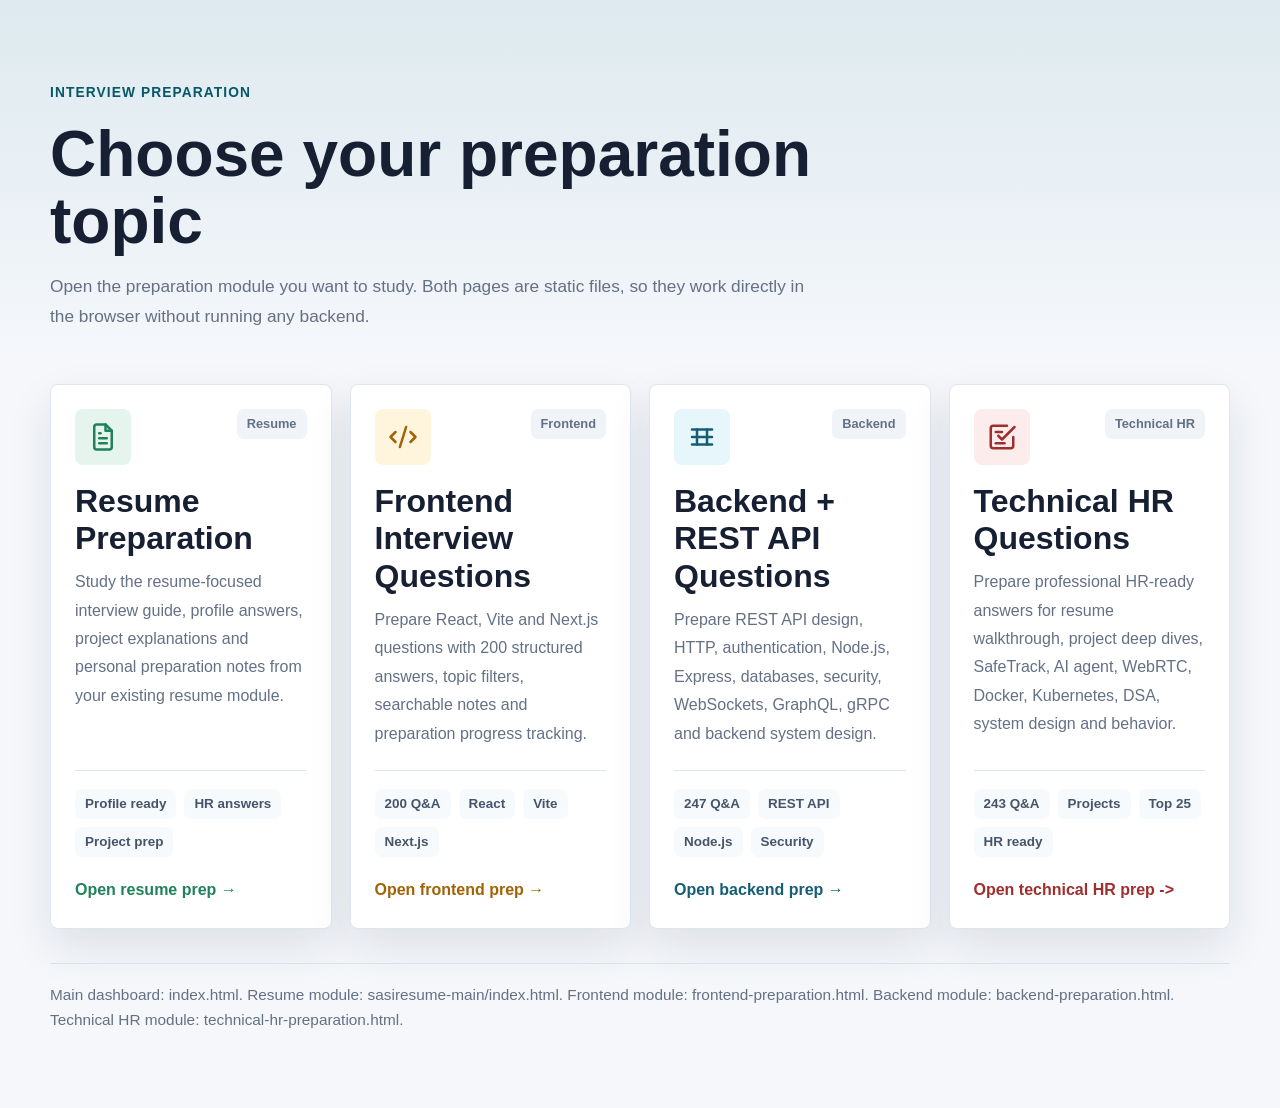
<file: index.html>
<!DOCTYPE html>
<html lang="en">
<head>
  <meta charset="UTF-8">
  <meta name="viewport" content="width=device-width, initial-scale=1.0">
  <title>Interview Preparation Hub</title>
  <style>
    :root {
      --bg: #f5f7fb;
      --panel: #ffffff;
      --ink: #172033;
      --muted: #647084;
      --line: #dfe5ef;
      --accent: #0b7285;
      --accent-dark: #075766;
      --green: #20825a;
      --gold: #a26205;
      --blue: #155e75;
      --rose: #9f2f2f;
      --shadow: 0 18px 44px rgba(23, 32, 51, 0.1);
    }

    * {
      box-sizing: border-box;
    }

    body {
      margin: 0;
      min-height: 100vh;
      background:
        linear-gradient(180deg, rgba(11, 114, 133, 0.1), transparent 360px),
        var(--bg);
      color: var(--ink);
      font-family: "Segoe UI", Roboto, "Helvetica Neue", Arial, ui-sans-serif, system-ui, sans-serif;
      font-size: 16px;
      line-height: 1.65;
      text-rendering: optimizeLegibility;
      -webkit-font-smoothing: antialiased;
    }

    ::selection {
      background: rgba(11, 114, 133, 0.18);
    }

    a {
      color: inherit;
    }

    .page {
      width: min(1180px, calc(100% - 32px));
      margin: 0 auto;
      padding: 46px 0 60px;
    }

    .hero {
      display: grid;
      gap: 16px;
      padding: 36px 0 28px;
    }

    .eyebrow {
      margin: 0;
      color: var(--accent-dark);
      font-size: 0.86rem;
      font-weight: 800;
      letter-spacing: 0.08em;
      text-transform: uppercase;
    }

    h1 {
      max-width: 860px;
      margin: 0;
      font-size: clamp(2.2rem, 5vw, 4.8rem);
      line-height: 1.05;
      letter-spacing: 0;
    }

    .hero p:not(.eyebrow) {
      max-width: 760px;
      margin: 0;
      color: var(--muted);
      font-size: 1.08rem;
      line-height: 1.75;
    }

    .grid {
      display: grid;
      grid-template-columns: repeat(auto-fit, minmax(260px, 1fr));
      gap: 18px;
      margin-top: 24px;
    }

    .topic-card {
      display: grid;
      grid-template-rows: auto 1fr auto;
      min-height: 320px;
      padding: 24px;
      border: 1px solid var(--line);
      border-radius: 8px;
      background: var(--panel);
      box-shadow: var(--shadow);
      text-decoration: none;
      transition: transform 0.18s ease, border-color 0.18s ease, box-shadow 0.18s ease;
    }

    .topic-card:hover,
    .topic-card:focus-visible {
      border-color: var(--accent);
      box-shadow: 0 22px 52px rgba(11, 114, 133, 0.16);
      transform: translateY(-3px);
      outline: none;
    }

    .topic-card__top {
      display: flex;
      justify-content: space-between;
      gap: 14px;
      align-items: flex-start;
      margin-bottom: 18px;
    }

    .icon {
      display: grid;
      place-items: center;
      width: 56px;
      height: 56px;
      border-radius: 8px;
      background: #e6f7fa;
      color: var(--accent-dark);
      flex: 0 0 auto;
    }

    .icon svg {
      width: 30px;
      height: 30px;
      fill: none;
      stroke: currentColor;
      stroke-width: 2;
      stroke-linecap: round;
      stroke-linejoin: round;
    }

    .badge {
      min-height: 30px;
      padding: 4px 10px;
      border-radius: 7px;
      background: #f0f4f9;
      color: var(--muted);
      font-size: 0.8rem;
      font-weight: 800;
      white-space: nowrap;
    }

    .topic-card h2 {
      margin: 0 0 10px;
      font-size: clamp(1.45rem, 3vw, 2rem);
      line-height: 1.18;
    }

    .topic-card p {
      margin: 0;
      max-width: 58ch;
      color: var(--muted);
      font-size: 1rem;
      line-height: 1.78;
    }

    .meta {
      display: flex;
      flex-wrap: wrap;
      gap: 8px;
      margin-top: 22px;
      padding-top: 18px;
      border-top: 1px solid var(--line);
    }

    .meta span {
      min-height: 30px;
      padding: 4px 10px;
      border-radius: 7px;
      background: #f7fafc;
      color: #46546a;
      font-size: 0.84rem;
      font-weight: 750;
    }

    .topic-card--resume .icon {
      background: #e6f4ee;
      color: var(--green);
    }

    .topic-card--resume:hover,
    .topic-card--resume:focus-visible {
      border-color: var(--green);
      box-shadow: 0 22px 52px rgba(32, 130, 90, 0.15);
    }

    .topic-card--frontend .icon {
      background: #fff5dc;
      color: var(--gold);
    }

    .topic-card--frontend:hover,
    .topic-card--frontend:focus-visible {
      border-color: var(--gold);
      box-shadow: 0 22px 52px rgba(162, 98, 5, 0.14);
    }

    .topic-card--backend .icon {
      background: #e6f6fb;
      color: var(--blue);
    }

    .topic-card--backend:hover,
    .topic-card--backend:focus-visible {
      border-color: var(--blue);
      box-shadow: 0 22px 52px rgba(21, 94, 117, 0.15);
    }

    .topic-card--technical-hr .icon {
      background: #fdecec;
      color: var(--rose);
    }

    .topic-card--technical-hr:hover,
    .topic-card--technical-hr:focus-visible {
      border-color: var(--rose);
      box-shadow: 0 22px 52px rgba(159, 47, 47, 0.14);
    }

    .arrow {
      display: inline-flex;
      align-items: center;
      gap: 8px;
      margin-top: 20px;
      color: var(--accent-dark);
      font-weight: 850;
    }

    .topic-card--resume .arrow {
      color: var(--green);
    }

    .topic-card--frontend .arrow {
      color: var(--gold);
    }

    .topic-card--backend .arrow {
      color: var(--blue);
    }

    .topic-card--technical-hr .arrow {
      color: var(--rose);
    }

    .footer {
      margin-top: 34px;
      padding-top: 18px;
      border-top: 1px solid var(--line);
      color: var(--muted);
      font-size: 0.96rem;
    }

    @media (max-width: 980px) {
      .grid {
        grid-template-columns: 1fr;
      }

      .topic-card {
        min-height: 250px;
      }
    }

    @media (max-width: 760px) {
      .page {
        width: min(100% - 24px, 620px);
        padding-top: 28px;
      }

      body {
        font-size: 16px;
        line-height: 1.72;
      }

      h1 {
        font-size: clamp(2rem, 11vw, 3rem);
        line-height: 1.1;
      }

      .hero {
        padding-top: 22px;
      }

      .topic-card {
        min-height: 0;
        padding: 20px;
      }

      .topic-card__top {
        margin-bottom: 14px;
      }

      .icon {
        width: 50px;
        height: 50px;
      }

      .meta span {
        min-height: 34px;
      }
    }
  </style>
</head>
<body>
  <main class="page">
    <section class="hero" aria-labelledby="page-title">
      <p class="eyebrow">Interview Preparation</p>
      <h1 id="page-title">Choose your preparation topic</h1>
      <p>
        Open the preparation module you want to study. Both pages are static files, so they work
        directly in the browser without running any backend.
      </p>
    </section>

    <section class="grid" aria-label="Preparation topics">
      <a class="topic-card topic-card--resume" href="sasiresume-main/index.html">
        <div class="topic-card__top">
          <div class="icon" aria-hidden="true">
            <svg viewBox="0 0 24 24">
              <path d="M14 2H7a2 2 0 0 0-2 2v16a2 2 0 0 0 2 2h10a2 2 0 0 0 2-2V7z"></path>
              <path d="M14 2v5h5"></path>
              <path d="M9 13h6"></path>
              <path d="M9 17h6"></path>
              <path d="M9 9h1"></path>
            </svg>
          </div>
          <span class="badge">Resume</span>
        </div>
        <div>
          <h2>Resume Preparation</h2>
          <p>
            Study the resume-focused interview guide, profile answers, project explanations and
            personal preparation notes from your existing resume module.
          </p>
        </div>
        <div>
          <div class="meta">
            <span>Profile ready</span>
            <span>HR answers</span>
            <span>Project prep</span>
          </div>
          <span class="arrow">Open resume prep →</span>
        </div>
      </a>

      <a class="topic-card topic-card--frontend" href="frontend-preparation.html">
        <div class="topic-card__top">
          <div class="icon" aria-hidden="true">
            <svg viewBox="0 0 24 24">
              <path d="m18 16 4-4-4-4"></path>
              <path d="m6 8-4 4 4 4"></path>
              <path d="m14.5 4-5 16"></path>
            </svg>
          </div>
          <span class="badge">Frontend</span>
        </div>
        <div>
          <h2>Frontend Interview Questions</h2>
          <p>
            Prepare React, Vite and Next.js questions with 200 structured answers, topic filters,
            searchable notes and preparation progress tracking.
          </p>
        </div>
        <div>
          <div class="meta">
            <span>200 Q&A</span>
            <span>React</span>
            <span>Vite</span>
            <span>Next.js</span>
          </div>
          <span class="arrow">Open frontend prep →</span>
        </div>
      </a>

      <a class="topic-card topic-card--backend" href="backend-preparation.html">
        <div class="topic-card__top">
          <div class="icon" aria-hidden="true">
            <svg viewBox="0 0 24 24">
              <path d="M4 6h16"></path>
              <path d="M4 12h16"></path>
              <path d="M4 18h16"></path>
              <path d="M8 6v12"></path>
              <path d="M16 6v12"></path>
            </svg>
          </div>
          <span class="badge">Backend</span>
        </div>
        <div>
          <h2>Backend + REST API Questions</h2>
          <p>
            Prepare REST API design, HTTP, authentication, Node.js, Express, databases,
            security, WebSockets, GraphQL, gRPC and backend system design.
          </p>
        </div>
        <div>
          <div class="meta">
            <span>247 Q&A</span>
            <span>REST API</span>
            <span>Node.js</span>
            <span>Security</span>
          </div>
          <span class="arrow">Open backend prep →</span>
        </div>
      </a>

      <a class="topic-card topic-card--technical-hr" href="technical-hr-preparation.html">
        <div class="topic-card__top">
          <div class="icon" aria-hidden="true">
            <svg viewBox="0 0 24 24">
              <path d="M9 11l3 3L22 4"></path>
              <path d="M21 12v7a2 2 0 0 1-2 2H5a2 2 0 0 1-2-2V5a2 2 0 0 1 2-2h11"></path>
              <path d="M7 8h5"></path>
              <path d="M7 17h7"></path>
            </svg>
          </div>
          <span class="badge">Technical HR</span>
        </div>
        <div>
          <h2>Technical HR Questions</h2>
          <p>
            Prepare professional HR-ready answers for resume walkthrough, project deep dives,
            SafeTrack, AI agent, WebRTC, Docker, Kubernetes, DSA, system design and behavior.
          </p>
        </div>
        <div>
          <div class="meta">
            <span>243 Q&A</span>
            <span>Projects</span>
            <span>Top 25</span>
            <span>HR ready</span>
          </div>
          <span class="arrow">Open technical HR prep -&gt;</span>
        </div>
      </a>
    </section>

    <p class="footer">
      Main dashboard: index.html. Resume module: sasiresume-main/index.html. Frontend module:
      frontend-preparation.html. Backend module: backend-preparation.html. Technical HR module:
      technical-hr-preparation.html.
    </p>
  </main>
</body>
</html>
</file>
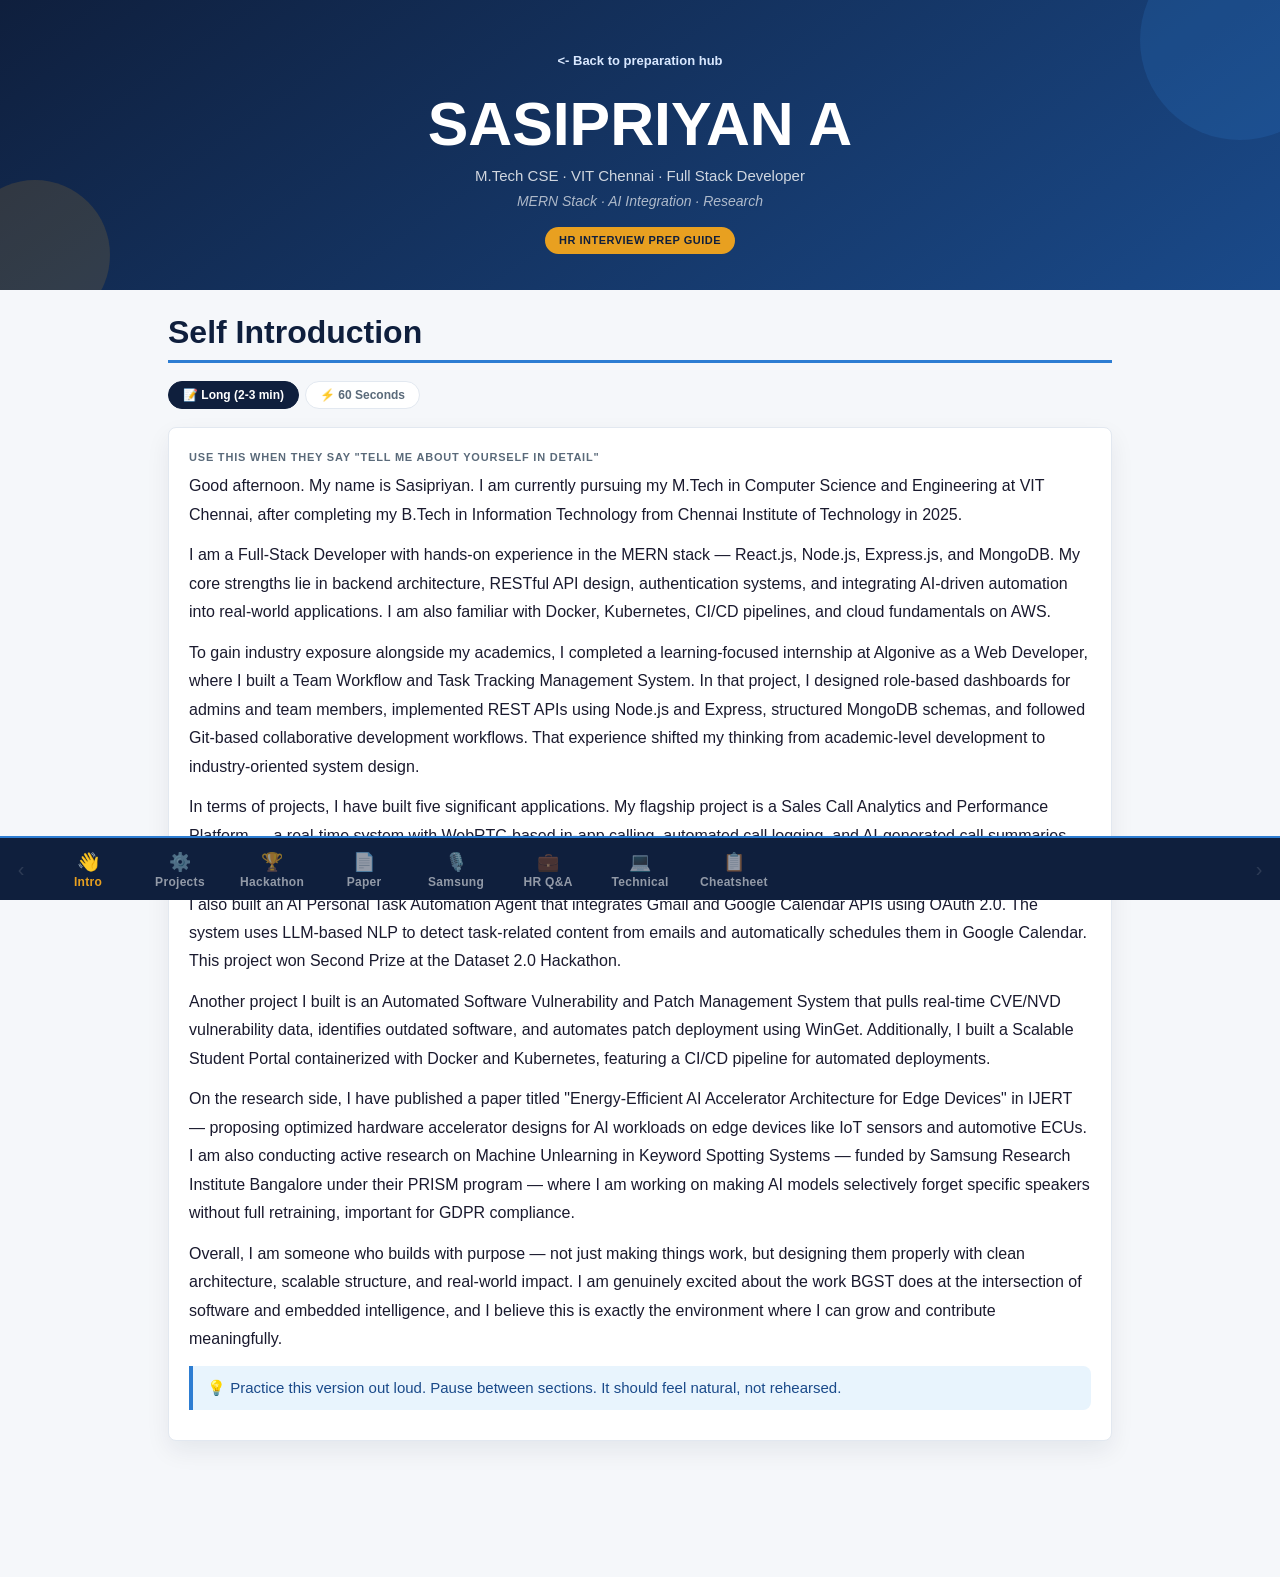
<file: sasiresume-main/index.html>
<!DOCTYPE html>
<html lang="en">
<head>
<meta charset="UTF-8">
<meta name="viewport" content="width=device-width, initial-scale=1.0">
<title>Sasipriyan — Interview Prep Guide</title>
<link href="https://fonts.googleapis.com/css2?family=Playfair+Display:wght@700;900&family=DM+Sans:wght@300;400;500;600&display=swap" rel="stylesheet">
<style>
  :root {
    --navy: #0f1f3d;
    --blue: #1a4a8a;
    --accent: #2d7dd2;
    --gold: #e8a020;
    --green: #1a7a4a;
    --green-light: #d4f0e0;
    --orange: #c45c00;
    --orange-light: #fef0e0;
    --red: #a0220a;
    --bg: #f5f7fa;
    --card: #ffffff;
    --text: #1a1a2e;
    --muted: #5a6a7a;
    --border: #e2e8f0;
    --tip-bg: #e8f4fd;
    --tip-border: #2d7dd2;
  }

  * { box-sizing: border-box; margin: 0; padding: 0; }

  body {
    font-family: 'DM Sans', sans-serif;
    background: var(--bg);
    color: var(--text);
    font-size: 15px;
    line-height: 1.7;
    padding-bottom: 100px;
  }

  /* ── HEADER ── */
  .hero {
    background: linear-gradient(145deg, var(--navy) 0%, var(--blue) 100%);
    color: white;
    padding: 40px 20px 32px;
    text-align: center;
    position: relative;
    overflow: hidden;
  }
  .hero::before {
    content: '';
    position: absolute;
    top: -60px; right: -60px;
    width: 200px; height: 200px;
    border-radius: 50%;
    background: rgba(45,125,210,0.2);
  }
  .hero::after {
    content: '';
    position: absolute;
    bottom: -40px; left: -40px;
    width: 150px; height: 150px;
    border-radius: 50%;
    background: rgba(232,160,32,0.15);
  }
  .hero h1 {
    font-family: 'Playfair Display', serif;
    font-size: 28px;
    font-weight: 900;
    letter-spacing: 1px;
    margin-bottom: 6px;
  }
  .hero .subtitle {
    font-size: 13px;
    opacity: 0.8;
    margin-bottom: 4px;
  }
  .hero .tagline {
    font-size: 12px;
    opacity: 0.65;
    font-style: italic;
  }
  .hero-badge {
    display: inline-block;
    background: var(--gold);
    color: var(--navy);
    font-weight: 600;
    font-size: 11px;
    padding: 4px 14px;
    border-radius: 20px;
    margin-top: 14px;
    letter-spacing: 0.5px;
  }

  .back-link {
    position: relative;
    z-index: 1;
    display: inline-flex;
    min-height: 34px;
    align-items: center;
    margin-bottom: 14px;
    color: #d9e8ff;
    font-size: 13px;
    font-weight: 700;
    text-decoration: none;
  }

  .back-link:hover {
    color: #ffffff;
  }

  /* ── BOTTOM NAV WRAPPER ── */
  .nav-scroll-wrap {
    position: fixed;
    bottom: 0; left: 0; right: 0;
    display: flex;
    align-items: stretch;
    background: var(--navy);
    border-top: 2px solid var(--accent);
    z-index: 100;
  }
  .nav-arrow-btn {
    flex: 0 0 auto;
    width: 30px;
    background: var(--navy);
    color: rgba(255,255,255,0.5);
    border: none;
    font-size: 20px;
    cursor: pointer;
    display: flex;
    align-items: center;
    justify-content: center;
    transition: all 0.2s;
    padding: 0;
    line-height: 1;
  }
  .nav-arrow-btn:hover { color: var(--gold); background: rgba(255,255,255,0.07); }

  /* ── BOTTOM NAV ── */
  .bottom-nav {
    flex: 1;
    background: var(--navy);
    display: flex;
    overflow-x: auto;
    -webkit-overflow-scrolling: touch;
    scrollbar-width: none;
    scroll-behavior: smooth;
  }
  .bottom-nav::-webkit-scrollbar { display: none; }
  .nav-btn {
    flex: 0 0 auto;
    padding: 10px 16px 8px;
    color: rgba(255,255,255,0.55);
    font-size: 10px;
    font-weight: 500;
    text-align: center;
    cursor: pointer;
    border: none;
    background: none;
    transition: all 0.2s;
    white-space: nowrap;
    letter-spacing: 0.3px;
  }
  .nav-btn .nav-icon { font-size: 16px; display: block; margin-bottom: 2px; }
  .nav-btn.active, .nav-btn:hover { color: var(--gold); }
  .nav-btn.active { border-top: 2px solid var(--gold); margin-top: -2px; }

  /* ── SECTIONS ── */
  .section {
    display: none;
    padding: 16px;
    animation: fadeIn 0.3s ease;
  }
  .section.active { display: block; }
  @keyframes fadeIn { from { opacity: 0; transform: translateY(8px); } to { opacity: 1; transform: translateY(0); } }

  /* ── SECTION TITLE ── */
  .section-title {
    font-family: 'Playfair Display', serif;
    font-size: 20px;
    font-weight: 700;
    color: var(--navy);
    padding-bottom: 8px;
    border-bottom: 3px solid var(--accent);
    margin-bottom: 18px;
  }

  /* ── CARD ── */
  .card {
    background: var(--card);
    border-radius: 12px;
    padding: 18px;
    margin-bottom: 14px;
    box-shadow: 0 2px 8px rgba(0,0,0,0.06);
    border: 1px solid var(--border);
  }
  .card-title {
    font-size: 14px;
    font-weight: 600;
    color: var(--navy);
    margin-bottom: 10px;
    display: flex;
    align-items: center;
    gap: 8px;
  }
  .card-title .badge {
    font-size: 10px;
    background: var(--accent);
    color: white;
    padding: 2px 8px;
    border-radius: 10px;
    font-weight: 500;
  }
  .card-title .badge-gold {
    background: var(--gold);
    color: var(--navy);
  }

  /* ── Q&A STYLE ── */
  .question {
    background: var(--orange-light);
    border-left: 4px solid var(--orange);
    border-radius: 0 8px 8px 0;
    padding: 10px 14px;
    margin: 14px 0 8px;
    font-size: 14px;
    font-weight: 600;
    color: var(--orange);
  }
  .answer {
    font-size: 14px;
    color: var(--text);
    line-height: 1.75;
    margin-bottom: 6px;
  }
  .answer p { margin-bottom: 10px; }

  /* ── TIP BOX ── */
  .tip {
    background: var(--tip-bg);
    border-left: 4px solid var(--tip-border);
    border-radius: 0 8px 8px 0;
    padding: 10px 14px;
    font-size: 13px;
    color: var(--blue);
    margin: 10px 0;
    font-weight: 500;
  }

  /* ── INTRO LABEL ── */
  .intro-label {
    font-size: 11px;
    font-weight: 600;
    color: var(--muted);
    text-transform: uppercase;
    letter-spacing: 0.8px;
    margin-bottom: 6px;
  }
  .intro-text {
    font-size: 14.5px;
    line-height: 1.8;
    color: var(--text);
  }
  .intro-text p { margin-bottom: 12px; }

  /* ── BULLET LIST ── */
  .bullet-list {
    list-style: none;
    padding: 0;
    margin: 8px 0;
  }
  .bullet-list li {
    padding: 6px 0 6px 20px;
    position: relative;
    font-size: 14px;
    color: var(--text);
    border-bottom: 1px solid var(--border);
  }
  .bullet-list li:last-child { border-bottom: none; }
  .bullet-list li::before {
    content: '▸';
    position: absolute;
    left: 0;
    color: var(--accent);
    font-size: 12px;
    top: 7px;
  }

  /* ── TECH STACK TAG ── */
  .tech-tags { display: flex; flex-wrap: wrap; gap: 6px; margin-top: 10px; }
  .tag {
    background: #eef4ff;
    color: var(--blue);
    font-size: 11px;
    font-weight: 600;
    padding: 3px 10px;
    border-radius: 20px;
    border: 1px solid #c8d8f0;
  }

  /* ── ARCHITECTURE LINE ── */
  .arch {
    background: var(--navy);
    color: #7dd3fc;
    font-size: 12px;
    padding: 10px 14px;
    border-radius: 8px;
    font-family: monospace;
    margin: 10px 0;
    line-height: 1.8;
    word-break: break-word;
  }

  /* ── STAGE BLOCK ── */
  .stage {
    border-left: 3px solid var(--accent);
    padding-left: 14px;
    margin: 14px 0;
  }
  .stage-label {
    font-size: 11px;
    font-weight: 700;
    color: var(--accent);
    text-transform: uppercase;
    letter-spacing: 0.8px;
    margin-bottom: 4px;
  }
  .stage-title {
    font-size: 15px;
    font-weight: 600;
    color: var(--navy);
    margin-bottom: 6px;
  }
  .stage-body {
    font-size: 14px;
    color: var(--text);
    line-height: 1.75;
  }

  /* ── RESULT TABLE ── */
  .result-table { width: 100%; border-collapse: collapse; margin: 10px 0; font-size: 12px; }
  .result-table th {
    background: var(--navy);
    color: white;
    padding: 8px 6px;
    text-align: left;
    font-weight: 600;
  }
  .result-table td {
    padding: 7px 6px;
    border-bottom: 1px solid var(--border);
    vertical-align: top;
  }
  .result-table tr:nth-child(even) td { background: #f8fafc; }
  .result-table tr.winner td { background: #d4f0e0; font-weight: 600; }
  .win-badge { color: var(--green); font-weight: 700; }
  .zero { color: var(--green); font-weight: 700; }
  .partial { color: var(--orange); }

  /* ── CHEAT SHEET ── */
  .cheat-item {
    display: flex;
    gap: 10px;
    padding: 8px 0;
    border-bottom: 1px solid var(--border);
    font-size: 14px;
  }
  .cheat-item:last-child { border-bottom: none; }
  .cheat-key { font-weight: 600; color: var(--navy); min-width: 80px; font-size: 12px; }
  .cheat-val { color: var(--text); }

  /* ── SECTION TABS (internal) ── */
  .sub-tabs { display: flex; gap: 6px; margin-bottom: 14px; overflow-x: auto; padding-bottom: 4px; }
  .sub-tab {
    flex: 0 0 auto;
    padding: 6px 14px;
    border-radius: 20px;
    font-size: 12px;
    font-weight: 600;
    cursor: pointer;
    background: white;
    border: 1.5px solid var(--border);
    color: var(--muted);
    transition: all 0.2s;
    white-space: nowrap;
  }
  .sub-tab.active { background: var(--navy); color: white; border-color: var(--navy); }

  .sub-section { display: none; }
  .sub-section.active { display: block; }

  /* ── STAR METHOD ── */
  .star-row {
    display: flex;
    gap: 10px;
    margin-bottom: 10px;
    align-items: flex-start;
  }
  .star-label {
    flex: 0 0 auto;
    width: 28px; height: 28px;
    background: var(--accent);
    color: white;
    border-radius: 50%;
    display: flex; align-items: center; justify-content: center;
    font-size: 11px;
    font-weight: 700;
  }
  .star-content { font-size: 14px; line-height: 1.7; }
  .star-letter { font-weight: 700; color: var(--accent); }

  /* ── CLOSING BOX ── */
  .closing-box {
    background: linear-gradient(135deg, var(--navy) 0%, var(--blue) 100%);
    color: white;
    border-radius: 12px;
    padding: 20px;
    text-align: center;
    margin-top: 20px;
  }
  .closing-box p { font-size: 14px; line-height: 1.7; opacity: 0.9; }
  .closing-box .big-text {
    font-family: 'Playfair Display', serif;
    font-size: 18px;
    font-weight: 700;
    margin-bottom: 8px;
  }

  /* ── DIVIDER ── */
  .divider { height: 1px; background: var(--border); margin: 16px 0; }

  /* ── PRIZE BADGE ── */
  .prize { display: inline-flex; align-items: center; gap: 6px; background: #fef9e7; border: 1.5px solid var(--gold); color: var(--orange); font-size: 12px; font-weight: 700; padding: 4px 12px; border-radius: 20px; margin-bottom: 10px; }

  /* ── PAPER BADGE ── */
  .paper-badge { background: #eef4ff; border: 1.5px solid var(--accent); color: var(--blue); font-size: 11px; font-weight: 600; padding: 4px 12px; border-radius: 20px; display: inline-block; margin-bottom: 10px; }

  /* ── INLINE CODE ── */
  code { background: #eef4ff; padding: 1px 6px; border-radius: 4px; font-family: monospace; font-size: 12px; color: var(--blue); }

  /* Readability + responsive refresh */
  ::selection { background: rgba(45,125,210,0.18); }

  body {
    font-family: "Segoe UI", Roboto, "Helvetica Neue", Arial, sans-serif;
    font-size: 16px;
    line-height: 1.72;
    text-rendering: optimizeLegibility;
    -webkit-font-smoothing: antialiased;
  }

  .hero {
    padding: 44px 20px 36px;
  }

  .hero h1 {
    font-family: "Segoe UI", Roboto, "Helvetica Neue", Arial, sans-serif;
    font-size: clamp(2rem, 5vw, 3.8rem);
    line-height: 1.08;
    letter-spacing: 0;
  }

  .hero .subtitle {
    font-size: 15px;
    line-height: 1.55;
  }

  .hero .tagline {
    font-size: 14px;
    line-height: 1.55;
  }

  .section {
    width: min(980px, 100%);
    margin: 0 auto;
    padding: 22px 18px;
  }

  .section-title {
    font-family: "Segoe UI", Roboto, "Helvetica Neue", Arial, sans-serif;
    font-size: clamp(1.35rem, 3vw, 2rem);
    line-height: 1.25;
    letter-spacing: 0;
  }

  .card {
    border-radius: 8px;
    padding: 20px;
    box-shadow: 0 10px 24px rgba(15,31,61,0.07);
  }

  .card-title {
    font-size: 16px;
    line-height: 1.45;
    flex-wrap: wrap;
  }

  .question {
    font-size: 15px;
    line-height: 1.55;
  }

  .answer,
  .intro-text,
  .stage-body,
  .bullet-list li,
  .cheat-item {
    font-size: 16px;
    line-height: 1.78;
  }

  .tip {
    font-size: 15px;
    line-height: 1.65;
  }

  .tag,
  .paper-badge,
  .prize {
    border-radius: 8px;
    line-height: 1.45;
  }

  .result-table {
    font-size: 14px;
    line-height: 1.55;
  }

  .result-table th,
  .result-table td {
    padding: 10px 8px;
  }

  .nav-scroll-wrap {
    min-height: 64px;
  }

  .nav-arrow-btn {
    width: 42px;
    min-height: 58px;
  }

  .nav-btn {
    min-width: 92px;
    min-height: 58px;
    padding: 10px 14px 9px;
    font-size: 12px;
    font-weight: 700;
  }

  .nav-btn .nav-icon {
    font-size: 18px;
  }

  @media (max-width: 760px) {
    body {
      font-size: 16px;
      line-height: 1.74;
      padding-bottom: 86px;
    }

    .hero {
      padding: 34px 16px 28px;
      text-align: left;
    }

    .hero h1 {
      font-size: clamp(2rem, 11vw, 3rem);
      line-height: 1.1;
    }

    .hero-badge {
      border-radius: 8px;
    }

    .section {
      padding: 18px 12px;
    }

    .card {
      padding: 16px;
      margin-bottom: 12px;
    }

    .question {
      padding: 11px 12px;
      margin-top: 12px;
    }

    .sub-tabs {
      gap: 8px;
      padding-bottom: 8px;
    }

    .sub-tab {
      min-height: 42px;
      border-radius: 8px;
      font-size: 13px;
    }

    .result-table {
      display: block;
      overflow-x: auto;
      white-space: nowrap;
      border: 1px solid var(--border);
      border-radius: 8px;
    }

    .cheat-item,
    .star-row {
      flex-direction: column;
      gap: 6px;
    }

    .cheat-key {
      min-width: 0;
      font-size: 13px;
    }

    .nav-scroll-wrap {
      min-height: 70px;
    }

    .nav-arrow-btn {
      display: none;
    }

    .bottom-nav {
      padding: 0 8px;
      gap: 4px;
    }

    .nav-btn {
      min-width: 82px;
      min-height: 66px;
      padding: 9px 10px 8px;
      border-radius: 8px 8px 0 0;
      font-size: 11px;
    }

    .top-btn {
      bottom: 82px;
      right: 12px;
    }
  }

  /* ── SCROLL TO TOP ── */
  .top-btn {
    position: fixed;
    bottom: 70px; right: 16px;
    width: 36px; height: 36px;
    background: var(--accent);
    color: white;
    border: none;
    border-radius: 50%;
    font-size: 16px;
    cursor: pointer;
    display: none;
    align-items: center;
    justify-content: center;
    box-shadow: 0 2px 8px rgba(0,0,0,0.2);
    z-index: 99;
  }

  .top-btn {
    width: 44px;
    height: 44px;
    border-radius: 8px;
  }

  @media (max-width: 760px) {
    .top-btn {
      bottom: 82px;
      right: 12px;
    }
  }
</style>
</head>
<body>

<!-- HERO -->
<div class="hero">
  <a class="back-link" href="../index.html">&lt;- Back to preparation hub</a>
  <h1>SASIPRIYAN A</h1>
  <p class="subtitle">M.Tech CSE · VIT Chennai · Full Stack Developer</p>
  <p class="tagline">MERN Stack · AI Integration · Research</p>
  <span class="hero-badge">HR INTERVIEW PREP GUIDE</span>
</div>

<!-- BOTTOM NAV -->
<div class="nav-scroll-wrap">
  <button class="nav-arrow-btn" id="navLeft" onclick="scrollNav(-1)">&#8249;</button>
  <nav class="bottom-nav" id="bottomNav">
    <button class="nav-btn active" onclick="showSection('intro')"><span class="nav-icon">👋</span>Intro</button>
    <button class="nav-btn" onclick="showSection('projects')"><span class="nav-icon">⚙️</span>Projects</button>
    <button class="nav-btn" onclick="showSection('hackathon')"><span class="nav-icon">🏆</span>Hackathon</button>
    <button class="nav-btn" onclick="showSection('paper')"><span class="nav-icon">📄</span>Paper</button>
    <button class="nav-btn" onclick="showSection('samsung')"><span class="nav-icon">🎙️</span>Samsung</button>
    <button class="nav-btn" onclick="showSection('hr')"><span class="nav-icon">💼</span>HR Q&A</button>
    <button class="nav-btn" onclick="showSection('tech')"><span class="nav-icon">💻</span>Technical</button>
    <button class="nav-btn" onclick="showSection('cheat')"><span class="nav-icon">📋</span>Cheatsheet</button>
  </nav>
  <button class="nav-arrow-btn" id="navRight" onclick="scrollNav(1)">&#8250;</button>
</div>

<button class="top-btn" id="topBtn" onclick="window.scrollTo({top:0,behavior:'smooth'})">↑</button>

<!-- ════════════════════════════════════════ -->
<!-- SECTION: INTRO -->
<!-- ════════════════════════════════════════ -->
<div id="intro" class="section active">
  <h2 class="section-title">Self Introduction</h2>

  <div class="sub-tabs">
    <button class="sub-tab active" onclick="showSub('intro','long')">📝 Long (2-3 min)</button>
    <button class="sub-tab" onclick="showSub('intro','short')">⚡ 60 Seconds</button>
  </div>

  <!-- Long Intro -->
  <div id="intro-long" class="sub-section active">
    <div class="card">
      <div class="intro-label">Use this when they say "Tell me about yourself in detail"</div>
      <div class="intro-text">
        <p>Good afternoon. My name is Sasipriyan. I am currently pursuing my M.Tech in Computer Science and Engineering at VIT Chennai, after completing my B.Tech in Information Technology from Chennai Institute of Technology in 2025.</p>
        <p>I am a Full-Stack Developer with hands-on experience in the MERN stack — React.js, Node.js, Express.js, and MongoDB. My core strengths lie in backend architecture, RESTful API design, authentication systems, and integrating AI-driven automation into real-world applications. I am also familiar with Docker, Kubernetes, CI/CD pipelines, and cloud fundamentals on AWS.</p>
        <p>To gain industry exposure alongside my academics, I completed a learning-focused internship at Algonive as a Web Developer, where I built a Team Workflow and Task Tracking Management System. In that project, I designed role-based dashboards for admins and team members, implemented REST APIs using Node.js and Express, structured MongoDB schemas, and followed Git-based collaborative development workflows. That experience shifted my thinking from academic-level development to industry-oriented system design.</p>
        <p>In terms of projects, I have built five significant applications. My flagship project is a Sales Call Analytics and Performance Platform — a real-time system with WebRTC-based in-app calling, automated call logging, and AI-generated call summaries powered by LLM APIs. This is the same system that won me First Prize at the HackCrate Hackathon.</p>
        <p>I also built an AI Personal Task Automation Agent that integrates Gmail and Google Calendar APIs using OAuth 2.0. The system uses LLM-based NLP to detect task-related content from emails and automatically schedules them in Google Calendar. This project won Second Prize at the Dataset 2.0 Hackathon.</p>
        <p>Another project I built is an Automated Software Vulnerability and Patch Management System that pulls real-time CVE/NVD vulnerability data, identifies outdated software, and automates patch deployment using WinGet. Additionally, I built a Scalable Student Portal containerized with Docker and Kubernetes, featuring a CI/CD pipeline for automated deployments.</p>
        <p>On the research side, I have published a paper titled "Energy-Efficient AI Accelerator Architecture for Edge Devices" in IJERT — proposing optimized hardware accelerator designs for AI workloads on edge devices like IoT sensors and automotive ECUs. I am also conducting active research on Machine Unlearning in Keyword Spotting Systems — funded by Samsung Research Institute Bangalore under their PRISM program — where I am working on making AI models selectively forget specific speakers without full retraining, important for GDPR compliance.</p>
        <p>Overall, I am someone who builds with purpose — not just making things work, but designing them properly with clean architecture, scalable structure, and real-world impact. I am genuinely excited about the work BGST does at the intersection of software and embedded intelligence, and I believe this is exactly the environment where I can grow and contribute meaningfully.</p>
      </div>
      <div class="tip">💡 Practice this version out loud. Pause between sections. It should feel natural, not rehearsed.</div>
    </div>
  </div>

  <!-- 60 Second Intro -->
  <div id="intro-short" class="sub-section">
    <div class="card">
      <div class="intro-label">Use this for first impression or quick introduction</div>
      <div class="intro-text">
        <p>Good afternoon. My name is Sasipriyan. I am pursuing my M.Tech in Computer Science at VIT Chennai, after completing B.Tech in Information Technology from Chennai Institute of Technology.</p>
        <p>I am a Full-Stack Developer specializing in React.js, Node.js, Express, and MongoDB, with a focus on backend architecture, REST APIs, authentication systems, and AI-driven automation.</p>
        <p>I completed an internship at Algonive where I built a Team Workflow and Task Tracking System. My key projects include an AI-powered task automation system using Gmail and Calendar APIs, a real-time Sales Call Analytics Platform with WebRTC and LLM integration, and an Automated Vulnerability Management System.</p>
        <p>I have won First Prize at HackCrate Hackathon for my Sales Analytics Platform, Second Prize at Dataset 2.0 for an AI Task Automation Agent, and published a research paper in IJERT on Energy-Efficient AI Accelerator Architecture for Edge Devices. I am also actively researching Machine Unlearning in Speech Recognition systems under Samsung's PRISM program.</p>
        <p>Overall, I am passionate about building scalable, efficient systems that combine strong engineering fundamentals with intelligent automation — and I am excited about the opportunity at BGST.</p>
      </div>
      <div class="tip">💡 60 seconds. Eye contact with camera. Smile. End with energy. Don't rush the last line.</div>
    </div>
  </div>
</div>

<!-- ════════════════════════════════════════ -->
<!-- SECTION: PROJECTS -->
<!-- ════════════════════════════════════════ -->
<div id="projects" class="section">
  <h2 class="section-title">Project Explanations</h2>

  <div class="sub-tabs">
    <button class="sub-tab active" onclick="showSub('projects','p1')">P1 Sales</button>
    <button class="sub-tab" onclick="showSub('projects','p2')">P2 AI Agent</button>
    <button class="sub-tab" onclick="showSub('projects','p3')">P3 Vuln</button>
    <button class="sub-tab" onclick="showSub('projects','p4')">P4 Portal</button>
    <button class="sub-tab" onclick="showSub('projects','p5')">P5 Unlearn</button>
  </div>

  <!-- P1 -->
  <div id="projects-p1" class="sub-section active">
    <div class="card">
      <div class="card-title">Sales Call Analytics & Performance Platform <span class="badge badge-gold">★ Flagship</span></div>
      <div class="prize">🏆 First Prize — HackCrate Hackathon</div>

      <div class="question">Problem Statement</div>
      <div class="answer">Sales teams had no centralized system to track calls, manage leads, analyze performance, or get AI-powered insights from conversations. Everything was manual, slow, and scattered.</div>

      <div class="question">What I Built</div>
      <ul class="bullet-list">
        <li>WebRTC-based in-app calling between sales reps and clients</li>
        <li>Automated call logging after every session</li>
        <li>LLM API integration to auto-generate structured call summaries</li>
        <li>Analytics dashboard in React.js for managers</li>
        <li>Lead assignment system for distributed sales workflows</li>
      </ul>

      <div class="question">Architecture</div>
      <div class="arch">React Frontend → Node.js + Express Backend<br>→ WebRTC Signaling Layer<br>→ MongoDB (Calls, Leads, Users)<br>→ LLM API for Summarization</div>

      <div class="question">My Exact Role</div>
      <ul class="bullet-list">
        <li>Designed complete backend architecture and REST API structure</li>
        <li>Built WebRTC signaling layer for peer-to-peer real-time communication</li>
        <li>Structured MongoDB schemas with proper indexing</li>
        <li>Integrated LLM API with structured prompts for call summaries</li>
        <li>Used async design so WebRTC and LLM ran independently without blocking</li>
      </ul>

      <div class="question">Key Challenge</div>
      <div class="answer">Integrating WebRTC and LLM API simultaneously without latency issues. I built them as two independent async streams and merged output post-call.</div>

      <div class="question">Impact</div>
      <div class="answer">Centralized sales operations, improved accountability, and gave managers AI-powered insights without manual review of calls.</div>

      <div class="tech-tags">
        <span class="tag">React.js</span><span class="tag">Node.js</span><span class="tag">Express.js</span>
        <span class="tag">MongoDB</span><span class="tag">WebRTC</span><span class="tag">LLM API</span><span class="tag">REST APIs</span>
      </div>
      <div class="tip">💡 This is your strongest project. Use it when asked to explain one project deeply.</div>
    </div>
  </div>

  <!-- P2 -->
  <div id="projects-p2" class="sub-section">
    <div class="card">
      <div class="card-title">AI Personal Task Automation Agent</div>
      <div class="prize">🥈 Second Prize — Dataset 2.0 Hackathon</div>

      <div class="question">Problem Statement</div>
      <div class="answer">People receive many emails containing tasks but manually reading, extracting, and scheduling them is time-consuming and error-prone.</div>

      <div class="question">What I Built</div>
      <ul class="bullet-list">
        <li>Users authenticate securely using OAuth 2.0 with Google</li>
        <li>Gmail API fetches emails from the user's inbox</li>
        <li>LLM-based NLP processes email content to detect task-related items</li>
        <li>Google Calendar API automatically creates events for detected tasks</li>
        <li>All processed tasks and logs stored in MongoDB for tracking</li>
      </ul>

      <div class="question">Architecture</div>
      <div class="arch">React Frontend → Node.js + Express REST APIs<br>→ OAuth 2.0 Auth → Gmail API<br>→ LLM NLP Processing<br>→ Google Calendar API → MongoDB</div>

      <div class="question">My Exact Role</div>
      <ul class="bullet-list">
        <li>Designed backend API structure and OAuth 2.0 authentication flow</li>
        <li>Integrated Gmail API for secure email fetching</li>
        <li>Structured LLM prompts for accurate task detection</li>
        <li>Built Google Calendar event creation with error handling</li>
        <li>Implemented secure token refresh logic</li>
      </ul>

      <div class="question">Key Challenge</div>
      <div class="answer">Two challenges: (1) Handling OAuth 2.0 token refresh securely without re-authentication, and (2) Accurate NLP-based task extraction from unstructured email content without false positives.</div>

      <div class="tech-tags">
        <span class="tag">React.js</span><span class="tag">Node.js</span><span class="tag">OAuth 2.0</span>
        <span class="tag">Gmail API</span><span class="tag">Calendar API</span><span class="tag">LLM API</span><span class="tag">MongoDB</span>
      </div>
    </div>
  </div>

  <!-- P3 -->
  <div id="projects-p3" class="sub-section">
    <div class="card">
      <div class="card-title">Automated Vulnerability & Patch Management System</div>

      <div class="question">Problem Statement</div>
      <div class="answer">Organizations struggle to continuously monitor vulnerabilities and deploy patches before attackers exploit outdated software. Most processes are manual, slow, and reactive.</div>

      <div class="question">What I Built</div>
      <ul class="bullet-list">
        <li>Fetches real-time vulnerability data from CVE/NVD data sources</li>
        <li>Identifies outdated or vulnerable software versions on monitored systems</li>
        <li>Automates patch installation using WinGet — Windows package manager</li>
        <li>React.js dashboard for real-time visibility into vulnerability status</li>
        <li>Backend handles automation scripts and API coordination</li>
      </ul>

      <div class="question">Architecture</div>
      <div class="arch">React Dashboard → Node.js + Express Backend<br>→ CVE/NVD APIs → Automation Scripts<br>→ WinGet Patch Execution → MongoDB Logs</div>

      <div class="question">Key Challenge</div>
      <div class="answer">Accurately mapping CVE entries to installed software versions without false positives — the same software can have different naming formats across different CVE databases and system registries.</div>

      <div class="tech-tags">
        <span class="tag">React.js</span><span class="tag">Node.js</span><span class="tag">CVE/NVD</span>
        <span class="tag">WinGet</span><span class="tag">Automation Scripts</span><span class="tag">Git</span>
      </div>
    </div>
  </div>

  <!-- P4 -->
  <div id="projects-p4" class="sub-section">
    <div class="card">
      <div class="card-title">Scalable Student Portal — Docker, Kubernetes & CI/CD</div>

      <div class="question">What I Built</div>
      <ul class="bullet-list">
        <li>Containerized using Docker for consistent deployment and environment isolation</li>
        <li>Deployed on Kubernetes with load balancing — core modules stay accessible even during high-load failures in other services</li>
        <li>CI/CD pipeline to automate build, testing, and deployment cycles</li>
      </ul>

      <div class="question">Key Learning</div>
      <div class="answer">This project gave me hands-on experience with DevOps practices — how containerization, orchestration, and automated pipelines work together in production environments. Directly aligned with how software teams at companies like BGST build and deploy software.</div>

      <div class="tech-tags">
        <span class="tag">Docker</span><span class="tag">Kubernetes</span><span class="tag">CI/CD</span>
        <span class="tag">React.js</span><span class="tag">Node.js</span><span class="tag">OAuth 2.0</span>
      </div>
    </div>
  </div>

  <!-- P5 -->
  <div id="projects-p5" class="sub-section">
    <div class="card">
      <div class="card-title">Machine Unlearning in Keyword Spotting (Research)</div>
      <span class="paper-badge">Samsung PRISM Program · Project 26LAI01VITC</span>

      <div class="question">Problem Statement</div>
      <div class="answer">In trained speech recognition models, once a person's voice is learned, removing it requires full retraining — computationally expensive and impractical for privacy compliance under GDPR.</div>

      <div class="question">What I Am Researching</div>
      <ul class="bullet-list">
        <li>Train a Wav2Vec2-based speaker identification model on 40 speakers</li>
        <li>Apply multiple machine unlearning algorithms to selectively remove one speaker</li>
        <li>Evaluate using forgetting metrics vs utility retention metrics</li>
        <li>Stress-test unlearning boundaries under real-world noise conditions</li>
      </ul>

      <div class="question">Why It Matters</div>
      <div class="answer">GDPR gives users the right to have their data removed from AI systems. This research proves it can be done efficiently — without retraining the entire model — while preserving performance on all other users.</div>

      <div class="tech-tags">
        <span class="tag">Python</span><span class="tag">PyTorch</span><span class="tag">Wav2Vec2</span>
        <span class="tag">HuggingFace</span><span class="tag">Machine Unlearning</span><span class="tag">Speech Processing</span>
      </div>
      <div class="tip">💡 Say: "This is funded by Samsung Research Institute Bangalore under their PRISM program — it is active research completing May 2026."</div>
    </div>
  </div>
</div>

<!-- ════════════════════════════════════════ -->
<!-- SECTION: HACKATHON -->
<!-- ════════════════════════════════════════ -->
<div id="hackathon" class="section">
  <h2 class="section-title">Hackathon Wins</h2>

  <div class="card">
    <div class="prize">🏆 First Prize — HackCrate Hackathon</div>
    <div class="question">Tell me about the HackCrate Hackathon you won.</div>
    <div class="answer">
      <p>At HackCrate, I built a real-time Sales Call Tracking and Analytics Platform under a 24-hour deadline. The idea was to centralize sales operations by integrating lead assignment, WebRTC-based in-app calling, automated call logging, and AI-powered call summarization — all in one platform.</p>
      <p>I was responsible for the complete backend — specifically, building the WebRTC signaling layer for real-time communication and integrating LLM APIs for automated call summarization simultaneously.</p>
      <p>I solved the dual-integration challenge by breaking it into two independent async streams — built the WebRTC signaling layer first, then layered the LLM API integration with structured prompts on top. The two systems ran independently, ensuring neither blocked the other.</p>
      <p>The platform was fully functional at demo time — real-time calling, automated logging, and AI-generated insights. We won First Prize because our solution addressed a real business problem with a technically strong, fully functional implementation rather than just a prototype.</p>
    </div>
    <div class="tip">💡 Be specific about your individual role. Say: "I was responsible for backend architecture, WebRTC signaling, and LLM integration." Never say "we did everything together."</div>
  </div>

  <div class="card">
    <div class="prize">🥈 Second Prize — Dataset 2.0 Hackathon</div>
    <div class="question">Explain the AI Task Automation Agent you built at Dataset 2.0.</div>
    <div class="answer">
      <p>At Dataset 2.0, our team built an AI-powered Task Automation Agent that integrates Gmail and Google Calendar APIs. The system authenticates users via OAuth 2.0, fetches their emails, uses LLM-based NLP to detect tasks from email content, and automatically schedules them into Google Calendar.</p>
      <p>My specific role was backend API structuring, implementing the OAuth 2.0 authentication flow with token refresh handling, and integrating the LLM for accurate task extraction from unstructured email text.</p>
      <p>The key technical challenge was designing the token refresh mechanism without requiring users to re-authenticate, and prompting the LLM in a structured way to extract tasks accurately without false positives.</p>
    </div>
    <div class="tip">💡 Always connect hackathon wins to your project skills — they show you can deliver under pressure.</div>
  </div>

  <div class="card">
    <div class="question">How do you handle pressure and tight deadlines?</div>
    <div class="answer">I stay structured under pressure. I break down the problem into independent components, prioritize what delivers the most visible value first, and execute in focused blocks. My two hackathon wins — both under 24-hour deadlines — are the best evidence of this. In both cases I had to design, build, and demo fully working systems in a single day. Pressure sharpens my focus rather than breaking it.</div>
  </div>
</div>

<!-- ════════════════════════════════════════ -->
<!-- SECTION: PAPER -->
<!-- ════════════════════════════════════════ -->
<div id="paper" class="section">
  <h2 class="section-title">Research Paper</h2>

  <div class="card">
    <span class="paper-badge">IJERT · Vol. 15 Issue 01 · January 2026</span>
    <div class="card-title" style="margin-top:10px;">Energy-Efficient AI Accelerator Architecture for Edge Devices</div>

    <div class="stage">
      <div class="stage-label">Start Here — The Hook</div>
      <div class="stage-body">Think about a drone flying autonomously, a smart security camera detecting faces in real time, or a wearable fitness device monitoring your health. All of these devices need to run AI — but they run on tiny batteries, have very limited memory, and cannot afford to heat up. The question is: <strong>how do you run powerful AI on a device that has almost no resources?</strong> That is the exact problem our paper addresses.</div>
    </div>

    <div class="stage">
      <div class="stage-label">Root Cause Discovery</div>
      <div class="stage-body">When we looked at traditional AI chip designs, we found that more than <strong>60% of total energy</strong> is not spent on actual computation — it is spent on <strong>moving data</strong> back and forth between the processor and main memory. So the problem is not the computation itself. <strong>The problem is the data movement.</strong> Once we identified that, we designed our architecture around solving exactly that.</div>
    </div>

    <div class="question">Three Core Ideas We Proposed</div>

    <div class="stage">
      <div class="stage-label">Idea 1 — Data Locality</div>
      <div class="stage-title">Keep data close to the processor</div>
      <div class="stage-body">We designed a three-tier memory system. L1 — fast local buffer right at each processing unit, single cycle access. L2 — shared scratchpad for a cluster. L3 — global on-chip SRAM for weights and activations. Data rarely needs to travel far. This cuts energy significantly.</div>
    </div>

    <div class="stage">
      <div class="stage-label">Idea 2 — Sparsity Exploitation</div>
      <div class="stage-title">Skip zero-value computations entirely</div>
      <div class="stage-body">In real neural networks, a large number of weights and activations are zero. Multiplying by zero is always zero — so those computations are pointless. We built a Sparsity Engine that detects zeros before computation and skips those operations entirely. No wasted compute. No wasted energy.</div>
    </div>

    <div class="stage">
      <div class="stage-label">Idea 3 — Adaptive Dataflow</div>
      <div class="stage-title">Adapt execution strategy per layer</div>
      <div class="stage-body">Different neural network layers have different access patterns. Traditional accelerators use one fixed strategy — which is inefficient. Our architecture adapts per layer — selecting weight stationary, output stationary, or row stationary — so every layer runs as efficiently as possible.</div>
    </div>

    <div class="question">Validation</div>
    <div class="answer">We tested against MobileNetV2 and ResNet-18. Compared against conventional fixed-dataflow accelerators and NVDLA-style industry-grade edge accelerators. Results showed lower power consumption and faster inference compared to both baselines.</div>

    <div class="question">My Contribution</div>
    <div class="answer">I contributed to the architectural design analysis — specifically how the three-tier memory hierarchy and dataflow controller interact. I worked on performance comparison studies and drafted the sections on optimization strategies and evaluation metrics.</div>

    <div class="divider"></div>

    <div class="question">Why is this relevant to Bosch?</div>
    <div class="answer">BGST works on automotive ECUs, IoT sensors, embedded AI systems, ADAS — all resource-constrained edge devices. Every smart sensor in a Bosch vehicle faces exactly the problem our paper solves. Running AI efficiently on hardware with limited power and memory.</div>

    <div class="question">Why IJERT specifically?</div>
    <div class="answer">IJERT is a peer-reviewed, indexed journal that aligned with our research domain and our timeline for a first-year M.Tech publication. The peer review process validated the quality of our work externally.</div>

    <div class="question">Was this fully implemented in hardware?</div>
    <div class="answer">The current work is based on cycle-accurate simulation using CACTI and synthesized gate-level models on a 28nm CMOS process. The next step in the roadmap is FPGA or ASIC prototype implementation — which is our future work section.</div>

    <div class="tip">💡 Closing line: "We rethought how AI chips manage data — keep it close, skip useless computations, adapt per layer. It is a foundational problem for the next generation of intelligent embedded products."</div>
  </div>
</div>

<!-- ════════════════════════════════════════ -->
<!-- SECTION: SAMSUNG -->
<!-- ════════════════════════════════════════ -->
<div id="samsung" class="section">
  <h2 class="section-title">Samsung PRISM Research</h2>

  <div class="card">
    <span class="paper-badge">Samsung Research Institute Bangalore · PRISM Program · Project 26LAI01VITC</span>
    <div class="card-title" style="margin-top:10px;">Machine Unlearning in Keyword Spotting Systems</div>

    <div class="stage">
      <div class="stage-label">Start with the hook</div>
      <div class="stage-body">Imagine you trained an AI model that can recognize your voice. Now you say — "I want my voice removed from your system." Under GDPR, you legally have that right. The obvious answer is to retrain the entire model from scratch. But with millions of users, that takes days of compute and is completely impractical. So the real question is: <strong>can we make an AI model surgically forget one specific person — without retraining everything, and without affecting anyone else?</strong> That is machine unlearning. And this is a Samsung-funded research project.</div>
    </div>

    <div class="stage">
      <div class="stage-label">The Setup</div>
      <div class="stage-body">We used the VoxCeleb dataset — 40 speakers, 4,874 voice clips. We used Wav2Vec2 — Facebook's state-of-the-art speech transformer model. After training, the model identified our target speaker with 99.37% confidence. That is the starting point. Now we need to make it forget.</div>
    </div>
  </div>

  <div class="card">
    <div class="card-title">Stage-by-Stage Breakdown</div>

    <div class="stage">
      <div class="stage-label">Stage 1</div>
      <div class="stage-title">Baseline Model Training</div>
      <div class="stage-body">We trained the Wav2Vec2-based speaker identification model on all 40 speakers. Retain set accuracy: 93.45%. Target speaker (forget set) accuracy: 99.37%. The model knows everyone very well. This is what we now need to selectively modify.</div>
    </div>

    <div class="stage">
      <div class="stage-label">Stage 2</div>
      <div class="stage-title">Gradient-Based Weight Zeroing</div>
      <div class="stage-body">Instead of removing data, we identified which specific weights inside the model are responsible for recognizing the target speaker. We used gradient analysis to find the top 5% of weights most influential for that speaker's predictions — then zeroed them out. Like surgically cutting the exact wires that hold that person's memory. Then we ran recovery fine-tuning on the retain set. Result: forget accuracy dropped from 99% to 79%. Partial forgetting — promising but not complete yet.</div>
    </div>

    <div class="stage">
      <div class="stage-label">Stage 3</div>
      <div class="stage-title">Gradient Ascent Unlearning</div>
      <div class="stage-body">A different strategy. Normal training reduces error. Gradient ascent does the opposite — we pushed the model's error upward on the target speaker's data. Essentially training the model to be wrong about that person. Forget accuracy dropped to 5.7% — very close to complete. But we had to be careful: push it too far and the model starts forgetting other speakers too. That is called catastrophic forgetting. We stopped at the right balance point.</div>
    </div>

    <div class="stage">
      <div class="stage-label">Stage 4</div>
      <div class="stage-title">Comparative Unlearning — 4 Methods</div>
      <div class="stage-body">We implemented four completely different unlearning strategies and benchmarked them side by side.</div>
    </div>
  </div>

  <div class="card">
    <div class="card-title">Results — All Methods Compared</div>
    <table class="result-table">
      <thead>
        <tr><th>Method</th><th>Forget Acc ↓</th><th>Retain Acc ↑</th></tr>
      </thead>
      <tbody>
        <tr><td>Random Labeling</td><td class="partial">9.76%</td><td>99.15%</td></tr>
        <tr><td>SISA Partitioning</td><td class="zero">0%</td><td class="partial">93.43%</td></tr>
        <tr><td>Knowledge Distillation</td><td class="zero">0%</td><td class="partial">90.68%</td></tr>
        <tr class="winner"><td>⭐ Weight Editing</td><td class="zero">0%</td><td class="win-badge">98.31%</td></tr>
        <tr><td>Gradient Ascent</td><td class="partial">5.70%</td><td class="partial">90.90%</td></tr>
      </tbody>
    </table>
    <div class="tip">💡 Winner: Weight Editing — complete forgetting at 0% with highest retain accuracy at 98.31%. Best of both worlds.</div>
  </div>

  <div class="card">
    <div class="card-title">What Each Method Did</div>

    <div class="stage">
      <div class="stage-label">Random Labeling</div>
      <div class="stage-body">Assign random labels from other speakers to the target speaker's data and fine-tune. Simple, but the model got confused rather than truly forgetting. Still had 9.76% forget accuracy — not good enough for GDPR.</div>
    </div>

    <div class="stage">
      <div class="stage-label">SISA Partitioning</div>
      <div class="stage-body">Split training data into 3 shards. Retrain only the shards containing the target speaker — but with that person removed. Achieved complete forgetting in just 14 seconds. Only method with a mathematical guarantee — data physically never seen in retrained shards.</div>
    </div>

    <div class="stage">
      <div class="stage-label">Knowledge Distillation</div>
      <div class="stage-body">Train a teacher model that has never seen the target speaker. Make the original model copy the teacher. Since the teacher never knew that person, the student inherits that ignorance. Target speaker confidence dropped from 99.2% to near 49% — essentially random chance.</div>
    </div>

    <div class="stage">
      <div class="stage-label">Weight Editing — WINNER ⭐</div>
      <div class="stage-body">Refined gradient zeroing. Zero the top 5% of influential weights, then do targeted recovery fine-tuning on the retain set. Result: 0% forget accuracy, 98.31% retain accuracy. Complete forgetting with almost no collateral damage.</div>
    </div>
  </div>

  <div class="card">
    <div class="card-title">Noise Stress Testing — Real-World Validation</div>
    <div class="answer">
      <p>We did not stop at clean audio. In the real world, voice systems deal with background noise, microphone distortion, and environmental sounds. We asked: <em>if we add noise to the audio, will the forgotten speaker accidentally get recognized again?</em></p>
      <p>We injected noise at multiple levels into both raw audio waveforms and the model's internal embeddings.</p>
      <p><strong>Key finding:</strong> Even under heavy noise, the forgotten speaker's accuracy stayed locked at 0%. The privacy boundary never broke under any noise condition tested.</p>
    </div>
    <div class="result-table" style="overflow:auto;">
      <table class="result-table">
        <thead><tr><th>Condition</th><th>Before Unlearning</th><th>After Unlearning</th></tr></thead>
        <tbody>
          <tr><td>Clean audio confidence</td><td class="partial">99.95%</td><td class="zero">0.003%</td></tr>
          <tr><td>Noisy audio (15dB)</td><td class="partial">43.04%</td><td class="zero">0.000%</td></tr>
        </tbody>
      </table>
    </div>
    <div class="tip">💡 The model didn't just forget — it forgot permanently and robustly under all conditions.</div>
  </div>

  <div class="card">
    <div class="card-title">Key Conclusions</div>
    <ul class="bullet-list">
      <li><strong>GDPR compliance is achievable</strong> — "Right to be forgotten" can be honored without full retraining</li>
      <li><strong>Weight Editing is optimal</strong> — 0% forget accuracy, 98.31% retain accuracy, best balance</li>
      <li><strong>Forgetting is permanent and robust</strong> — noise cannot reactivate the forgotten identity</li>
    </ul>

    <div class="question">Why Samsung funded this</div>
    <div class="answer">Samsung builds voice-enabled products — phones, smart TVs, Bixby, Galaxy devices. Any product that learns user voice data must honor data deletion at scale. This research gives them a practical, efficient way to do that.</div>

    <div class="question">What was your specific role?</div>
    <div class="answer">I was part of a three-member team under Samsung's PRISM program. My contributions covered implementing the unlearning pipeline stages, running the comparative evaluation across all four methods, conducting the noise robustness analysis, and contributing to the research documentation. We completed all milestones from February to May 2026 and are currently preparing an IEEE journal paper based on the findings.</div>

    <div class="closing-box">
      <p class="big-text">One-Line Summary</p>
      <p>"I researched how to make AI systems forget a specific person's voice — without retraining the entire model — while still perfectly recognizing everyone else. Funded by Samsung Research Institute Bangalore, and we delivered a working solution with real experimental results."</p>
    </div>
  </div>
</div>

<!-- ════════════════════════════════════════ -->
<!-- SECTION: HR Q&A -->
<!-- ════════════════════════════════════════ -->
<div id="hr" class="section">
  <h2 class="section-title">HR Questions & Answers</h2>

  <div class="sub-tabs">
    <button class="sub-tab active" onclick="showSub('hr','about')">About You</button>
    <button class="sub-tab" onclick="showSub('hr','bosch')">About Bosch</button>
    <button class="sub-tab" onclick="showSub('hr','career')">Career</button>
    <button class="sub-tab" onclick="showSub('hr','star')">STAR</button>
    <button class="sub-tab" onclick="showSub('hr','hire')">Hire Me</button>
    <button class="sub-tab" onclick="showSub('hr','intern')">Internship</button>
    <button class="sub-tab" onclick="showSub('hr','tone')">💬 Tone</button>
  </div>

  <!-- ABOUT YOU -->
  <div id="hr-about" class="sub-section active">
    <div class="card">
      <div class="question">What are your strengths?</div>
      <div class="answer">
        <p>My key strength is structured problem-solving. When I approach a project, I focus not just on making it work, but on designing it properly — from backend architecture and API structure to database modeling and system design.</p>
        <p>I also adapt quickly to new technologies. Every project I have built involved at least one technology I picked up independently and implemented practically — WebRTC, LLM APIs, OAuth 2.0, CVE/NVD automation, machine unlearning. I do not wait to be taught; I learn what is needed and apply it.</p>
        <p>Additionally, I am consistent and disciplined under deadlines. Two hackathon wins under 24-hour pressure — delivering fully working systems — is the best proof of that.</p>
      </div>
    </div>

    <div class="card">
      <div class="question">What is your weakness?</div>
      <div class="answer">
        <p>Earlier, I used to spend extra time refining implementation details to ensure everything was perfectly structured and optimized. While that helped code quality, I realized it could slow down delivery in fast-paced environments.</p>
        <p>Over time, I have learned to balance perfection with practicality — prioritizing deadlines and delivering value first, then optimizing iteratively. This is a habit I continue to work on every day.</p>
      </div>
      <div class="tip">💡 Always pair a weakness with how you are actively fixing it. Never say "I have no weakness."</div>
    </div>

    <div class="card">
      <div class="question">Why are you pursuing M.Tech after B.Tech?</div>
      <div class="answer">
        <p>I wanted to deepen my technical foundation and gain research exposure alongside real project experience. M.Tech at VIT gives me access to advanced coursework, research opportunities, and a stronger placement platform.</p>
        <p>During my M.Tech, I have already published a research paper, built five complex projects, and completed an internship simultaneously — so I am using this program purposefully, not just academically.</p>
      </div>
    </div>

    <div class="card">
      <div class="question">Why did you choose Full-Stack Development?</div>
      <div class="answer">
        <p>I enjoy having end-to-end ownership of what I build. Full-stack development lets me architect the backend, design the database, build the API, and see it all come to life on the frontend. That complete control over a product motivates me deeply.</p>
        <p>Also, in companies like BGST that build complete software products — full-stack skills make a developer far more versatile and valuable to the team.</p>
      </div>
    </div>
  </div>

  <!-- ABOUT BOSCH -->
  <div id="hr-bosch" class="sub-section">
    <div class="card">
      <div class="question">Why Bosch Global Software Technologies?</div>
      <div class="answer">
        <p>BGST stands out because it operates at the intersection of world-class engineering and software innovation. Bosch is a 130-plus year legacy company, yet BGST drives cutting-edge work in autonomous driving, IoT, embedded systems, and AI — areas I am genuinely passionate about.</p>
        <p>As a full-stack developer with experience in AI integrations, real-time systems, and scalable architecture, I want to work where my skills create real-world impact at scale. BGST gives that opportunity — software that goes into products used by millions globally.</p>
        <p>Also, as a German-origin company, Bosch's culture of quality, precision, and structured engineering aligns perfectly with how I approach my own development work.</p>
      </div>
      <div class="tip">💡 Mention: quality, precision, real-world impact. These are Bosch core values.</div>
    </div>

    <div class="card">
      <div class="question">What do you know about BGST?</div>
      <div class="answer">
        <p>BGST, formerly known as Robert Bosch Engineering and Business Solutions, is the software and technology center of the Bosch Group in India. Headquartered in Bangalore, with offices in Coimbatore, Hyderabad, and Chennai.</p>
        <p>BGST works on software for automotive systems, IoT, cloud, AI, cybersecurity, and Industry 4.0. Key focus areas include connected mobility, autonomous driving software, ADAS, digital manufacturing, and embedded systems. It is one of India's largest software development centers.</p>
      </div>
    </div>
  </div>

  <!-- CAREER -->
  <div id="hr-career" class="sub-section">
    <div class="card">
      <div class="question">Where do you see yourself in 5 years?</div>
      <div class="answer">
        <p>In 5 years, I see myself as a skilled software engineer who has grown from working on individual modules to owning end-to-end system design for complex, production-grade applications.</p>
        <p>Within BGST specifically, I want to gain deep domain expertise — whether in automotive software, IoT systems, or cloud platforms — and eventually take on technical leadership responsibilities where I can mentor others and contribute to architectural decisions.</p>
        <p>I also plan to continue research in parallel. I am already exploring machine unlearning and AI acceleration — areas that directly align with Bosch's future technology roadmap.</p>
      </div>
    </div>

    <div class="card">
      <div class="question">Are you open to relocation?</div>
      <div class="answer">Yes, absolutely. I am fully open to relocating to Bangalore, Coimbatore, Hyderabad, or any location where BGST needs me. I understand that for a company at this scale, being present at the right office is important for team collaboration and growth.</div>
    </div>

    <div class="card">
      <div class="question">Are you open to learning new technologies?</div>
      <div class="answer">Yes, that is actually one of my core traits. Every project in my resume involved learning a new technology on the go — WebRTC, LLM APIs, OAuth 2.0, CVE/NVD automation, machine unlearning, Docker, Kubernetes. I do not wait to be taught — I pick up what is needed and implement it. I am fully ready to adapt to whatever stack BGST works on.</div>
    </div>
  </div>

  <!-- STAR -->
  <div id="hr-star" class="sub-section">
    <div class="card">
      <div class="intro-label">STAR = Situation → Task → Action → Result</div>

      <div class="question">Tell me about a challenge you faced and how you solved it.</div>
      <div class="star-row"><div class="star-label">S</div><div class="star-content"><span class="star-letter">Situation: </span>During the HackCrate Hackathon, we were building a real-time Sales Call Analytics Platform under a 24-hour deadline.</div></div>
      <div class="star-row"><div class="star-label">T</div><div class="star-content"><span class="star-letter">Task: </span>I was responsible for the backend — integrating WebRTC for real-time calls and connecting LLM APIs for automated call summarization simultaneously.</div></div>
      <div class="star-row"><div class="star-label">A</div><div class="star-content"><span class="star-letter">Action: </span>I broke the problem into two independent async streams — built the WebRTC signaling layer first, then integrated the LLM API with structured prompts. Using async design, neither system blocked the other.</div></div>
      <div class="star-row"><div class="star-label">R</div><div class="star-content"><span class="star-letter">Result: </span>Platform was fully functional at demo time. We won First Prize.</div></div>
    </div>

    <div class="card">
      <div class="question">Tell me about a time you worked in a team.</div>
      <div class="answer">During my internship at Algonive, I was part of a small team building a Team Workflow and Task Tracking System. My role was backend API development and database modeling. I coordinated daily on feature progress using Git branches, merged code without conflicts, and ensured my APIs were documented for the frontend team. The experience taught me how to communicate technical decisions clearly and collaborate under shared timelines.</div>
    </div>

    <div class="card">
      <div class="question">Have you ever disagreed with a teammate?</div>
      <div class="answer">There was a disagreement about database structure. My teammate preferred a flat document design in MongoDB, while I believed structured schema with proper indexing would be more efficient at scale. Instead of pushing my view, I prepared a quick comparison showing query performance differences. My teammate agreed after seeing the data. Disagreements resolve better with evidence than with debate — the goal is always the best solution, not winning the argument.</div>
    </div>

    <div class="card">
      <div class="question">What would you do if your code fails in production?</div>
      <div class="answer">First, stay calm — panic wastes time. I would immediately check logs to isolate the failure point, roll back to the last stable version if needed, fix the root cause on a separate branch, and test before redeployment. Communication is critical — I would inform the team early rather than waiting until I have a fix. In my Vulnerability Management project, I built monitoring dashboards specifically because real-time visibility into system health is key to catching failures early.</div>
    </div>
  </div>

  <!-- HIRE ME -->
  <div id="hr-hire" class="sub-section">
    <div class="card">
      <div class="question">Why should we hire you?</div>
      <div class="answer">
        <p>I believe I am a strong fit because I combine solid technical skills with practical implementation experience. I have built full-stack applications involving backend architecture, AI integrations, authentication systems, real-time features, containerized deployments, and vulnerability automation — covering a broad range of what BGST works on.</p>
        <p>Beyond technical skills, I focus on clean architecture and structured system design — not just making things work, but building them properly. My hackathon wins and internship experience show I can apply knowledge in real-world scenarios under deadlines.</p>
        <p>I am also a quick learner who adapts fast. Every major project involved at least one new technology I picked up independently and implemented in a working system. Given the opportunity at BGST, I am confident I can contribute from day one while continuously growing with the organization.</p>
      </div>
      <div class="tip">💡 Practice saying this out loud tonight. Confident delivery matters more than perfect wording.</div>
    </div>

    <div class="card">
      <div class="card-title">Questions to Ask the Interviewer</div>
      <div class="intro-label" style="margin-bottom:8px;">Always ask 1–2 questions. It shows genuine interest.</div>
      <ul class="bullet-list">
        <li>What does the typical onboarding process look like for a fresher joining BGST?</li>
        <li>What technologies and domains does the team I would be joining primarily work on?</li>
        <li>How does BGST support continuous learning and upskilling for early-career engineers?</li>
        <li>What does a typical first 3 months look like for someone in this role?</li>
        <li>Are there research collaboration opportunities within BGST for engineers who are interested?</li>
      </ul>
    </div>
  </div>

  <!-- TONE GUIDE -->
  <div id="hr-tone" class="sub-section">
    <div class="card">
      <div class="card-title">💬 How to Sound Human — Not Rehearsed</div>
      <div class="tip">💡 Interviewers detect memorized scripts instantly. These techniques make you sound genuine, confident, and real.</div>

      <div class="question">The Golden Rule</div>
      <div class="answer">Understand your answer deeply — don't memorize words, memorize the <strong>story</strong>. If you know your projects inside out, the words come naturally on their own.</div>

      <div class="divider"></div>
      <div class="card-title">Natural Openers — Use These</div>
      <div class="cheat-item"><span class="cheat-key">Personal</span><span class="cheat-val">"Honestly..." / "To be candid..." / "I genuinely believe..."</span></div>
      <div class="cheat-item"><span class="cheat-key">Reflective</span><span class="cheat-val">"Looking back..." / "When I think about it..." / "That's something I've actually thought about..."</span></div>
      <div class="cheat-item"><span class="cheat-key">Specific</span><span class="cheat-val">"There was a specific moment..." / "The one thing I've realized is..."</span></div>
      <div class="cheat-item"><span class="cheat-key">Casual</span><span class="cheat-val">"So here's the thing..." / "What I've found is..." / "The way I see it..."</span></div>

      <div class="divider"></div>
      <div class="card-title">Handling Silence & Pauses</div>
      <div class="answer">A 2–3 second pause before a hard question looks like <strong>thoughtfulness</strong>, not hesitation. Say <em>"That's a good question — let me think for a second"</em> — that's completely normal and professional. Pausing confidently beats rushing every time.</div>

      <div class="question">What to say when you don't know the answer</div>
      <div class="answer">Never bluff. Say: <em>"I haven't worked with that specifically, but here's how I'd approach learning it..."</em> or <em>"I'm not fully familiar yet, but based on what I know about [related concept], I'd think..."</em> — this shows intellectual honesty and a growth mindset. Both are valued far more than pretending.</div>
    </div>

    <div class="card">
      <div class="card-title">Rehearsed vs Humanized — Side-by-Side</div>

      <div class="question">Strengths — Rehearsed (avoid)</div>
      <div class="answer" style="border-left:4px solid var(--red);padding-left:10px;color:var(--red);opacity:0.85;">"My strengths are structured problem-solving, quick technology adoption, and consistent performance under deadlines."</div>

      <div class="question">Strengths — Humanized (say this)</div>
      <div class="answer" style="border-left:4px solid var(--green);padding-left:10px;">"Honestly, what I think I do well is that I don't just make things work — I think about <em>why</em> they should be designed a certain way. That kind of structural thinking has helped a lot in my projects. And I'm comfortable picking up new technology on the go — every major thing I've built had at least one tool I'd never touched before, and I figured it out."</div>

      <div class="question">Weakness — Rehearsed (avoid)</div>
      <div class="answer" style="border-left:4px solid var(--red);padding-left:10px;color:var(--red);opacity:0.85;">"Earlier, I used to spend extra time refining implementation details to ensure everything was perfectly structured and optimized."</div>

      <div class="question">Weakness — Humanized (say this)</div>
      <div class="answer" style="border-left:4px solid var(--green);padding-left:10px;">"I'll be honest — I can be a bit of a perfectionist with code structure. I've had to consciously train myself to ship something solid and iterate, rather than waiting for perfect. Hackathons taught me that the hard way — you just don't have that luxury there. I'm much better at it now."</div>

      <div class="tip">💡 The humanized versions say the exact same thing — but they sound like a real person talking, not a bullet list being read aloud.</div>
    </div>

    <div class="card">
      <div class="card-title">Tricky Questions — Any Company</div>

      <div class="question">What is your expected CTC / salary?</div>
      <div class="answer">
        <p>For freshers most companies have fixed packages. If asked: <em>"I'm open to the standard package for this role. Honestly, I'm more focused on the learning environment and the quality of work — if the opportunity is right, the rest follows."</em></p>
        <p>If they push for a number: research the market first. Give a range, not a single number — always anchor to the upper end.</p>
      </div>

      <div class="question">Do you have other offers?</div>
      <div class="answer">Be honest but strategic: <em>"I'm in the process of a few other conversations, but I'm genuinely excited about this one specifically because [one real reason]. I haven't committed anywhere yet."</em> Never lie about having offers you don't have.</div>

      <div class="question">What if you don't get selected?</div>
      <div class="answer"><em>"I'd obviously be disappointed, but I'd ask for feedback if possible, work on the gaps, and keep going. Setbacks are part of the process."</em> Keep it brief and confident — don't over-explain.</div>

      <div class="question">What is your biggest failure?</div>
      <div class="answer">Never say you have no failures. Never give something trivial. Use a real, small-scale situation with a clear lesson. Example: <em>"Early in my internship, I underestimated how long a backend module would take and committed to a timeline I couldn't meet. I had to reset expectations with my mentor. The lesson: always build in buffer and communicate blockers early — before they become actual delays. I've applied that to every project since."</em></div>

      <div class="question">Why should we hire a fresher over someone with experience?</div>
      <div class="answer"><em>"A fresher brings fresh thinking without legacy habits — I'm not attached to 'how it's always been done.' I've proven I can deliver real, working systems under pressure — two hackathon wins, a Samsung-funded research project, and a published paper aren't theoretical achievements. I'm also highly trainable and will grow into exactly what this team needs, rather than needing to unlearn old patterns."</em></div>
    </div>
  </div>

  <!-- INTERNSHIP -->
  <div id="hr-intern" class="sub-section">
    <div class="card">
      <div class="question">What was your role at Algonive?</div>
      <div class="answer">I worked as a Web Developer intern at Algonive from December 2025 to January 2026. My core responsibility was building a Team Workflow and Task Tracking Management System. Specifically, I designed role-based dashboards for admin and team members, implemented REST APIs using Node.js and Express, structured MongoDB schemas, applied version control using Git, and worked on both backend architecture and frontend integration.</div>
    </div>

    <div class="card">
      <div class="question">What did you learn from the internship?</div>
      <div class="answer">The biggest learning was the shift from academic-level development to industry-oriented system thinking. I learned how to translate business requirements into structured system design, implement role-based access control properly, and write modular, maintainable backend code that others can build on. It changed how I approach every project since.</div>
    </div>

    <div class="card">
      <div class="question">Was it a paid internship?</div>
      <div class="answer">It was a learning-focused internship. My primary goal was to gain real-world development experience and strengthen my understanding of industry practices before entering the workforce. The skills and mindset shift I got from that experience directly shaped the quality of my later projects.</div>
      <div class="tip">💡 Be honest and confident. Never apologize for a learning internship — frame it as a deliberate investment in industry readiness.</div>
    </div>
  </div>
</div>

<!-- ════════════════════════════════════════ -->
<!-- SECTION: CHEAT SHEET -->
<!-- ════════════════════════════════════════ -->
<div id="cheat" class="section">
  <h2 class="section-title">Last-Minute Cheat Sheet</h2>
  <div class="tip" style="margin-bottom:16px;">💡 Read this the morning of your interview.</div>

  <div class="card">
    <div class="card-title">Key Numbers to Remember</div>
    <div class="cheat-item"><span class="cheat-key">Bosch founded</span><span class="cheat-val">1886 — 130+ year legacy company</span></div>
    <div class="cheat-item"><span class="cheat-key">BGST HQ</span><span class="cheat-val">Bangalore. Also in Coimbatore, Hyderabad, Chennai</span></div>
    <div class="cheat-item"><span class="cheat-key">BGST focus</span><span class="cheat-val">Automotive software, IoT, AI, Industry 4.0, Cloud, Cybersecurity</span></div>
    <div class="cheat-item"><span class="cheat-key">Internship</span><span class="cheat-val">Algonive · Dec 2025 – Jan 2026 · Web Developer</span></div>
    <div class="cheat-item"><span class="cheat-key">HackCrate</span><span class="cheat-val">1st Prize — Sales Call Analytics Platform</span></div>
    <div class="cheat-item"><span class="cheat-key">Dataset 2.0</span><span class="cheat-val">2nd Prize — AI Task Automation Agent</span></div>
    <div class="cheat-item"><span class="cheat-key">IJERT Paper</span><span class="cheat-val">Energy-Efficient AI Accelerator for Edge Devices · Jan 2026</span></div>
    <div class="cheat-item"><span class="cheat-key">Samsung</span><span class="cheat-val">PRISM · Machine Unlearning · Project 26LAI01VITC · Feb–May 2026</span></div>
  </div>

  <div class="card">
    <div class="card-title">Your Tech Stack</div>
    <div class="intro-label" style="margin-bottom:8px;">Frontend</div>
    <div class="tech-tags"><span class="tag">React.js</span><span class="tag">React Native</span><span class="tag">HTML5</span><span class="tag">CSS3</span></div>
    <div class="intro-label" style="margin:10px 0 8px;">Backend</div>
    <div class="tech-tags"><span class="tag">Node.js</span><span class="tag">Express.js</span><span class="tag">REST APIs</span></div>
    <div class="intro-label" style="margin:10px 0 8px;">Databases</div>
    <div class="tech-tags"><span class="tag">MongoDB</span><span class="tag">MySQL</span></div>
    <div class="intro-label" style="margin:10px 0 8px;">Cloud & DevOps</div>
    <div class="tech-tags"><span class="tag">Docker</span><span class="tag">Kubernetes</span><span class="tag">CI/CD</span><span class="tag">AWS basics</span></div>
    <div class="intro-label" style="margin:10px 0 8px;">Integrations</div>
    <div class="tech-tags"><span class="tag">OAuth 2.0</span><span class="tag">Gmail API</span><span class="tag">Calendar API</span><span class="tag">LLM APIs</span><span class="tag">WebRTC</span><span class="tag">CVE/NVD</span><span class="tag">WinGet</span></div>
    <div class="intro-label" style="margin:10px 0 8px;">Research</div>
    <div class="tech-tags"><span class="tag">Python</span><span class="tag">Wav2Vec2</span><span class="tag">PyTorch</span><span class="tag">Speech Processing</span></div>
    <div class="intro-label" style="margin:10px 0 8px;">Tools</div>
    <div class="tech-tags"><span class="tag">Git</span><span class="tag">GitHub</span><span class="tag">Linux</span></div>
  </div>

  <div class="card">
    <div class="card-title">Bosch Core Values to Weave In</div>
    <ul class="bullet-list">
      <li><strong>Quality</strong> — "I focus on clean architecture and proper code quality"</li>
      <li><strong>Responsibility</strong> — "I take ownership of what I build end-to-end"</li>
      <li><strong>Sustainability</strong> — "Software at BGST powers energy-efficient, intelligent systems"</li>
      <li><strong>Innovation</strong> — "I integrate AI-driven automation into practical engineering"</li>
    </ul>
  </div>

  <div class="card">
    <div class="card-title">Online Interview Checklist — Tonight</div>
    <ul class="bullet-list">
      <li>Test camera + microphone</li>
      <li>Charge laptop to full</li>
      <li>Keep resume PDF open on desktop</li>
      <li>Set up plain background with good lighting</li>
      <li>Keep formal shirt ready (top half visible)</li>
      <li>Join 10–15 minutes early</li>
      <li>Keep VIT student ID and resume printout nearby</li>
      <li>Practice self-intro once out loud before sleeping</li>
    </ul>
  </div>

  <div class="closing-box">
    <p class="big-text">You are shortlisted because they like your profile.</p>
    <p>Walk in confident, speak clearly, and show genuine enthusiasm.</p>
    <p style="margin-top:12px; font-size:18px;">All the best, Sasipriyan! 🚀</p>
  </div>
</div>

<!-- ════════════════════════════════════════ -->
<!-- SECTION: TECHNICAL -->
<!-- ════════════════════════════════════════ -->
<div id="tech" class="section">
  <h2 class="section-title">Technical Interview Prep</h2>
  <div class="tip" style="margin-bottom:16px;">💡 These are asked at <strong>all companies</strong> — not just BGST. Every answer is explained in plain English first, then technically.</div>

  <div class="sub-tabs">
    <button class="sub-tab active" onclick="showSub('tech','react')">⚛️ React</button>
    <button class="sub-tab" onclick="showSub('tech','node')">🟢 Node/Express</button>
    <button class="sub-tab" onclick="showSub('tech','mongo')">🍃 MongoDB</button>
    <button class="sub-tab" onclick="showSub('tech','restgit')">🔗 REST+Git</button>
    <button class="sub-tab" onclick="showSub('tech','ai')">🤖 AI/LLM</button>
    <button class="sub-tab" onclick="showSub('tech','oop')">📦 OOP</button>
    <button class="sub-tab" onclick="showSub('tech','dsa')">📊 DSA+CS</button>
  </div>

  <!-- ── REACT ── -->
  <div id="tech-react" class="sub-section active">
    <div class="card">
      <div class="card-title">⚛️ React.js — Core Concepts</div>

      <div class="question">What is React? Why use it?</div>
      <div class="answer">React is a JavaScript library built by Facebook for building user interfaces. Instead of directly manipulating the browser's real DOM (which is slow and expensive), React maintains a <strong>Virtual DOM</strong> in memory. When state changes, React calculates the minimum changes needed and updates only those parts in the real DOM. It also promotes reusable <strong>components</strong> — small, self-contained UI blocks you compose together to build complex interfaces. This makes UIs fast, modular, and maintainable.</div>

      <div class="question">What is the Virtual DOM? How does reconciliation work?</div>
      <div class="answer">The browser's real DOM is slow to update. React creates a lightweight copy of it in memory — the Virtual DOM. When state changes: (1) React updates the Virtual DOM, (2) compares the new Virtual DOM to the previous one — this is called <strong>diffing</strong>, (3) calculates the minimum number of real DOM operations needed, (4) applies only those targeted changes. Result: fewer, precise DOM updates = faster UI. This process is called <strong>reconciliation</strong>.</div>

      <div class="question">What are React Hooks? List the most important ones.</div>
      <div class="answer">
        <p>Hooks let you use React features (state, lifecycle, context) inside <strong>functional components</strong> — introduced in React 16.8 to replace class components.</p>
        <p><strong>useState</strong> — Manages local component state. <code>const [count, setCount] = useState(0)</code>. Calling the setter triggers a re-render with the new value.</p>
        <p><strong>useEffect</strong> — Runs side effects after rendering — API calls, subscriptions, DOM manipulation. Dependency array controls when it runs: <code>[]</code> = only on mount, <code>[value]</code> = when value changes, no array = every render. Return a cleanup function to handle unmount.</p>
        <p><strong>useContext</strong> — Reads a React Context value directly without prop drilling (passing props through every layer). Great for auth state, theme, language.</p>
        <p><strong>useCallback</strong> — Memoizes a function reference so it isn't recreated on every render. Prevents unnecessary re-renders of child components that receive it as a prop.</p>
        <p><strong>useMemo</strong> — Memoizes a computed value. Only recalculates when dependencies change. Use for expensive calculations.</p>
        <p><strong>useRef</strong> — Holds a mutable value that persists across renders without triggering re-render. Also used to directly access DOM elements (e.g., focus an input).</p>
      </div>

      <div class="question">Props vs State — what's the difference?</div>
      <div class="answer">
        <p><strong>Props:</strong> Data passed from parent to child. <em>Read-only</em> — the child cannot modify them. Flow down the component tree. Like function arguments.</p>
        <p><strong>State:</strong> Data owned and managed by the component itself. <em>Mutable</em> via useState. When state changes, the component re-renders. Like a component's internal memory.</p>
        <p>Rule: if data comes from outside → props. If data changes inside the component → state.</p>
      </div>

      <div class="question">Controlled vs Uncontrolled component?</div>
      <div class="answer">
        <p><strong>Controlled:</strong> Form input's value is driven by React state. Every keystroke updates state; the input's <code>value</code> prop is set from state. You have full control and can validate in real time. Most common approach.</p>
        <p><strong>Uncontrolled:</strong> Input manages its own value in the DOM. You use a <code>useRef</code> to read the value when needed (e.g., on submit). Less React code but less control — used for simple/legacy cases.</p>
      </div>

      <div class="question">What is React Router?</div>
      <div class="answer">A library for client-side routing in React apps. Instead of the browser fetching a new HTML page from the server on every link click, React Router intercepts navigation and renders different components for different URL paths — all without a full page reload. This is what makes React a <strong>Single Page Application (SPA)</strong>: it behaves like a multi-page site but only loads once.</div>

      <div class="tip">💡 Bonus: mention <code>React.memo</code> (prevents re-render if props haven't changed), <code>lazy()</code> + <code>Suspense</code> (code splitting for performance) if asked about optimization.</div>
    </div>
  </div>

  <!-- ── NODE/EXPRESS ── -->
  <div id="tech-node" class="sub-section">
    <div class="card">
      <div class="card-title">🟢 Node.js & Express.js — Core Concepts</div>

      <div class="question">What is Node.js?</div>
      <div class="answer">Node.js is a <strong>runtime environment</strong> that lets you run JavaScript outside the browser — on a server. It is built on Google's <strong>V8 engine</strong> (same engine Chrome uses). Before Node.js, JavaScript only ran in browsers. Node.js made it possible to use JavaScript for backend development, enabling the full MERN stack in one language.</div>

      <div class="question">What is the Event Loop? (Most asked Node.js question)</div>
      <div class="answer">
        <p>Node.js is <strong>single-threaded</strong> — it runs on one thread. But it can handle thousands of concurrent requests without blocking. How? Through the <strong>event loop</strong>.</p>
        <p>When Node receives a request, instead of waiting (blocking) for slow operations like database queries or file reads, it says <em>"go do this, call me back when done"</em> and moves on to the next request. When the operation completes, its callback is placed in a queue. The event loop continuously checks this queue and executes callbacks when the call stack is empty.</p>
        <p>This is <strong>non-blocking I/O</strong> — Node never sits idle waiting for one operation to finish before starting another. This is why Node is highly efficient for I/O-heavy applications like REST APIs.</p>
        <p>Order: Call Stack → Web APIs/libuv (async work happens here) → Callback Queue → Event Loop picks from queue → back to Call Stack.</p>
      </div>

      <div class="question">Callbacks vs Promises vs Async/Await?</div>
      <div class="answer">
        <p>All three handle asynchronous operations — they evolved over time to solve the same problem more cleanly.</p>
        <p><strong>Callbacks:</strong> Pass a function to be called when async work is done. Problem: deeply nested callbacks become unreadable — "callback hell."</p>
        <p><strong>Promises:</strong> An object representing a future value — <em>pending</em> → <em>fulfilled</em> or <em>rejected</em>. Chainable with <code>.then().catch()</code>. Much cleaner than callbacks.</p>
        <p><strong>Async/Await:</strong> Syntactic sugar over Promises. Makes async code look synchronous — easier to read and debug. <code>async</code> marks a function as asynchronous; <code>await</code> pauses that function until the Promise resolves. Under the hood it is still Promises — no new runtime mechanism.</p>
      </div>

      <div class="question">What is middleware in Express.js?</div>
      <div class="answer">Middleware is a function that sits between the incoming request and outgoing response in Express. It has access to <code>req</code>, <code>res</code>, and <code>next()</code>. Middleware can: modify req/res, end the request-response cycle, or call <code>next()</code> to pass control forward. Examples: <code>express.json()</code> to parse JSON bodies, auth checking middleware, CORS headers, logging, error handling. Middleware runs in the order it is defined — arrangement matters.</div>

      <div class="question">What is JWT and how does authentication work with it?</div>
      <div class="answer">
        <p><strong>JWT (JSON Web Token)</strong> is a compact, self-contained token for securely transmitting identity information. Structure: <code>Header.Payload.Signature</code> — three base64-encoded parts joined by dots.</p>
        <p><strong>Flow:</strong> User logs in → server verifies credentials → server signs a JWT with a secret key → sends token to client → client stores it (localStorage or httpOnly cookie) → client sends token in <code>Authorization: Bearer &lt;token&gt;</code> header with every request → server verifies the signature → grants or rejects access.</p>
        <p><strong>Key property:</strong> Stateless — the server stores no session data. The token itself carries user identity. This is what makes JWT ideal for scalable REST APIs.</p>
      </div>

      <div class="tip">💡 Key buzzwords to use: event-driven, non-blocking I/O, single-threaded, V8 engine, npm (Node Package Manager), middleware pipeline, stateless REST server.</div>
    </div>
  </div>

  <!-- ── MONGODB ── -->
  <div id="tech-mongo" class="sub-section">
    <div class="card">
      <div class="card-title">🍃 MongoDB — Core Concepts</div>

      <div class="question">What is MongoDB? How is it different from SQL?</div>
      <div class="answer">
        <p>MongoDB is a <strong>NoSQL database</strong> that stores data as flexible JSON-like documents (internally <strong>BSON</strong> — Binary JSON). Instead of rows in tables, you have <strong>documents</strong> in <strong>collections</strong>.</p>
        <table class="result-table" style="margin-top:10px;">
          <thead><tr><th>Feature</th><th>SQL (MySQL, PostgreSQL)</th><th>MongoDB (NoSQL)</th></tr></thead>
          <tbody>
            <tr><td>Data format</td><td>Rows & columns in tables</td><td>JSON-like documents</td></tr>
            <tr><td>Schema</td><td>Fixed, predefined</td><td>Flexible, schema-less</td></tr>
            <tr><td>Relations</td><td>Foreign keys + JOINs</td><td>Embedded docs or $lookup</td></tr>
            <tr><td>Scaling</td><td>Vertical (bigger server)</td><td>Horizontal (more servers)</td></tr>
            <tr><td>Best for</td><td>Complex queries, strict relations</td><td>Flexible data, high volume</td></tr>
          </tbody>
        </table>
      </div>

      <div class="question">What is Indexing in MongoDB?</div>
      <div class="answer">Without an index, MongoDB must scan every document in a collection to find matches — a full collection scan, <strong>O(n)</strong>. An index is like a book's index — it stores a sorted reference to field values with pointers to their documents. With an index, MongoDB jumps directly to matches — <strong>O(log n)</strong>. You create one with <code>db.collection.createIndex({field: 1})</code>. Trade-off: indexes speed up reads but slightly slow down writes, because the index itself must be updated on every insert/update.</div>

      <div class="question">What is the Aggregation Pipeline?</div>
      <div class="answer">MongoDB's way of processing and transforming documents through a series of stages. Each stage takes documents as input, transforms them, passes results to the next. Common stages: <code>$match</code> (filter — like SQL WHERE), <code>$group</code> (group by field — like SQL GROUP BY), <code>$sort</code>, <code>$project</code> (select/rename/reshape fields), <code>$limit</code>, <code>$lookup</code> (join with another collection). Used for analytics dashboards, reports, summaries — anything beyond simple find queries.</div>

      <div class="question">What is Mongoose?</div>
      <div class="answer">Mongoose is an <strong>ODM (Object Data Modeling)</strong> library for MongoDB with Node.js. Even though MongoDB is schema-less, Mongoose lets you define a <strong>Schema</strong> in Node code to enforce structure, data types, and validation. You define a Schema → create a Model from it → use the Model to query, create, and update documents. It also provides middleware hooks (pre/post save), virtuals, and query helpers. Bridges MongoDB's flexibility with the structure Node.js applications need.</div>

      <div class="question">When would you use SQL over MongoDB?</div>
      <div class="answer">SQL is better when: data is highly relational (many entities referencing each other), you need complex multi-table JOINs, you need full ACID compliance, or the schema is stable and well-defined. MongoDB is better when: data structure varies or evolves rapidly, you need horizontal scaling, you're storing flexible document-like records (user profiles, call logs, task data), or you want seamless JSON flow from frontend to backend — exactly why it fits the MERN stack.</div>

      <div class="tip">💡 Connect to your projects: "I chose MongoDB because my data — call logs, task records, vulnerability reports — had varying structure and needed flexible document storage that integrates naturally with Node.js and REST APIs."</div>
    </div>
  </div>

  <!-- ── REST + GIT ── -->
  <div id="tech-restgit" class="sub-section">
    <div class="card">
      <div class="card-title">🔗 REST APIs — Core Concepts</div>

      <div class="question">What is a REST API?</div>
      <div class="answer"><strong>REST (Representational State Transfer)</strong> is an architectural style for building web APIs. It defines how clients (browsers, mobile apps) communicate with servers over HTTP. You define <strong>endpoints</strong> — URLs that represent resources (like <code>/users</code>, <code>/orders</code>) — and use standard HTTP methods to perform operations on them. REST is not a library or protocol — it is a set of design constraints that make APIs predictable, scalable, and stateless.</div>

      <div class="question">Core REST Principles?</div>
      <div class="answer">
        <p><strong>Stateless:</strong> Each request must contain all information needed to process it. The server stores zero client session data. This is what makes REST APIs horizontally scalable — any server can handle any request.</p>
        <p><strong>Uniform Interface:</strong> Consistent, predictable URL structure and HTTP method usage. <code>/users</code> = collection, <code>/users/123</code> = specific user. Nouns in URLs, not verbs.</p>
        <p><strong>Client-Server separation:</strong> Frontend and backend are fully independent and communicate only through API calls. Each can evolve separately.</p>
        <p><strong>Cacheable:</strong> Responses can be cached by clients or CDNs for performance.</p>
      </div>

      <div class="question">HTTP Methods — what each one means</div>
      <div class="answer">
        <p><strong>GET</strong> — Retrieve data. No request body. Safe (no side effects) and idempotent (same result every call). <code>GET /users</code> returns all users.</p>
        <p><strong>POST</strong> — Create a new resource. Has a request body. Not idempotent — calling twice creates two records. <code>POST /users</code> creates a user.</p>
        <p><strong>PUT</strong> — Replace the entire resource. Send all fields. Idempotent. <code>PUT /users/123</code> completely replaces that user.</p>
        <p><strong>PATCH</strong> — Partially update a resource. Only send the fields to change. More efficient than PUT for small edits.</p>
        <p><strong>DELETE</strong> — Delete a resource. <code>DELETE /users/123</code> removes that user.</p>
      </div>

      <div class="question">HTTP Status Codes — must-know</div>
      <div class="answer">
        <p><strong>200 OK</strong> — Success. <strong>201 Created</strong> — Resource created (POST). <strong>204 No Content</strong> — Success, no body (DELETE).</p>
        <p><strong>400 Bad Request</strong> — Invalid client data, validation error. <strong>401 Unauthorized</strong> — Not authenticated, missing or invalid token. <strong>403 Forbidden</strong> — Authenticated but lacks permission. <strong>404 Not Found</strong> — Resource doesn't exist.</p>
        <p><strong>500 Internal Server Error</strong> — Something crashed on the server. <strong>503 Service Unavailable</strong> — Server overloaded or down.</p>
      </div>

      <div class="question">REST vs GraphQL?</div>
      <div class="answer">
        <p><strong>REST:</strong> Multiple endpoints, each returns a fixed data structure. Simple, widely understood. Can lead to over-fetching (more data than needed) or under-fetching (need multiple requests for related data).</p>
        <p><strong>GraphQL:</strong> Single endpoint (<code>/graphql</code>). Client specifies exactly what fields it needs in the query. Server returns only that — no more, no less. Great for complex nested data and mobile clients. Steeper learning curve.</p>
        <p>Use REST: standard CRUD, simple relationships, most teams. Use GraphQL: complex nested queries, many different clients needing different data shapes.</p>
      </div>
    </div>

    <div class="card">
      <div class="card-title">🌿 Git & GitHub — Core Concepts</div>

      <div class="question">What is Git? What is GitHub? How are they different?</div>
      <div class="answer">
        <p><strong>Git</strong> is a distributed <strong>version control system</strong> — a tool that tracks every change to your code over time, runs locally on your machine, and lets you revert to any version, create branches, and collaborate. The full history lives in your local <code>.git</code> folder.</p>
        <p><strong>GitHub</strong> is a cloud platform for hosting Git repositories. It adds collaboration features: pull requests, code reviews, issue tracking, Actions (CI/CD). GitHub is to Git what YouTube is to video — the platform, not the tool itself.</p>
      </div>

      <div class="question">Essential Git Commands — explained plainly</div>
      <div class="answer">
        <p><code>git init</code> — Initialize a new repo in the current folder. Creates a hidden <code>.git</code> directory.</p>
        <p><code>git clone [url]</code> — Copy a remote repository (full history included) to your local machine.</p>
        <p><code>git add [file]</code> — Stage changes for the next commit. Think of staging as "what I want in my next snapshot."</p>
        <p><code>git commit -m "message"</code> — Save a snapshot of staged changes. Commits are permanent checkpoints.</p>
        <p><code>git push origin main</code> — Upload local commits to the remote repo on GitHub.</p>
        <p><code>git pull</code> — Fetch remote changes and merge them into your current branch.</p>
        <p><code>git branch [name]</code> — Create a new branch for isolated development.</p>
        <p><code>git checkout [branch]</code> — Switch to a different branch.</p>
        <p><code>git merge [branch]</code> — Merge another branch into your current one.</p>
        <p><code>git stash</code> — Temporarily shelve uncommitted changes so you can switch branches cleanly. <code>git stash pop</code> restores them.</p>
        <p><code>git log</code> — View commit history. <code>git status</code> — See staged, modified, and untracked files.</p>
      </div>

      <div class="question">What is a Pull Request (PR)?</div>
      <div class="answer">A Pull Request is a GitHub feature where you request to merge your feature branch into the main branch — after teammates have reviewed your code. You push your branch, open a PR on GitHub describing what changed and why, reviewers comment and request changes, and once approved it merges. PRs are the standard professional collaboration workflow — they enforce code review and protect the main branch from direct unreviewed pushes.</div>

      <div class="question">What is a merge conflict and how do you resolve it?</div>
      <div class="answer">A conflict occurs when two branches changed the same line of the same file and Git cannot automatically decide which version to keep. To resolve: open the conflicted file — Git marks both versions with <code>&lt;&lt;&lt;&lt;&lt;&lt;</code>, <code>=======</code>, <code>&gt;&gt;&gt;&gt;&gt;&gt;</code>. Edit the file to keep the correct version, delete the conflict markers, <code>git add</code> the file, then <code>git commit</code>. Best practice: communicate with teammates before working on the same file simultaneously.</div>

      <div class="question">What is .gitignore?</div>
      <div class="answer">A <code>.gitignore</code> file tells Git which files and folders NOT to track. Common entries: <code>node_modules/</code> (huge, regenerable with <code>npm install</code>), <code>.env</code> (environment variables and secrets — <strong>never commit secrets</strong>), <code>build/</code> and <code>dist/</code> folders (generated files), OS-specific files like <code>.DS_Store</code>.</div>

      <div class="tip">💡 In your internship and projects you used Git for feature branching and collaborative development. Mention: "We followed a branching workflow — feature branches off main, pull requests for review, never directly pushing to main."</div>
    </div>
  </div>

  <!-- ── AI / LLM ── -->
  <div id="tech-ai" class="sub-section">
    <div class="card">
      <div class="card-title">🤖 AI / LLM — Core Concepts</div>

      <div class="question">What is an LLM (Large Language Model)?</div>
      <div class="answer">An LLM is an AI model trained on enormous amounts of text — books, websites, code, research papers — to understand and generate human language. It learns statistical patterns of how words and concepts relate to each other. Given an input (called a <strong>prompt</strong>), it predicts and generates the most likely continuation or response. GPT-4, Claude, Llama, and Gemini are LLMs. The "large" refers to billions of learnable parameters (weights) in the neural network.</div>

      <div class="question">How does an LLM work — high level?</div>
      <div class="answer">
        <p>LLMs use the <strong>Transformer architecture</strong> (Google's 2017 "Attention Is All You Need" paper).</p>
        <p><strong>Tokenization:</strong> Text is split into tokens — roughly words or word pieces. The model processes tokens, not characters. "Hello world" = ~2 tokens; "unbelievable" = ~3 tokens.</p>
        <p><strong>Attention mechanism:</strong> The model learns which tokens are most relevant to each other. "The bank was robbed" — "bank" relates to "robbed", so it's a financial bank, not a river bank. Attention captures this contextual meaning across the entire input.</p>
        <p><strong>Prediction:</strong> Given input tokens, the model predicts the next most probable token, appends it, predicts the next — building the response one token at a time. This is called <strong>autoregressive generation</strong>.</p>
        <p><strong>Training:</strong> Trained on massive datasets by predicting the next token, comparing to the actual token, and adjusting billions of weights via backpropagation. Done billions of times.</p>
      </div>

      <div class="question">What is Prompt Engineering?</div>
      <div class="answer">Prompt engineering is crafting input text to get the best possible output from an LLM. The phrasing of your question significantly affects output quality. Techniques: clear instructions, providing examples (<strong>few-shot prompting</strong>), specifying output format (<em>"respond only in JSON"</em>), setting context with a <strong>system prompt</strong>, breaking complex tasks into steps (<strong>chain-of-thought</strong>). In your Sales Analytics Platform — you used structured system prompts to make the LLM extract call summaries in a consistent, parseable format.</div>

      <div class="question">System Prompt vs User Prompt?</div>
      <div class="answer">
        <p><strong>System Prompt:</strong> Developer-defined instructions that set the AI's behavior, role, tone, and constraints — given before the conversation starts. Example: <em>"You are a sales call analyzer. Extract the key decisions, follow-up actions, and sentiment from the transcript. Return as a JSON object with fields: summary, actions[], sentiment."</em></p>
        <p><strong>User Prompt:</strong> The actual runtime input — the call transcript text in your case. Good system prompts constrain output format and reduce unpredictability.</p>
      </div>

      <div class="question">What is Temperature in LLMs?</div>
      <div class="answer"><strong>Temperature</strong> controls the randomness of the model's output. <strong>Low (0.0–0.3):</strong> deterministic and focused — always picks the most probable token. Best for data extraction, summarization, structured output. <strong>High (0.7–1.0):</strong> creative and varied — explores less likely but interesting paths. Best for writing, brainstorming, ideation. In your Sales Analytics project, you'd use low temperature for consistent, structured call summaries.</div>

      <div class="question">What is OAuth 2.0? (Your AI Task Agent used this)</div>
      <div class="answer"><strong>OAuth 2.0</strong> is an authorization framework that lets a third-party app access a user's resources on another service — <em>without the user sharing their password</em>. Flow: User clicks "Sign in with Google" → your app redirects to Google's auth server → user grants specific permissions (scopes) → Google gives your app an <strong>access token</strong> → your app uses that token to call Gmail API / Calendar API on the user's behalf. The token has limited scope and expiry. Your AI Task Agent used this so users could safely authorize email and calendar access — you never stored their password.</div>

      <div class="question">What is WebRTC? (Your Sales Platform used this)</div>
      <div class="answer"><strong>WebRTC (Web Real-Time Communication)</strong> is a browser API and protocol that enables peer-to-peer audio, video, and data sharing directly between browsers — without a central media server. Works over <strong>UDP</strong> for low latency. Requires a <strong>signaling server</strong> (your Node.js backend) to help two peers discover each other and exchange connection parameters (SDP offer/answer). Once connected, media flows directly peer-to-peer. You built this signaling layer in your Sales Call Platform to enable in-app calling.</div>

      <div class="question">What is RAG (Retrieval-Augmented Generation)?</div>
      <div class="answer">RAG gives an LLM access to external, up-to-date information at query time. Flow: (1) search a vector database for documents relevant to the user's query, (2) inject those documents as context into the prompt along with the question, (3) the LLM generates an answer grounded in those documents. Solves the problem of LLMs having outdated training data or no access to private/specific documents. Used in enterprise AI systems, document Q&A, knowledge bases.</div>

      <div class="tip">💡 Connect LLM use to your projects: "I used LLM APIs with structured prompts for call summarization, and LLM-based NLP for task extraction from email text — in both cases I focused on prompt design to ensure consistent, structured output."</div>
    </div>
  </div>

  <!-- ── OOP ── -->
  <div id="tech-oop" class="sub-section">
    <div class="card">
      <div class="card-title">📦 Object-Oriented Programming (OOP)</div>

      <div class="question">What is OOP? What are its 4 pillars?</div>
      <div class="answer">OOP is a paradigm that organizes code around <strong>objects</strong> — entities that combine data (attributes/fields) and behavior (methods/functions). The 4 pillars:</div>

      <div class="stage">
        <div class="stage-label">Pillar 1</div>
        <div class="stage-title">Encapsulation — Hide internal details</div>
        <div class="stage-body">Bundle data and the methods that operate on it inside a class. Control access with modifiers: <strong>private</strong> (only within the class), <strong>public</strong> (accessible from anywhere), <strong>protected</strong> (within class + subclasses). External code only interacts through defined public methods. Example: a <code>BankAccount</code> class exposes <code>deposit()</code> and <code>withdraw()</code> but keeps <code>balance</code> private — nobody can set <code>balance = 1000000</code> directly. Prevents accidental or unauthorized modification.</div>
      </div>

      <div class="stage">
        <div class="stage-label">Pillar 2</div>
        <div class="stage-title">Abstraction — Show only what matters</div>
        <div class="stage-body">Hide implementation complexity; expose only the necessary interface. When you call <code>car.start()</code>, you don't know or care about fuel injection, ignition timing, spark plugs — you just know it starts. In code: abstract classes and interfaces define <em>what</em> a class must do without specifying <em>how</em>. Reduces complexity for the caller and allows internals to change without affecting external code.</div>
      </div>

      <div class="stage">
        <div class="stage-label">Pillar 3</div>
        <div class="stage-title">Inheritance — Reuse and extend</div>
        <div class="stage-body">A child class inherits properties and methods from a parent class, then adds or overrides as needed. Promotes code reuse. Example: <code>Animal</code> has <code>eat()</code> and <code>sleep()</code>. <code>Dog extends Animal</code> and adds <code>bark()</code>. <code>Dog</code> automatically inherits <code>eat()</code> and <code>sleep()</code> without rewriting them. Types: single, multilevel, hierarchical. Multiple inheritance is supported in Python but not Java (Java uses interfaces instead).</div>
      </div>

      <div class="stage">
        <div class="stage-label">Pillar 4</div>
        <div class="stage-title">Polymorphism — Same name, different behavior</div>
        <div class="stage-body"><em>Poly = many, morph = form.</em> Same method name behaves differently based on the object or arguments. Two types: <strong>Method Overloading</strong> (compile-time) — same method name, different parameters in the same class: <code>add(int, int)</code> and <code>add(double, double)</code>. <strong>Method Overriding</strong> (runtime) — child class redefines a parent's method with the same signature. When the overridden method is called on a child object, the child's version runs — even if the reference variable is of the parent type.</div>
      </div>

      <div class="question">Abstract Class vs Interface?</div>
      <div class="answer">
        <p><strong>Abstract Class:</strong> Can have abstract methods (no body) AND concrete methods (with implementation). A class can extend only one abstract class. Used when you want shared partial implementation. Has a constructor. Can have instance variables.</p>
        <p><strong>Interface:</strong> All methods are abstract (no implementation in Java pre-8; default methods allowed in Java 8+). A class can implement <em>multiple</em> interfaces — this is how Java achieves multiple inheritance. Used to define a contract: "any class implementing this must have these methods." No constructor, no instance variables (only constants).</p>
        <p>Rule of thumb: abstract class = "is-a" relationship with shared code. Interface = "can-do" capability contract.</p>
      </div>

      <div class="question">Method Overloading vs Method Overriding?</div>
      <div class="answer">
        <p><strong>Overloading:</strong> Same class. Same method name, different parameters (number or type). Resolved at <em>compile time</em>. <code>print(int x)</code> and <code>print(String s)</code> — compiler picks based on argument type.</p>
        <p><strong>Overriding:</strong> Parent + child class. Child redefines parent's method with same name and same signature. Resolved at <em>runtime</em> based on the actual object type. Use <code>@Override</code> annotation in Java to explicitly confirm intent.</p>
      </div>

      <div class="question">What is a Constructor?</div>
      <div class="answer">A special method that runs automatically when a new object is created (<code>new ClassName()</code>). Initializes the object's attributes. Same name as the class. No return type. Can be overloaded. If you don't define one, the compiler provides a default no-argument constructor. The first line in a subclass constructor is often <code>super()</code> — calling the parent's constructor.</div>

      <div class="tip">💡 Bonus: SOLID principles — Single Responsibility, Open/Closed, Liskov Substitution, Interface Segregation, Dependency Inversion. Mention if asked about clean architecture or design principles.</div>
    </div>
  </div>

  <!-- ── DSA + CS ── -->
  <div id="tech-dsa" class="sub-section">
    <div class="card">
      <div class="card-title">📊 Data Structures & Algorithms</div>

      <div class="question">What is Big O Notation?</div>
      <div class="answer">
        <p>Big O describes how an algorithm's time or space requirements <strong>grow as input size (n) grows</strong>. It measures worst-case efficiency — helps compare algorithms without caring about hardware.</p>
        <p><strong>O(1) — Constant:</strong> Same time regardless of n. Example: <code>array[5]</code> — index access is instant.</p>
        <p><strong>O(log n) — Logarithmic:</strong> Halves the problem each step. Binary search. Efficient even for huge n.</p>
        <p><strong>O(n) — Linear:</strong> Grows proportionally. Looping through an array once.</p>
        <p><strong>O(n log n):</strong> Merge sort, quick sort. The gold standard for sorting.</p>
        <p><strong>O(n²) — Quadratic:</strong> Nested loops over same data. Bubble sort. Gets slow fast — avoid for large inputs.</p>
        <p><strong>O(2ⁿ) — Exponential:</strong> Doubles with each addition to n. Recursion without memoization. Impractical for n &gt; 30.</p>
      </div>

      <div class="question">Key Data Structures — when to use each?</div>
      <div class="answer">
        <p><strong>Array:</strong> Indexed collection. O(1) read by index, O(n) insert/delete in middle. Use when size is known and you need fast index access.</p>
        <p><strong>Linked List:</strong> Nodes with data + pointer to next. O(n) access, O(1) insert/delete at known position. Use when frequent insertions/deletions, size unknown.</p>
        <p><strong>Stack (LIFO):</strong> Push and pop from top. Last In First Out. Use for: function call stack, undo operations, parsing, DFS traversal.</p>
        <p><strong>Queue (FIFO):</strong> Enqueue/dequeue. First In First Out. Use for: BFS traversal, task scheduling, print queues.</p>
        <p><strong>Hash Map:</strong> Key-value pairs. O(1) average for insert/search/delete. The most versatile data structure in interview problems — use it when you need fast lookup by key, frequency counting, or caching.</p>
        <p><strong>Binary Search Tree (BST):</strong> Left child &lt; root &lt; right child. O(log n) search in a balanced tree. Use for: sorted data with fast search, range queries.</p>
      </div>

      <div class="question">Common Problem-Solving Patterns</div>
      <div class="answer">
        <p><strong>Two Pointers:</strong> Two indices moving toward each other or in the same direction through an array. Reduces O(n²) brute force to O(n). Classic use: find pair with target sum in a sorted array, reverse an array in-place.</p>
        <p><strong>Sliding Window:</strong> Maintain a variable-size window over a subarray/substring. Expand right, shrink left as needed — O(n). Classic use: maximum sum subarray of size k, longest substring without repeating characters.</p>
        <p><strong>Binary Search:</strong> On any sorted structure — compare midpoint, eliminate half each time — O(log n). Think binary search whenever the input is sorted or you're finding a threshold/boundary value.</p>
        <p><strong>HashMap for O(1) lookup:</strong> When brute force requires nested loops (O(n²)), ask: can storing seen values in a hashmap reduce it to O(n)? Classic: Two Sum — instead of checking every pair, store each number and check if the complement exists in the map.</p>
        <p><strong>BFS vs DFS:</strong> BFS (queue) — explore level by level, optimal for shortest path. DFS (stack/recursion) — go deep first, good for exploring all paths, connected components, cycle detection.</p>
      </div>

      <div class="question">Sorting Algorithms — key ones</div>
      <div class="answer">
        <p><strong>Bubble Sort:</strong> Repeatedly swap adjacent elements if out of order. O(n²) time, O(1) space. Simple to code, terrible for large data. Never used in production.</p>
        <p><strong>Insertion Sort:</strong> Build sorted array one element at a time. O(n²) worst, O(n) best (already sorted). Good for small or nearly-sorted arrays.</p>
        <p><strong>Merge Sort:</strong> Divide in half, sort each half, merge. O(n log n) always. O(n) space. Stable (preserves order of equal elements). Best for large datasets.</p>
        <p><strong>Quick Sort:</strong> Pick a pivot, partition into &lt; pivot and &gt; pivot, recurse. O(n log n) average, O(n²) worst. O(log n) space. Very cache-friendly — fastest in practice for most inputs. Most language built-ins use a variant.</p>
      </div>
    </div>

    <div class="card">
      <div class="card-title">💻 CS Fundamentals — OS, DBMS, CN</div>

      <div class="question">Process vs Thread?</div>
      <div class="answer">
        <p><strong>Process:</strong> An independent program in execution. Has its own memory space (code, data, heap, stack). Isolated — one process crashing doesn't affect others. Heavier to create and context-switch.</p>
        <p><strong>Thread:</strong> A unit of execution <em>within</em> a process. Shares memory with other threads in the same process. Lighter — faster to create and switch. Multiple threads can run in parallel on multi-core CPUs. Risk: shared memory → <strong>race conditions</strong> if not synchronized with locks/mutexes.</p>
        <p>Node.js note: single main thread, but I/O is handled by underlying worker threads and the OS — giving the appearance of concurrency through the event loop without race conditions in your application code.</p>
      </div>

      <div class="question">What is a Deadlock?</div>
      <div class="answer">Deadlock is when two or more processes are each waiting for a resource held by the other — and none can proceed. Classic example: Process A holds Resource 1 and waits for Resource 2. Process B holds Resource 2 and waits for Resource 1. Both wait forever. Prevention strategies: resource ordering (always acquire locks in a fixed global order), timeout mechanisms, deadlock detection and recovery algorithms.</div>

      <div class="question">What is ACID in databases? (Very commonly asked)</div>
      <div class="answer">
        <p>ACID is a set of guarantees that make database transactions reliable.</p>
        <p><strong>Atomicity:</strong> A transaction is all-or-nothing. If any part fails, the entire transaction rolls back — no partial updates. "Transfer $100 from A to B" — either both the debit and credit happen, or neither.</p>
        <p><strong>Consistency:</strong> A transaction moves the database from one valid state to another valid state. All defined rules and constraints are maintained.</p>
        <p><strong>Isolation:</strong> Concurrent transactions execute as if they were sequential. One transaction's intermediate state is invisible to others running simultaneously.</p>
        <p><strong>Durability:</strong> Once committed, the transaction persists — even if the system crashes immediately after. Written to disk, not just memory.</p>
        <p>SQL databases are fully ACID. MongoDB is ACID within a single document; multi-document transactions are supported since v4.0 but add overhead.</p>
      </div>

      <div class="question">What is Database Normalization?</div>
      <div class="answer">Normalization organizes a relational database to reduce data <strong>redundancy</strong> (storing same data multiple times) and improve <strong>integrity</strong> (one source of truth). It divides data into related tables with defined relationships. <strong>1NF</strong>: atomic values in each column, no repeating groups. <strong>2NF</strong>: 1NF + no partial dependencies on composite keys. <strong>3NF</strong>: 2NF + no transitive dependencies (non-key columns don't depend on other non-key columns). Goal: each fact stored exactly once in the right place.</div>

      <div class="question">SQL Joins — types?</div>
      <div class="answer">
        <p><strong>INNER JOIN:</strong> Returns rows that have matching values in both tables. Most common — only matching rows.</p>
        <p><strong>LEFT JOIN:</strong> All rows from the left table + matched rows from the right. Unmatched right rows show NULL.</p>
        <p><strong>RIGHT JOIN:</strong> All rows from the right table + matched left rows.</p>
        <p><strong>FULL OUTER JOIN:</strong> All rows from both tables. NULLs where no match exists.</p>
      </div>

      <div class="question">HTTP vs HTTPS?</div>
      <div class="answer"><strong>HTTP</strong> — HyperText Transfer Protocol. Data travels as plain text. Anyone intercepting the network traffic can read it. <strong>HTTPS</strong> — HTTP with <strong>SSL/TLS encryption</strong>. Data is encrypted end-to-end. The server has an SSL certificate signed by a Certificate Authority (CA). The browser verifies this before establishing a secure connection. Always use HTTPS in production — browsers now actively warn users about HTTP sites, and modern APIs reject non-HTTPS requests.</div>

      <div class="question">TCP vs UDP?</div>
      <div class="answer">
        <p><strong>TCP (Transmission Control Protocol):</strong> Connection-oriented. Establishes connection via 3-way handshake. Guarantees delivery, ordering, and error checking. Retransmits lost packets. Slower due to overhead. Use for: HTTP/S, file transfer, email, database connections — anywhere data integrity matters.</p>
        <p><strong>UDP (User Datagram Protocol):</strong> Connectionless. No delivery guarantee, no ordering. Faster, minimal overhead. Use for: video streaming, online gaming, live voice/video calls, DNS lookups — where speed and low latency matter more than perfect delivery. <strong>WebRTC</strong> (which you used) uses UDP internally for low-latency audio/video.</p>
      </div>

      <div class="tip">💡 Process vs Thread and ACID are the most commonly asked CS fundamentals in interviews. Know them cold. If asked about OS scheduling or memory management — answer what you know, be honest about depth.</div>
    </div>
  </div>
</div>

<script>
  function showSection(id) {
    document.querySelectorAll('.section').forEach(s => s.classList.remove('active'));
    document.querySelectorAll('.nav-btn').forEach(b => b.classList.remove('active'));
    document.getElementById(id).classList.add('active');
    const btns = document.querySelectorAll('.nav-btn');
    const order = ['intro','projects','hackathon','paper','samsung','hr','tech','cheat'];
    btns[order.indexOf(id)].classList.add('active');
    window.scrollTo({top:0, behavior:'smooth'});
  }

  function showSub(section, sub) {
    const parent = document.getElementById(section);
    parent.querySelectorAll('.sub-section').forEach(s => s.classList.remove('active'));
    parent.querySelectorAll('.sub-tab').forEach(t => t.classList.remove('active'));
    document.getElementById(section + '-' + sub).classList.add('active');
    event.target.classList.add('active');
    window.scrollTo({top:0, behavior:'smooth'});
  }

  // Scroll to top button
  window.addEventListener('scroll', () => {
    const btn = document.getElementById('topBtn');
    btn.style.display = window.scrollY > 300 ? 'flex' : 'none';
  });

  // Nav arrow scroll
  function scrollNav(dir) {
    document.getElementById('bottomNav').scrollBy({ left: dir * 140, behavior: 'smooth' });
  }

  // Mouse wheel → horizontal scroll on nav
  document.getElementById('bottomNav').addEventListener('wheel', function(e) {
    e.preventDefault();
    this.scrollLeft += e.deltaY || e.deltaX;
  }, { passive: false });

  // Show/hide arrows based on scroll position
  function updateNavArrows() {
    const nav = document.getElementById('bottomNav');
    document.getElementById('navLeft').style.opacity  = nav.scrollLeft > 0 ? '1' : '0.25';
    document.getElementById('navRight').style.opacity = nav.scrollLeft < nav.scrollWidth - nav.clientWidth - 2 ? '1' : '0.25';
  }
  document.getElementById('bottomNav').addEventListener('scroll', updateNavArrows);
  updateNavArrows();
</script>
</body>
</html>
</file>
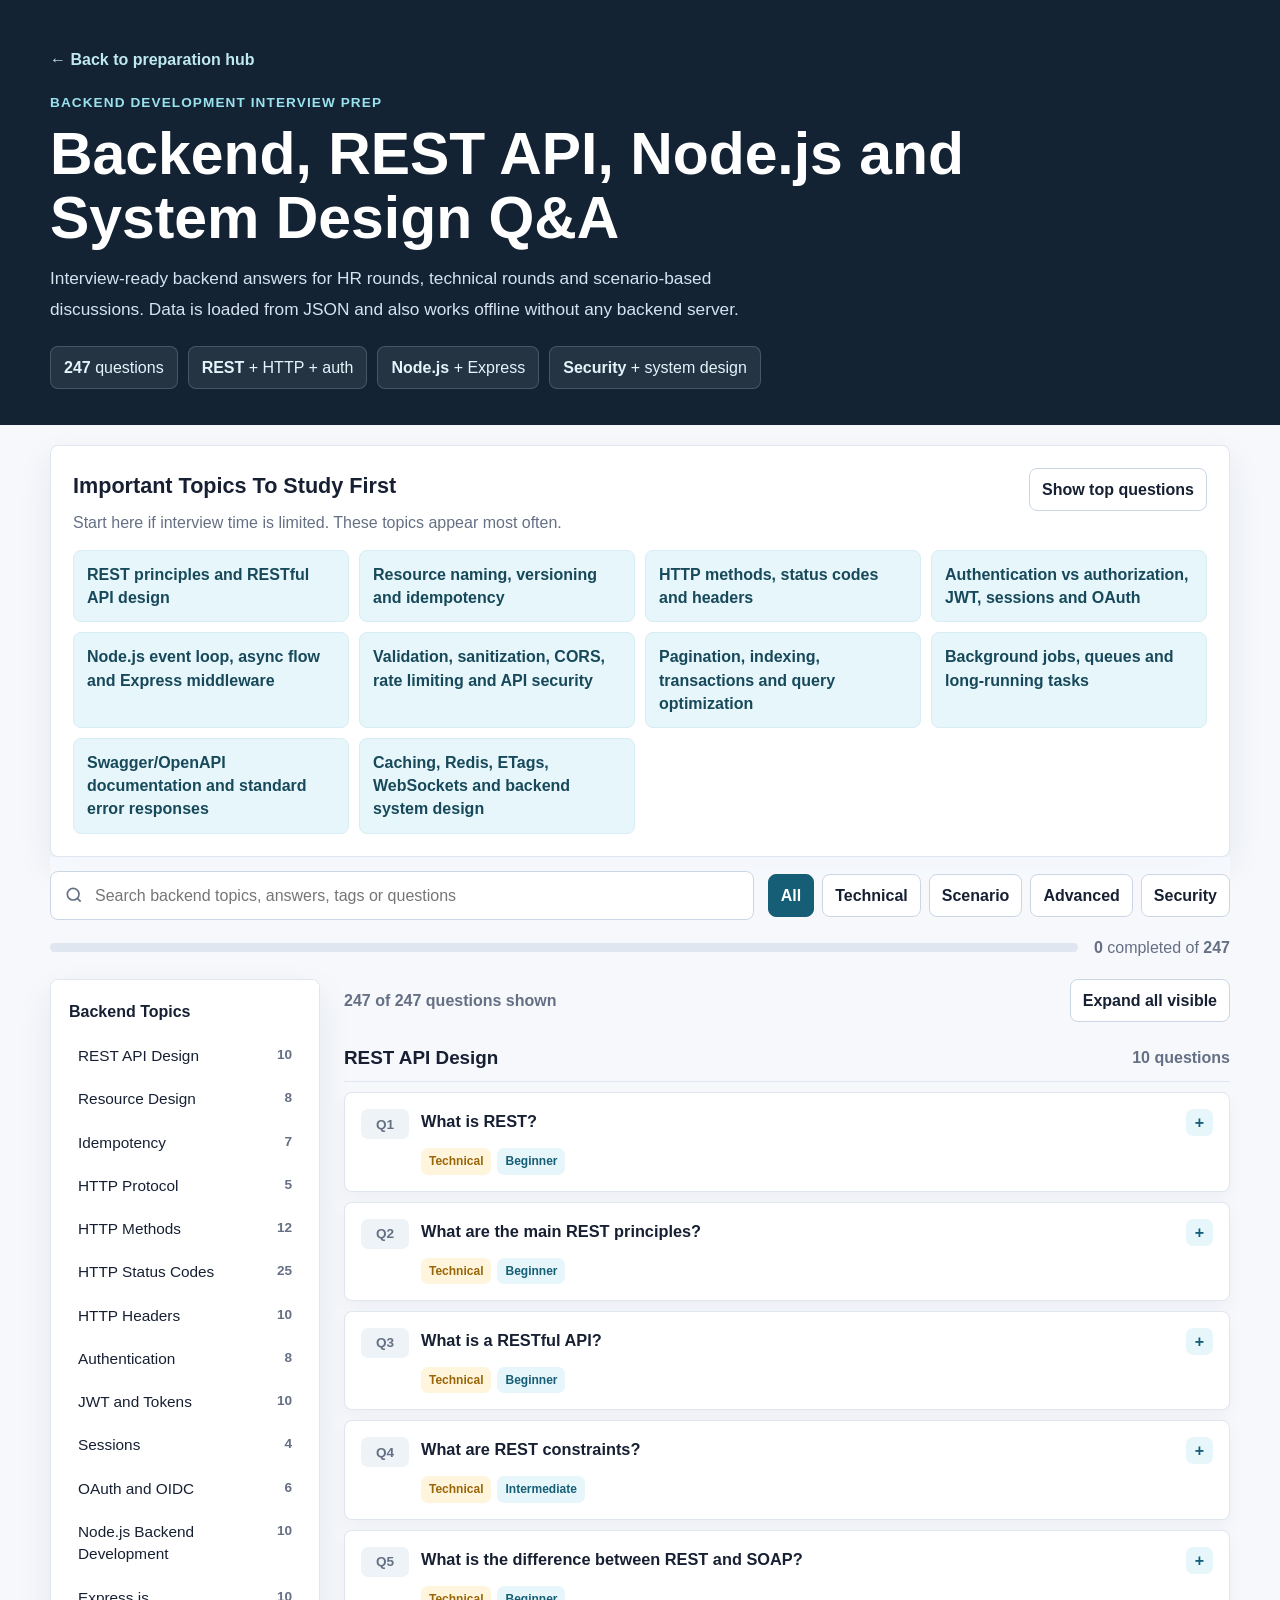
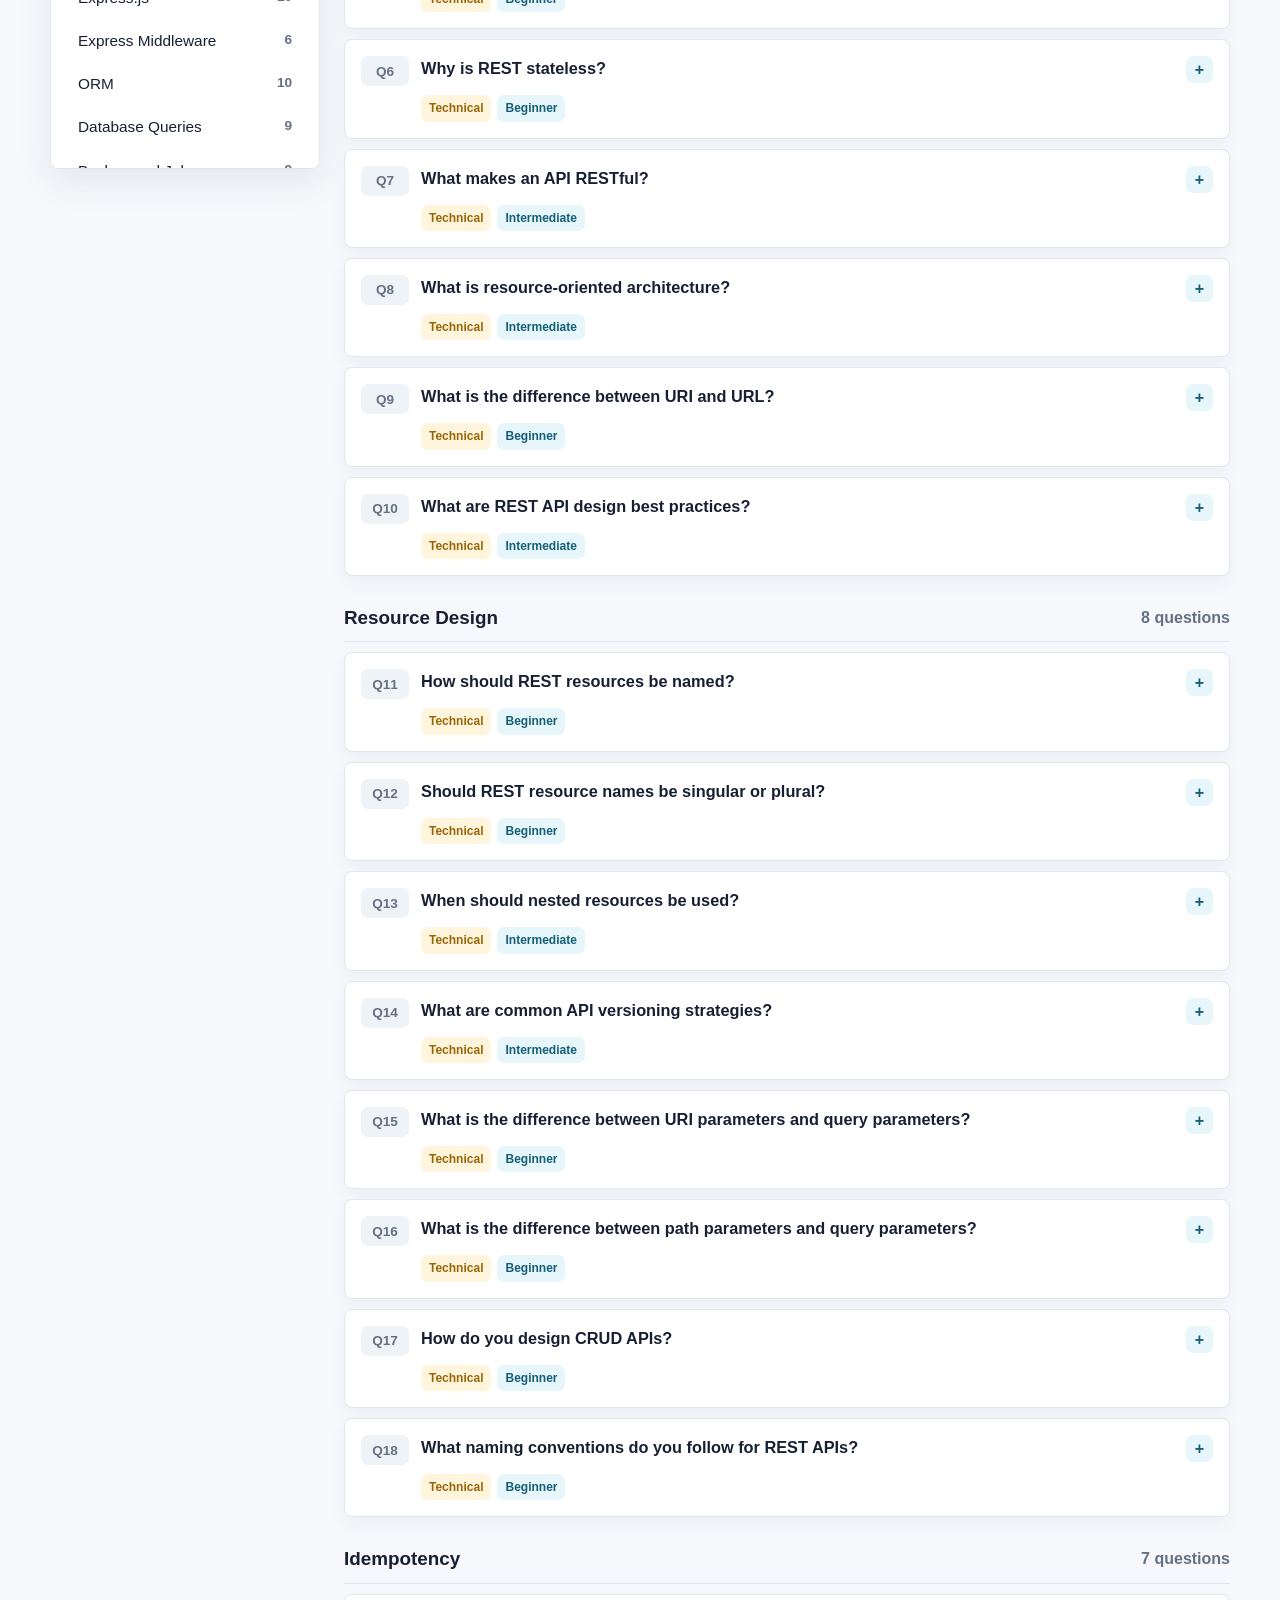
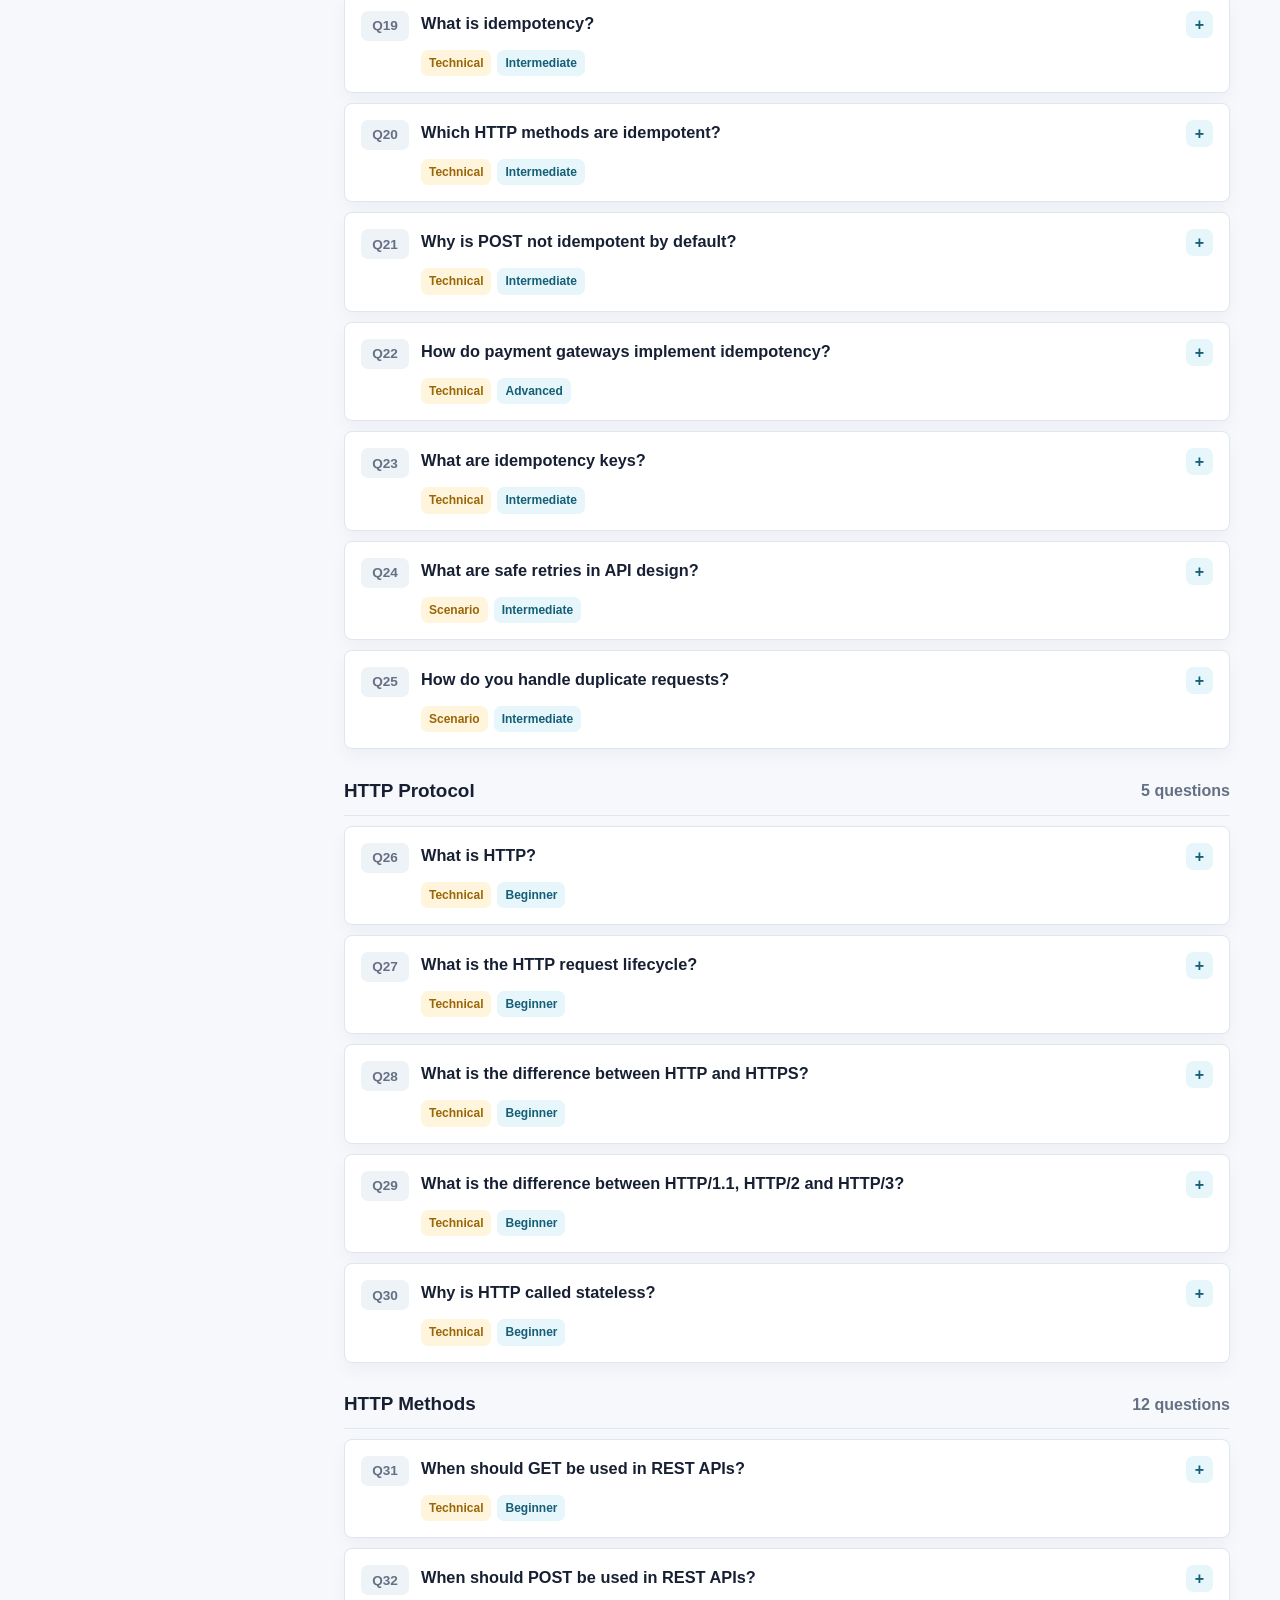
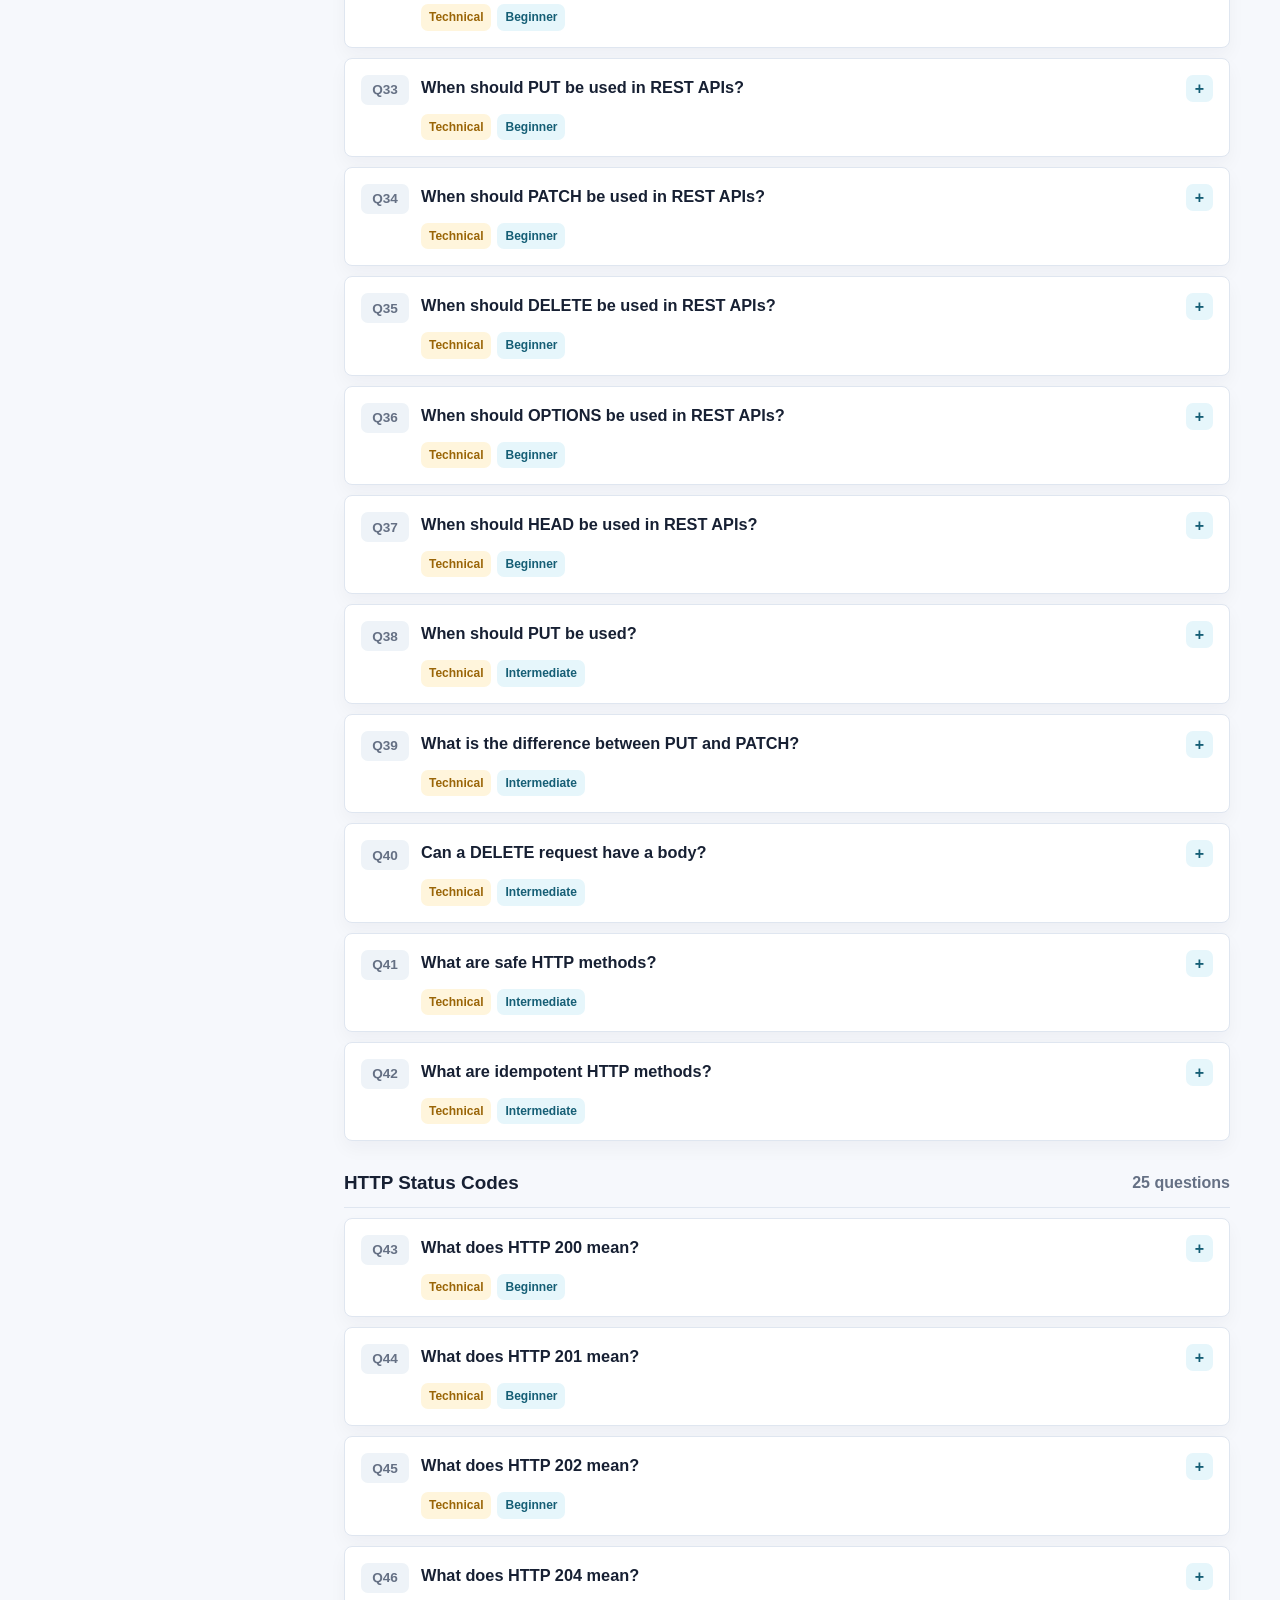
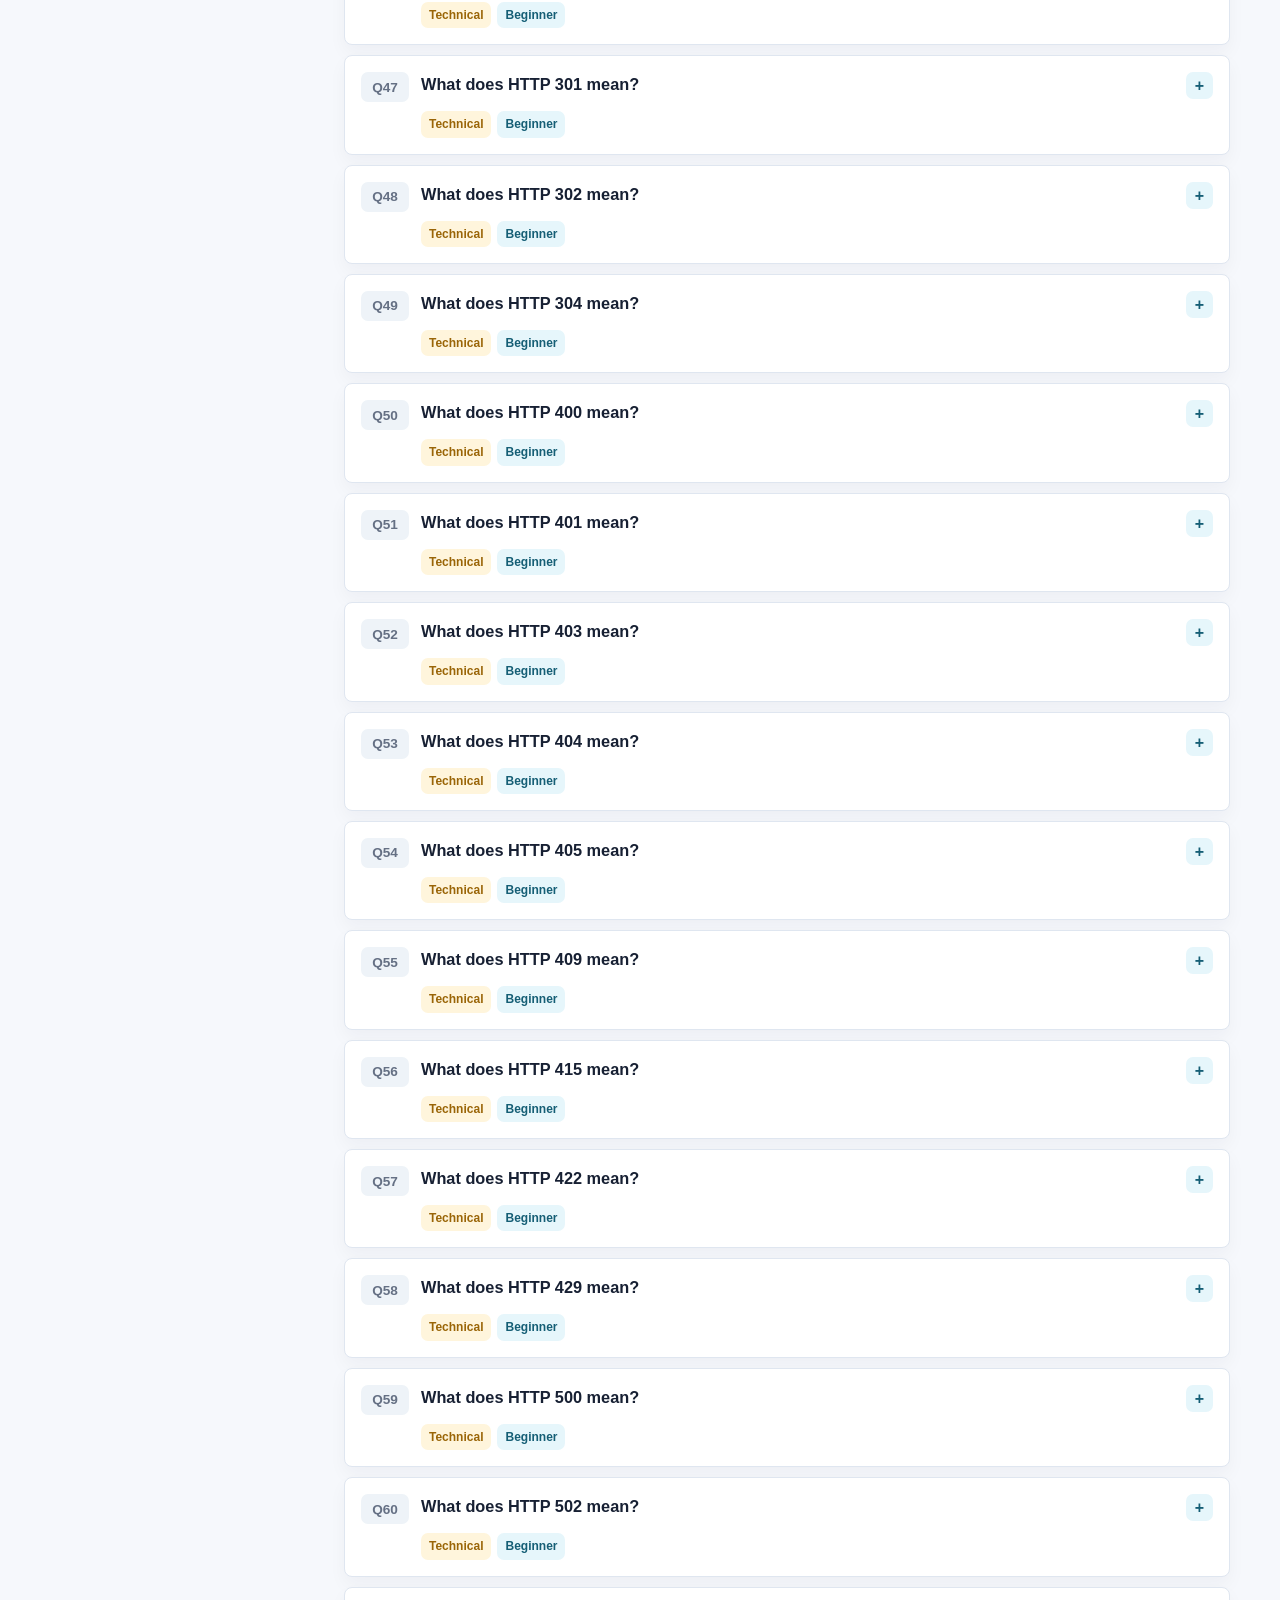
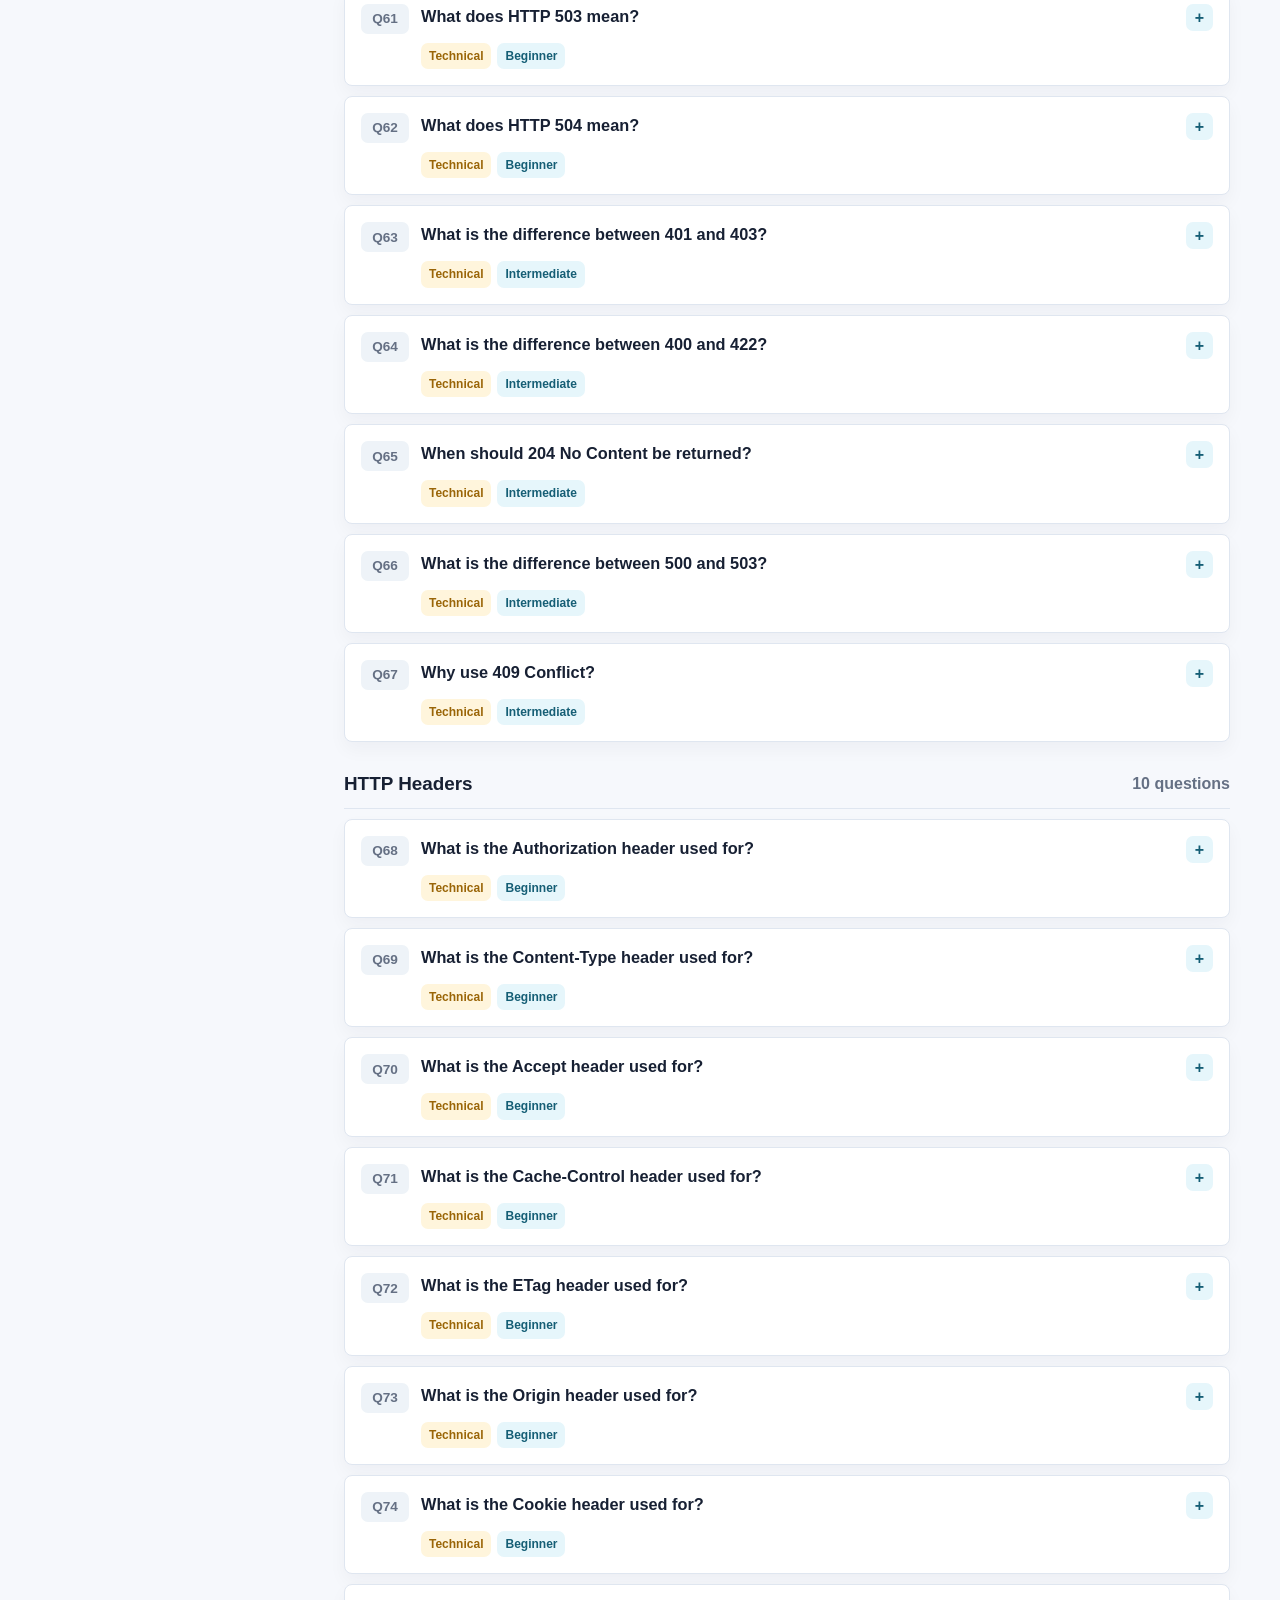
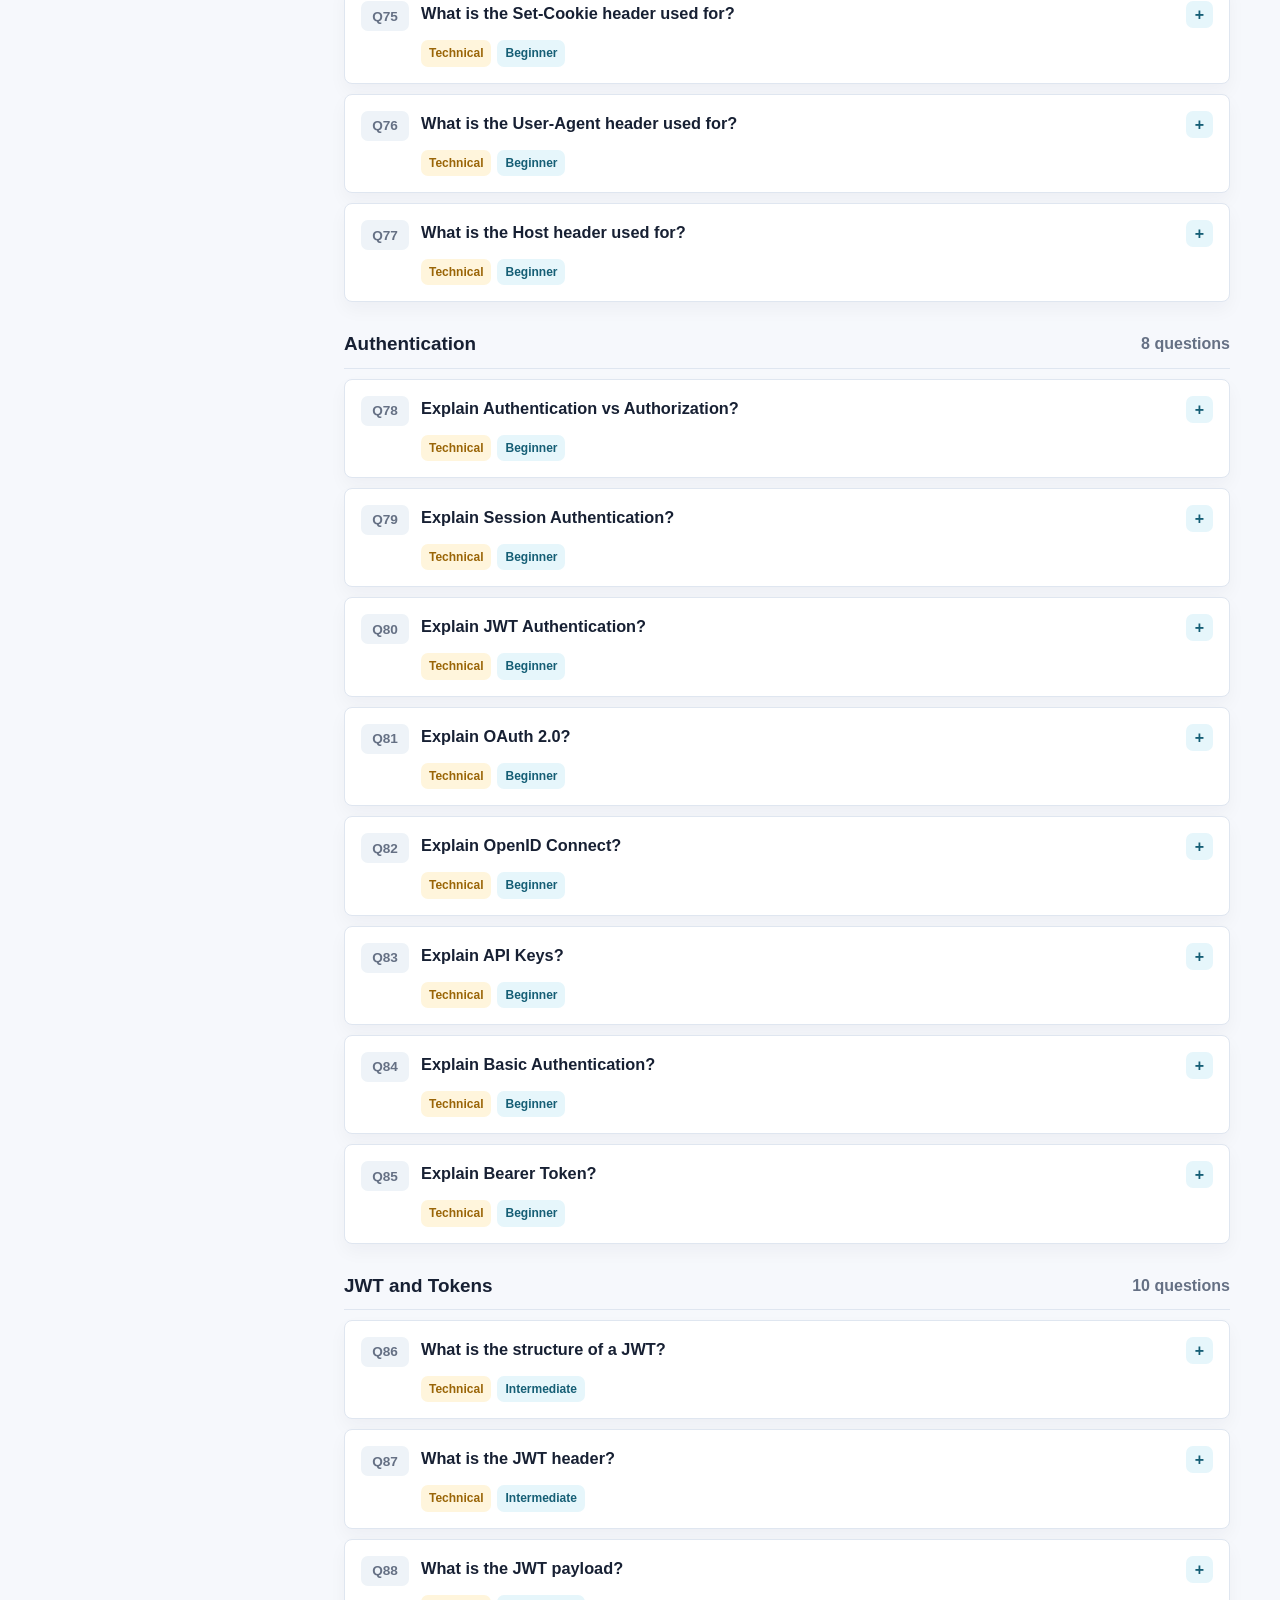
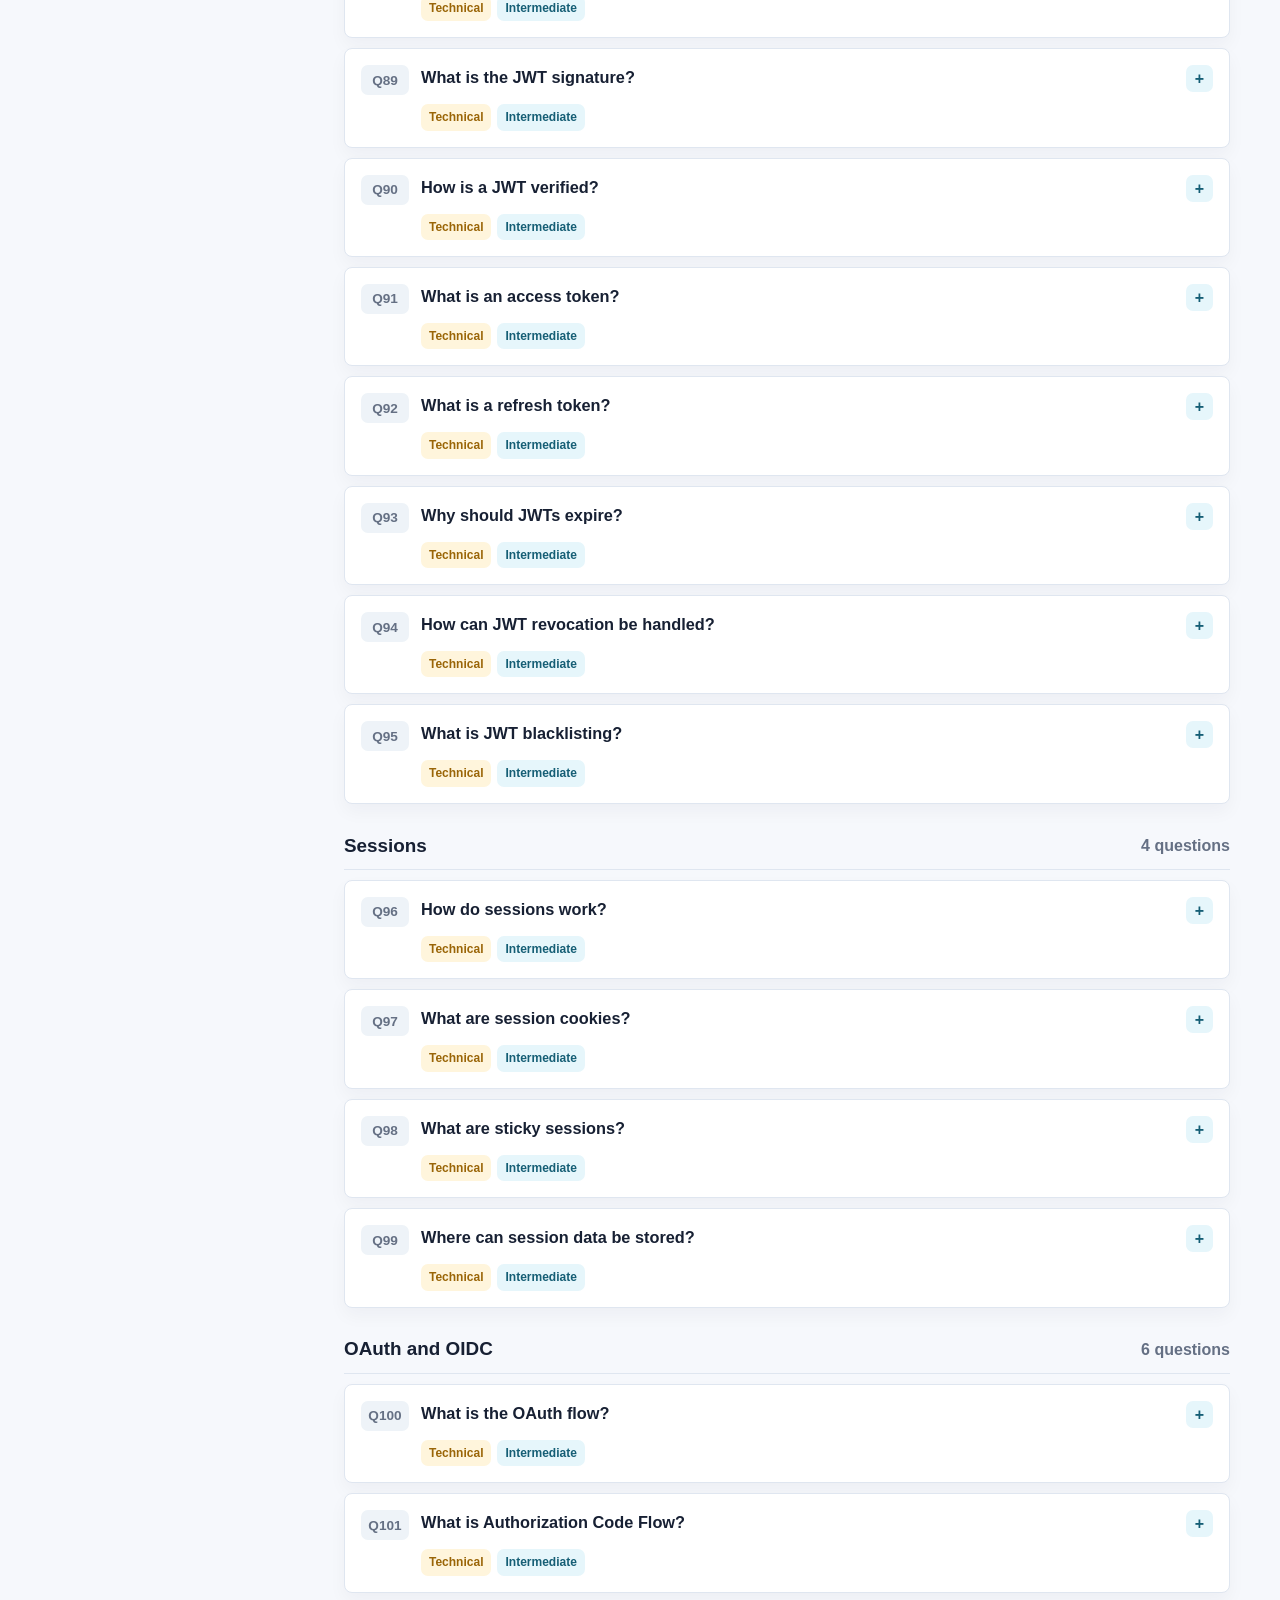
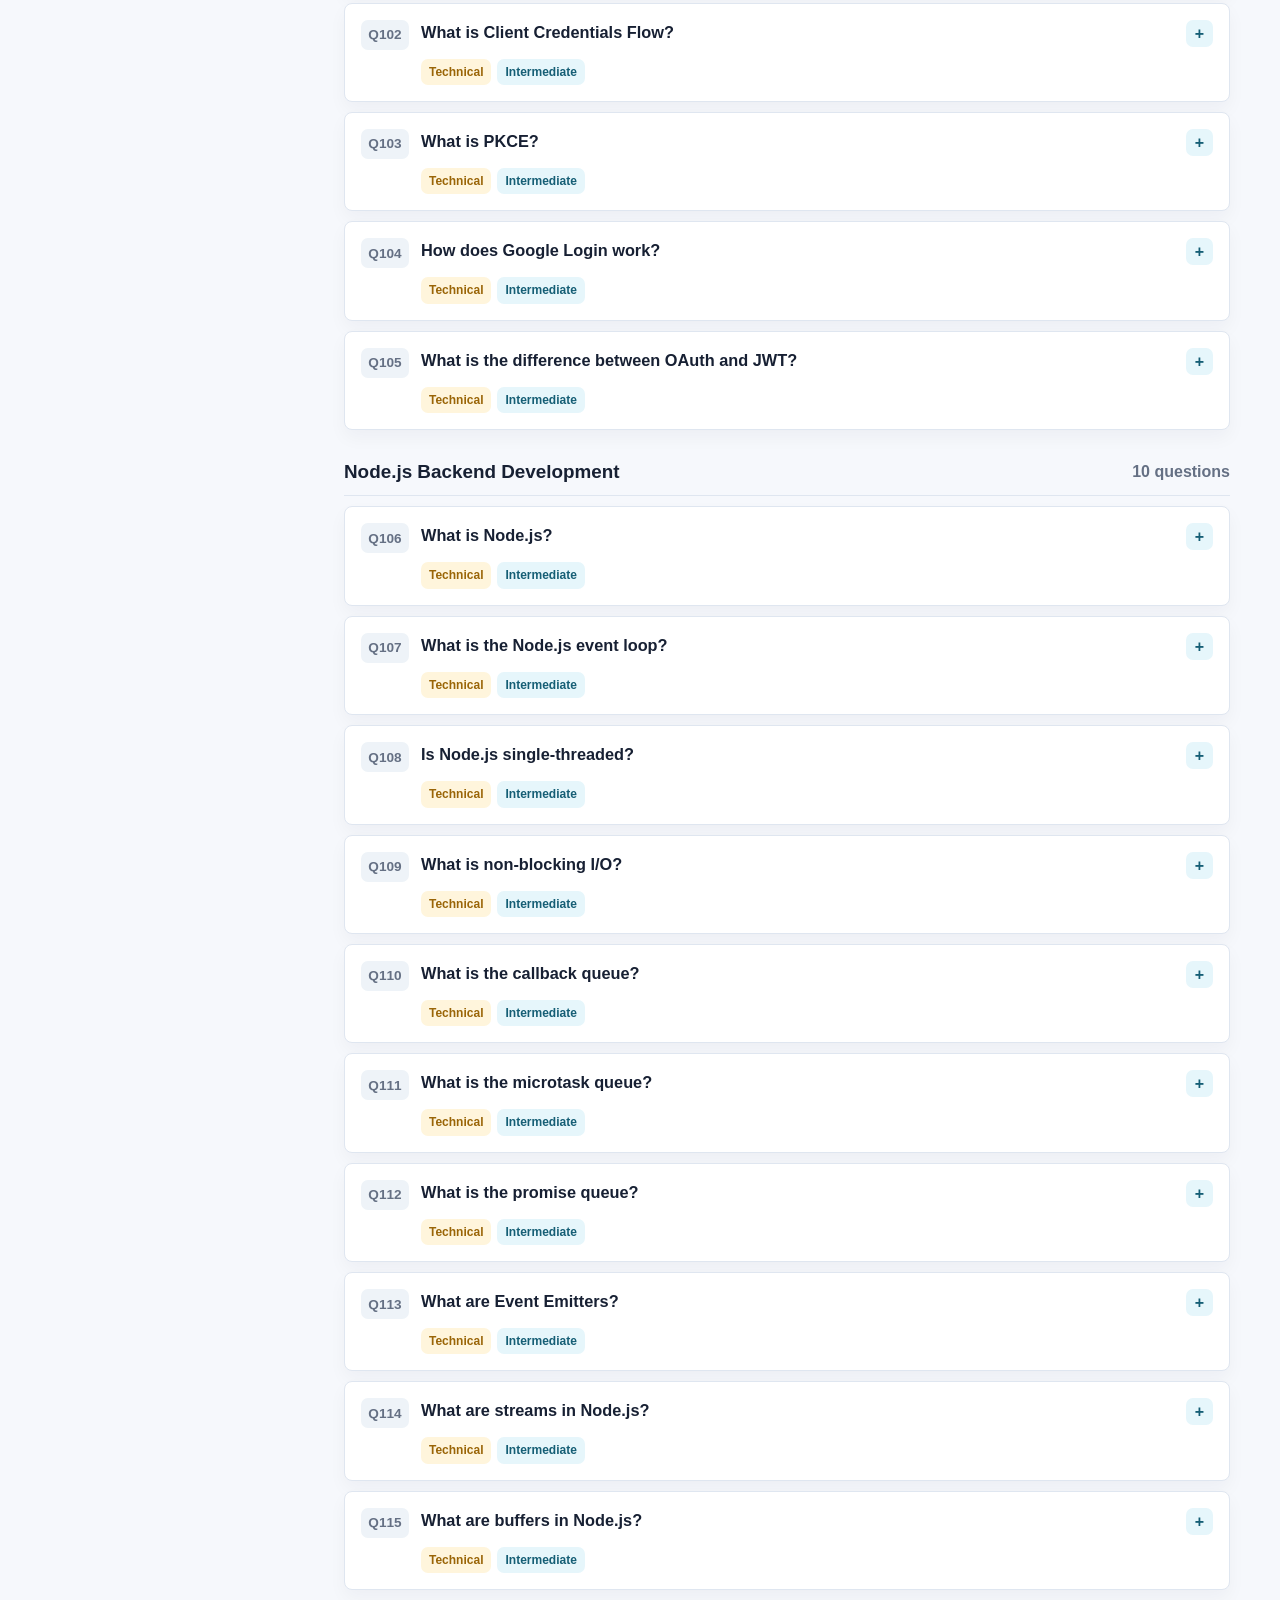
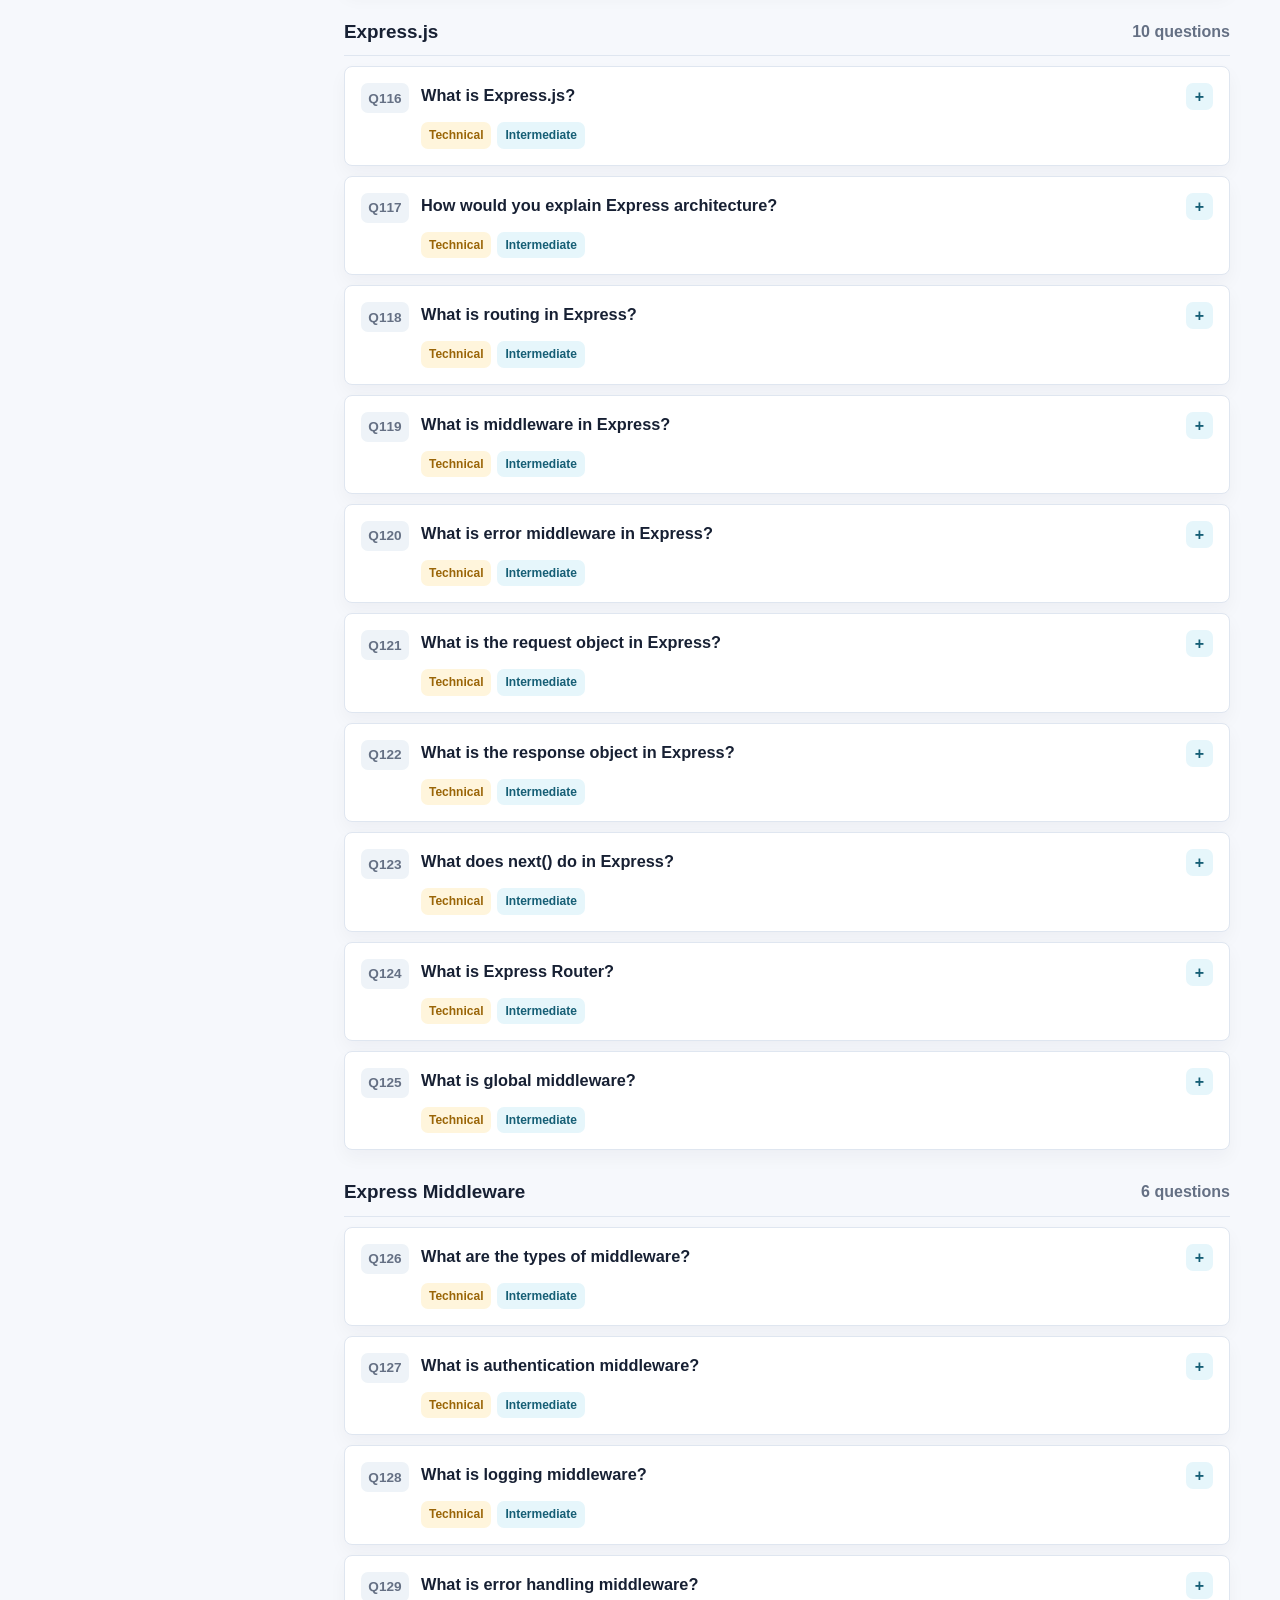
<file: backend-preparation.html>
<!DOCTYPE html>
<html lang="en">
<head>
  <meta charset="UTF-8">
  <meta name="viewport" content="width=device-width, initial-scale=1.0">
  <title>Backend + REST API Interview Prep | Q&A</title>
  <link rel="stylesheet" href="backend-styles.css?v=1">
</head>
<body>
  <header class="hero">
    <div class="hero__inner">
      <a class="back-link" href="index.html">← Back to preparation hub</a>
      <p class="eyebrow">Backend Development Interview Prep</p>
      <h1>Backend, REST API, Node.js and System Design Q&A</h1>
      <p class="hero__copy">
        Interview-ready backend answers for HR rounds, technical rounds and scenario-based
        discussions. Data is loaded from JSON and also works offline without any backend server.
      </p>
      <div class="hero__stats">
        <span><strong id="totalCount">247</strong> questions</span>
        <span><strong>REST</strong> + HTTP + auth</span>
        <span><strong>Node.js</strong> + Express</span>
        <span><strong>Security</strong> + system design</span>
      </div>
    </div>
  </header>

  <section class="focus" aria-labelledby="focus-title">
    <div class="focus__header">
      <div>
        <h2 id="focus-title">Important Topics To Study First</h2>
        <p>Start here if interview time is limited. These topics appear most often.</p>
      </div>
      <button id="focusOnly" class="ghost-button" type="button">Show top questions</button>
    </div>
    <ul id="focusTopics" class="focus__grid"></ul>
  </section>

  <main>
    <section class="toolbar" aria-label="Study controls">
      <label class="search">
        <span class="visually-hidden">Search questions</span>
        <svg viewBox="0 0 24 24" aria-hidden="true">
          <circle cx="11" cy="11" r="7"></circle>
          <path d="m20 20-4-4"></path>
        </svg>
        <input id="searchInput" type="search" placeholder="Search backend topics, answers, tags or questions">
      </label>
      <div class="filters" aria-label="Filter questions">
        <button class="filter is-active" type="button" data-filter="all">All</button>
        <button class="filter" type="button" data-filter="Technical">Technical</button>
        <button class="filter" type="button" data-filter="Scenario">Scenario</button>
        <button class="filter" type="button" data-filter="Advanced">Advanced</button>
        <button class="filter" type="button" data-filter="security">Security</button>
      </div>
    </section>

    <section class="progress" aria-label="Study progress">
      <div class="progress__bar"><span id="progressFill"></span></div>
      <p><strong id="doneCount">0</strong> completed of <strong id="doneTotal">247</strong></p>
    </section>

    <section class="layout">
      <aside class="sidebar" aria-label="Backend categories">
        <h2>Backend Topics</h2>
        <nav id="categoryNav"></nav>
      </aside>

      <section class="questions" aria-live="polite">
        <div class="questions__topline">
          <p id="visibleCount">Loading backend questions...</p>
          <button id="expandAll" class="ghost-button" type="button">Expand all visible</button>
        </div>
        <div id="questionList"></div>
        <div id="emptyState" class="empty" hidden>
          <h2>No matching questions</h2>
          <p>Try a broader search term or switch the filter back to All.</p>
        </div>
      </section>
    </section>
  </main>

  <button id="backTop" class="back-top" type="button" aria-label="Back to top">↑</button>

  <script src="backend-questions-data.js"></script>
  <script>
    const state = {
      questions: [],
      visible: [],
      filter: 'all',
      query: '',
      focusMode: false,
      expandedAll: false,
      done: JSON.parse(localStorage.getItem('backendPrepDone') || '{}')
    };

    const focusQuestionIds = new Set([
      ...range(1, 25),
      ...range(31, 42),
      ...range(43, 55),
      ...range(78, 90),
      ...range(106, 115),
      ...range(160, 170),
      ...range(233, 247)
    ]);

    const list = document.getElementById('questionList');
    const nav = document.getElementById('categoryNav');
    const searchInput = document.getElementById('searchInput');
    const visibleCount = document.getElementById('visibleCount');
    const emptyState = document.getElementById('emptyState');
    const progressFill = document.getElementById('progressFill');
    const doneCount = document.getElementById('doneCount');
    const doneTotal = document.getElementById('doneTotal');
    const totalCount = document.getElementById('totalCount');
    const expandAll = document.getElementById('expandAll');
    const backTop = document.getElementById('backTop');
    const focusOnly = document.getElementById('focusOnly');
    const focusTopics = document.getElementById('focusTopics');

    async function init() {
      try {
        const data = await loadQuestionBank();
        state.questions = data.questions;
        state.visible = state.questions;
        totalCount.textContent = state.questions.length;
        doneTotal.textContent = state.questions.length;
        renderFocusTopics(data.metadata.focusTopics || []);
        renderCategories();
        render();
      } catch (error) {
        list.innerHTML = `<div class="load-error">
          <h2>Could not load the backend question bank</h2>
          <p>Make sure <code>backend-questions-data.js</code> is in the same folder as this HTML file.</p>
        </div>`;
        visibleCount.textContent = 'Question bank not loaded';
      }
    }

    async function loadQuestionBank() {
      if (location.protocol !== 'file:') {
        try {
          const response = await fetch('backend-questions.json', { cache: 'no-store' });
          if (response.ok) return response.json();
        } catch (error) {
          // Static fallback is used below.
        }
      }

      if (window.BACKEND_PREP_DATA?.questions?.length) return window.BACKEND_PREP_DATA;
      throw new Error('Backend question bank unavailable');
    }

    function renderFocusTopics(topics) {
      focusTopics.innerHTML = topics.map((topic) => `<li>${topic}</li>`).join('');
    }

    function renderCategories() {
      const counts = new Map();
      state.questions.forEach((item) => counts.set(item.category, (counts.get(item.category) || 0) + 1));
      nav.innerHTML = Array.from(counts.entries()).map(([category, count]) => `
        <a href="#${slug(category)}">
          <span>${category}</span>
          <strong>${count}</strong>
        </a>
      `).join('');
    }

    function render() {
      applyFilters();
      renderQuestions();
      updateProgress();
    }

    function applyFilters() {
      const q = state.query.toLowerCase();
      state.visible = state.questions.filter((item) => {
        const haystack = [
          item.question,
          item.answer,
          item.category,
          item.type,
          item.difficulty,
          item.tags.join(' '),
          item.keyPoints.join(' ')
        ].join(' ').toLowerCase();
        const filterMatch = state.filter === 'all'
          || item.type === state.filter
          || item.difficulty === state.filter
          || item.tags.includes(state.filter.toLowerCase())
          || haystack.includes(state.filter.toLowerCase());
        const searchMatch = !q || haystack.includes(q);
        const focusMatch = !state.focusMode || focusQuestionIds.has(item.id);
        return filterMatch && searchMatch && focusMatch;
      });
    }

    function renderQuestions() {
      const grouped = new Map();
      state.visible.forEach((item) => {
        if (!grouped.has(item.category)) grouped.set(item.category, []);
        grouped.get(item.category).push(item);
      });

      const focusLabel = state.focusMode ? ' top-priority' : '';
      visibleCount.textContent = `${state.visible.length} of ${state.questions.length}${focusLabel} questions shown`;
      emptyState.hidden = state.visible.length !== 0;
      list.innerHTML = Array.from(grouped.entries()).map(([category, items]) => `
        <section class="category" id="${slug(category)}">
          <div class="category__heading">
            <h2>${category}</h2>
            <span>${items.length} questions</span>
          </div>
          ${items.map(questionTemplate).join('')}
        </section>
      `).join('');
    }

    function questionTemplate(item) {
      const isDone = Boolean(state.done[item.id]);
      const open = state.expandedAll ? ' open' : '';
      return `
        <article class="qa-card${isDone ? ' is-done' : ''}" data-id="${item.id}">
          <details${open}>
            <summary>
              <span class="number">Q${item.id}</span>
              <span class="question-text">${item.question}</span>
              <span class="pills">
                <span class="pill">${item.type}</span>
                <span class="pill pill--soft">${item.difficulty}</span>
              </span>
            </summary>
            <div class="answer">
              <p>${item.answer}</p>
              <h3>Interview points</h3>
              <ul>
                ${item.keyPoints.map((point) => `<li>${point}</li>`).join('')}
              </ul>
              <label class="done">
                <input type="checkbox" data-done="${item.id}" ${isDone ? 'checked' : ''}>
                <span>Mark this answer as prepared</span>
              </label>
            </div>
          </details>
        </article>
      `;
    }

    function updateProgress() {
      const validDone = Object.keys(state.done).filter((id) => state.questions.some((q) => String(q.id) === String(id)));
      const percent = state.questions.length ? (validDone.length / state.questions.length) * 100 : 0;
      doneCount.textContent = validDone.length;
      progressFill.style.width = `${percent}%`;
    }

    function slug(value) {
      return value.toLowerCase().replace(/[^a-z0-9]+/g, '-').replace(/(^-|-$)/g, '');
    }

    function range(start, end) {
      return Array.from({ length: end - start + 1 }, (_, index) => start + index);
    }

    searchInput.addEventListener('input', (event) => {
      state.query = event.target.value.trim();
      state.expandedAll = false;
      expandAll.textContent = 'Expand all visible';
      render();
    });

    document.querySelectorAll('.filter').forEach((button) => {
      button.addEventListener('click', () => {
        document.querySelectorAll('.filter').forEach((item) => item.classList.remove('is-active'));
        button.classList.add('is-active');
        state.filter = button.dataset.filter;
        state.expandedAll = false;
        expandAll.textContent = 'Expand all visible';
        render();
      });
    });

    focusOnly.addEventListener('click', () => {
      state.focusMode = !state.focusMode;
      focusOnly.textContent = state.focusMode ? 'Show all questions' : 'Show top questions';
      render();
    });

    expandAll.addEventListener('click', () => {
      state.expandedAll = !state.expandedAll;
      expandAll.textContent = state.expandedAll ? 'Collapse all visible' : 'Expand all visible';
      renderQuestions();
    });

    list.addEventListener('change', (event) => {
      const id = event.target.dataset.done;
      if (!id) return;
      if (event.target.checked) state.done[id] = true;
      else delete state.done[id];
      localStorage.setItem('backendPrepDone', JSON.stringify(state.done));
      event.target.closest('.qa-card').classList.toggle('is-done', event.target.checked);
      updateProgress();
    });

    backTop.addEventListener('click', () => window.scrollTo({ top: 0, behavior: 'smooth' }));
    window.addEventListener('scroll', () => backTop.classList.toggle('is-visible', window.scrollY > 500));

    init();
  </script>
</body>
</html>
</file>
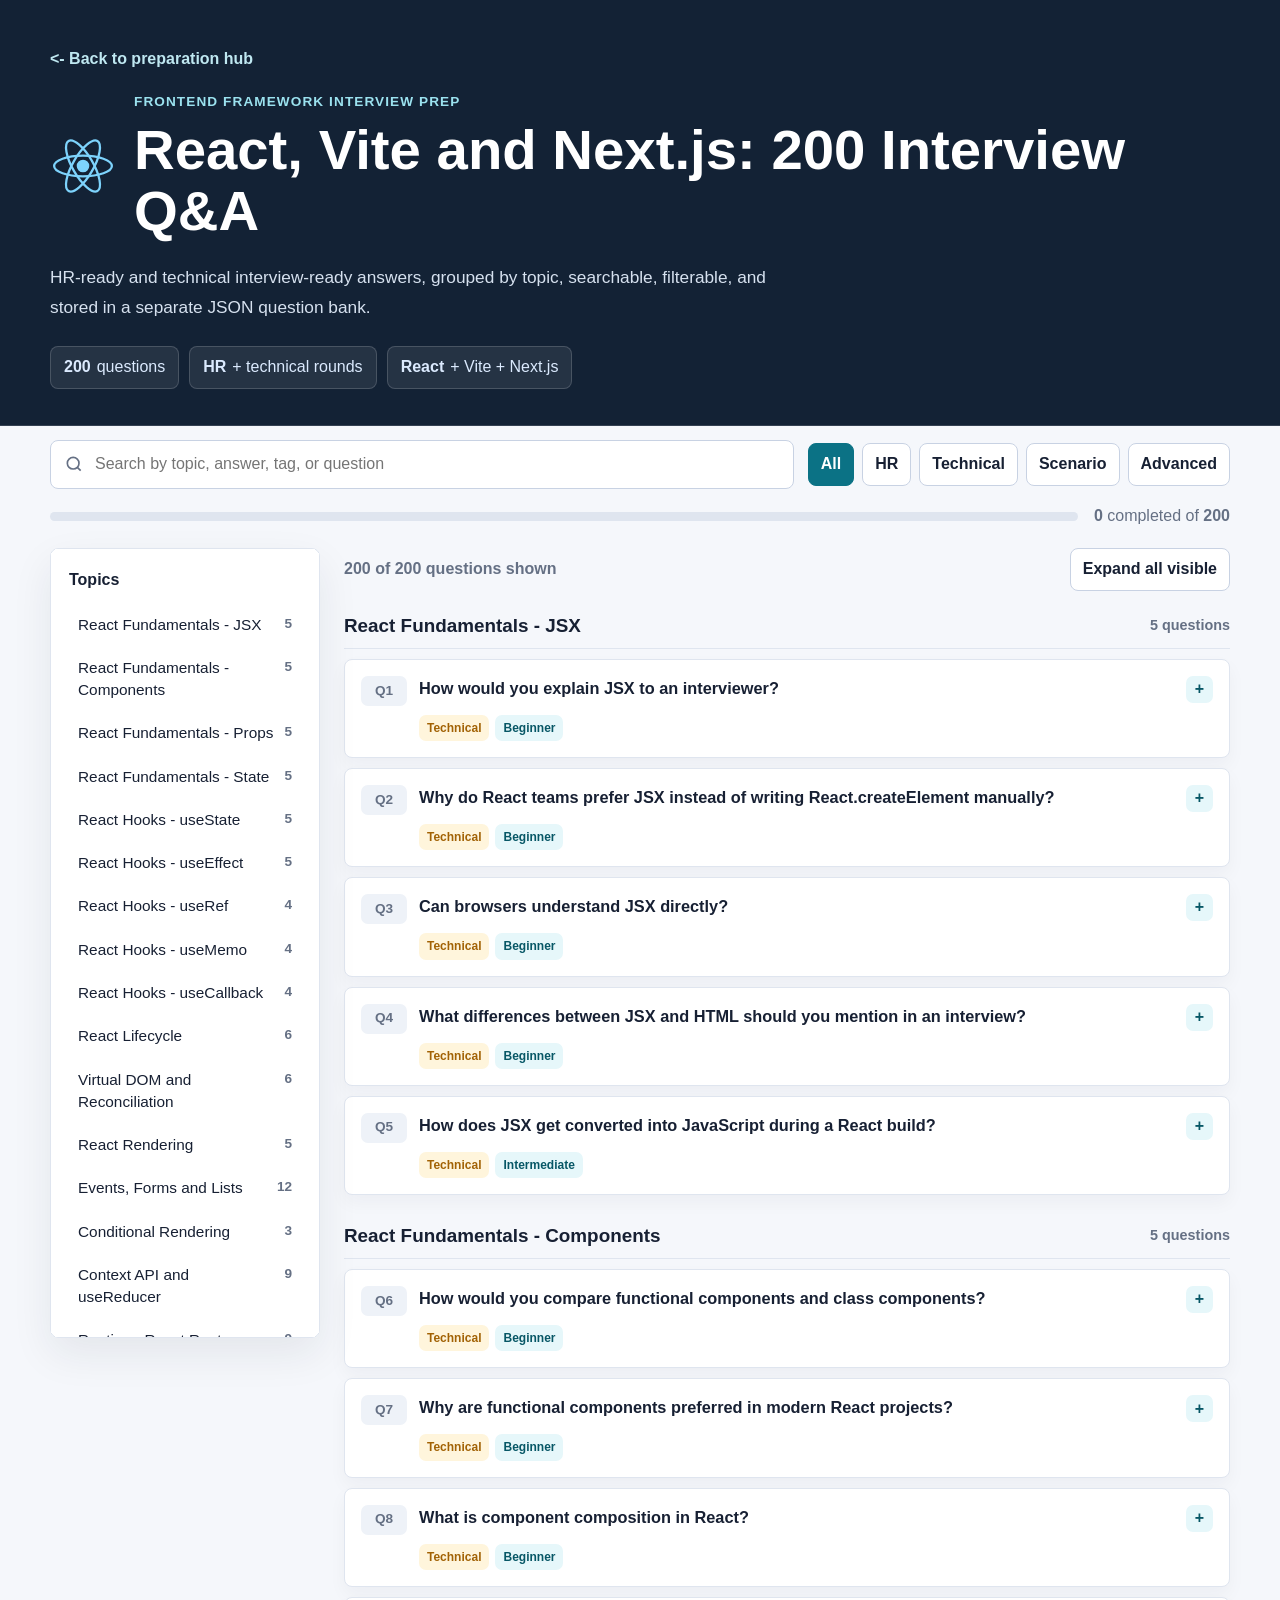
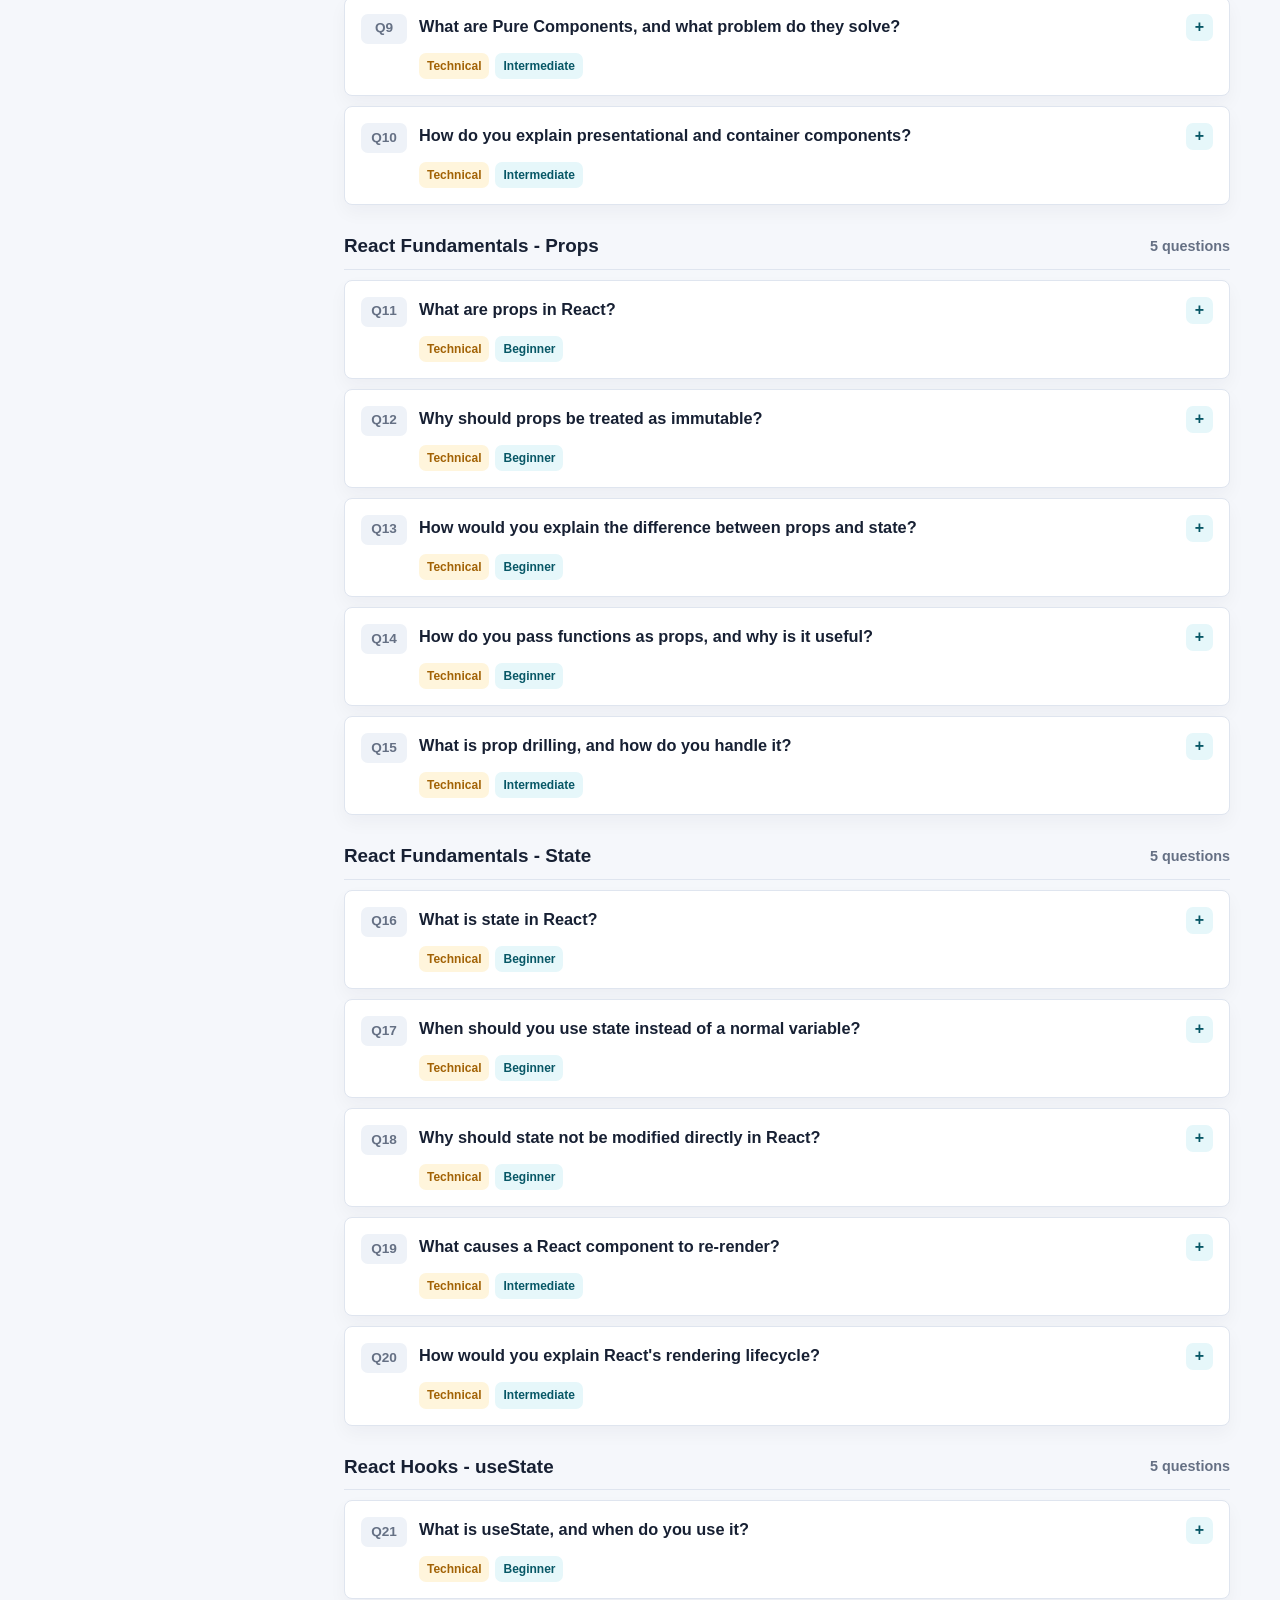
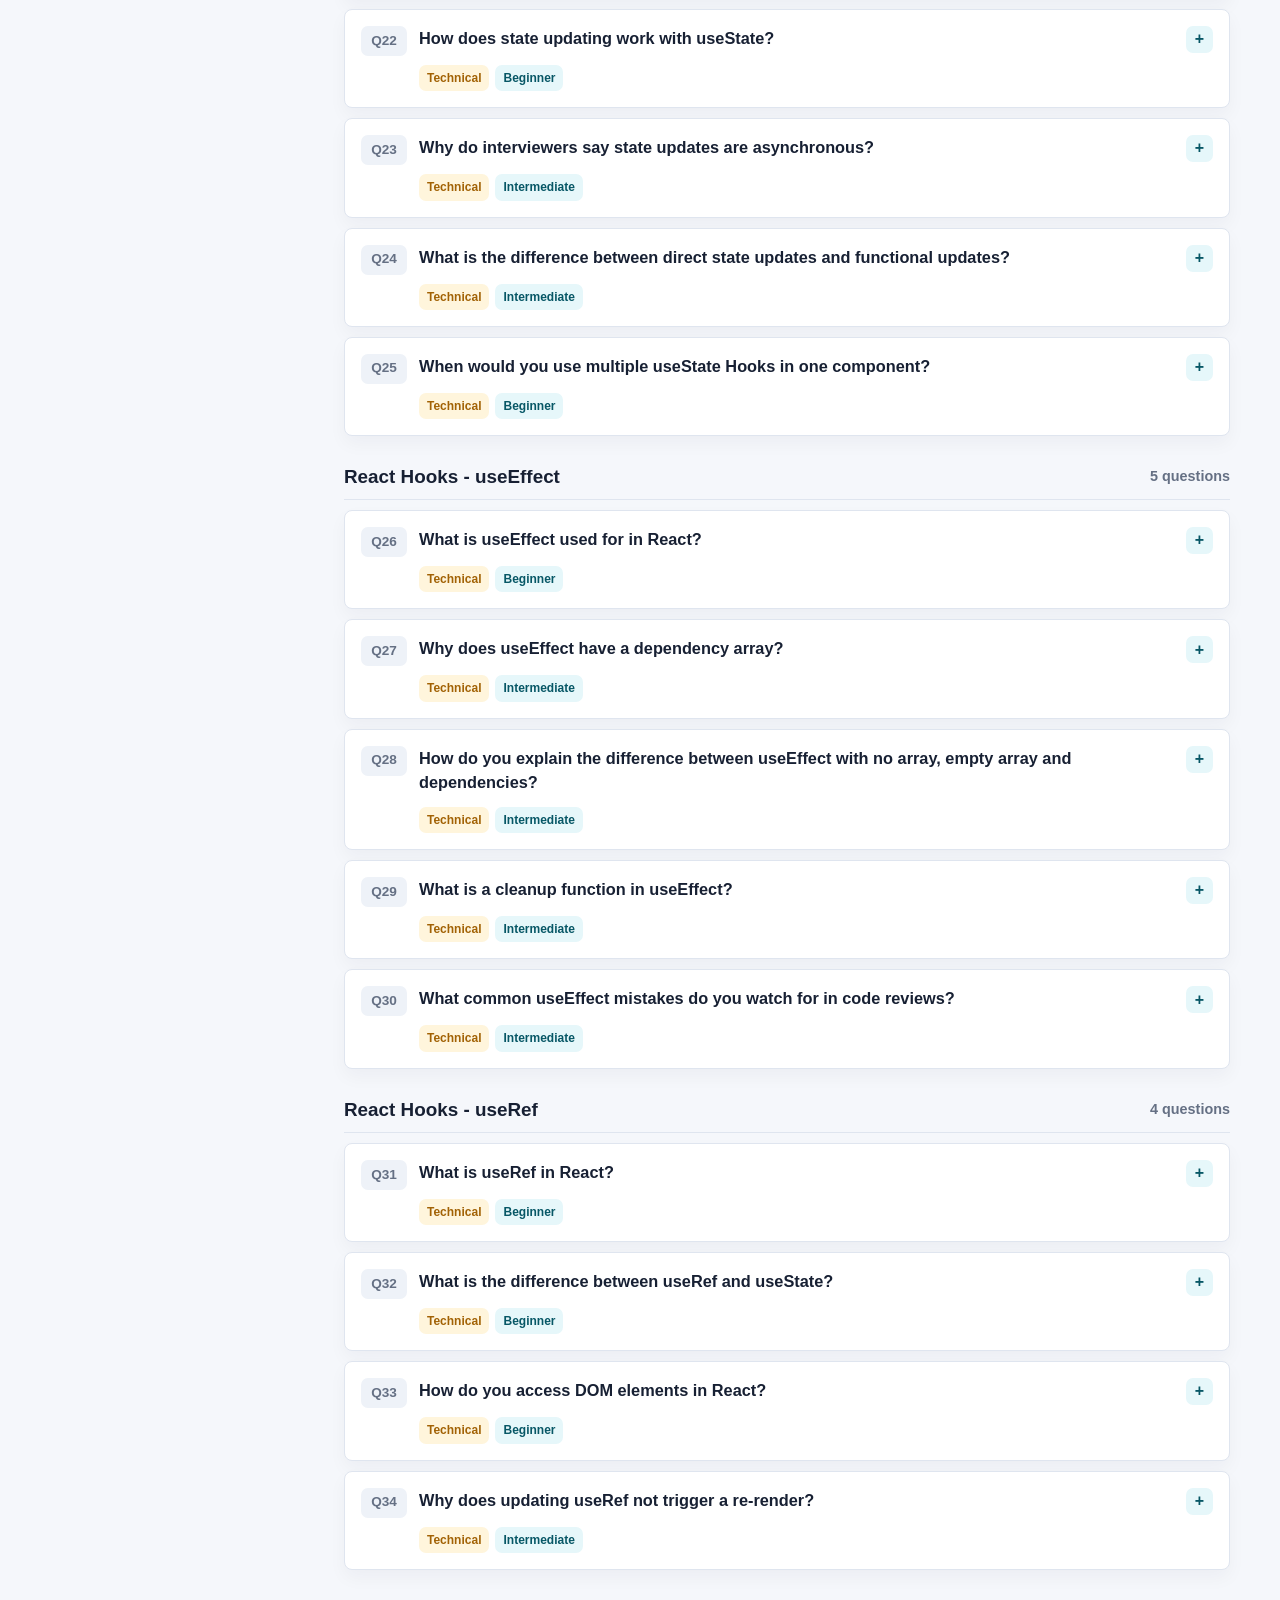
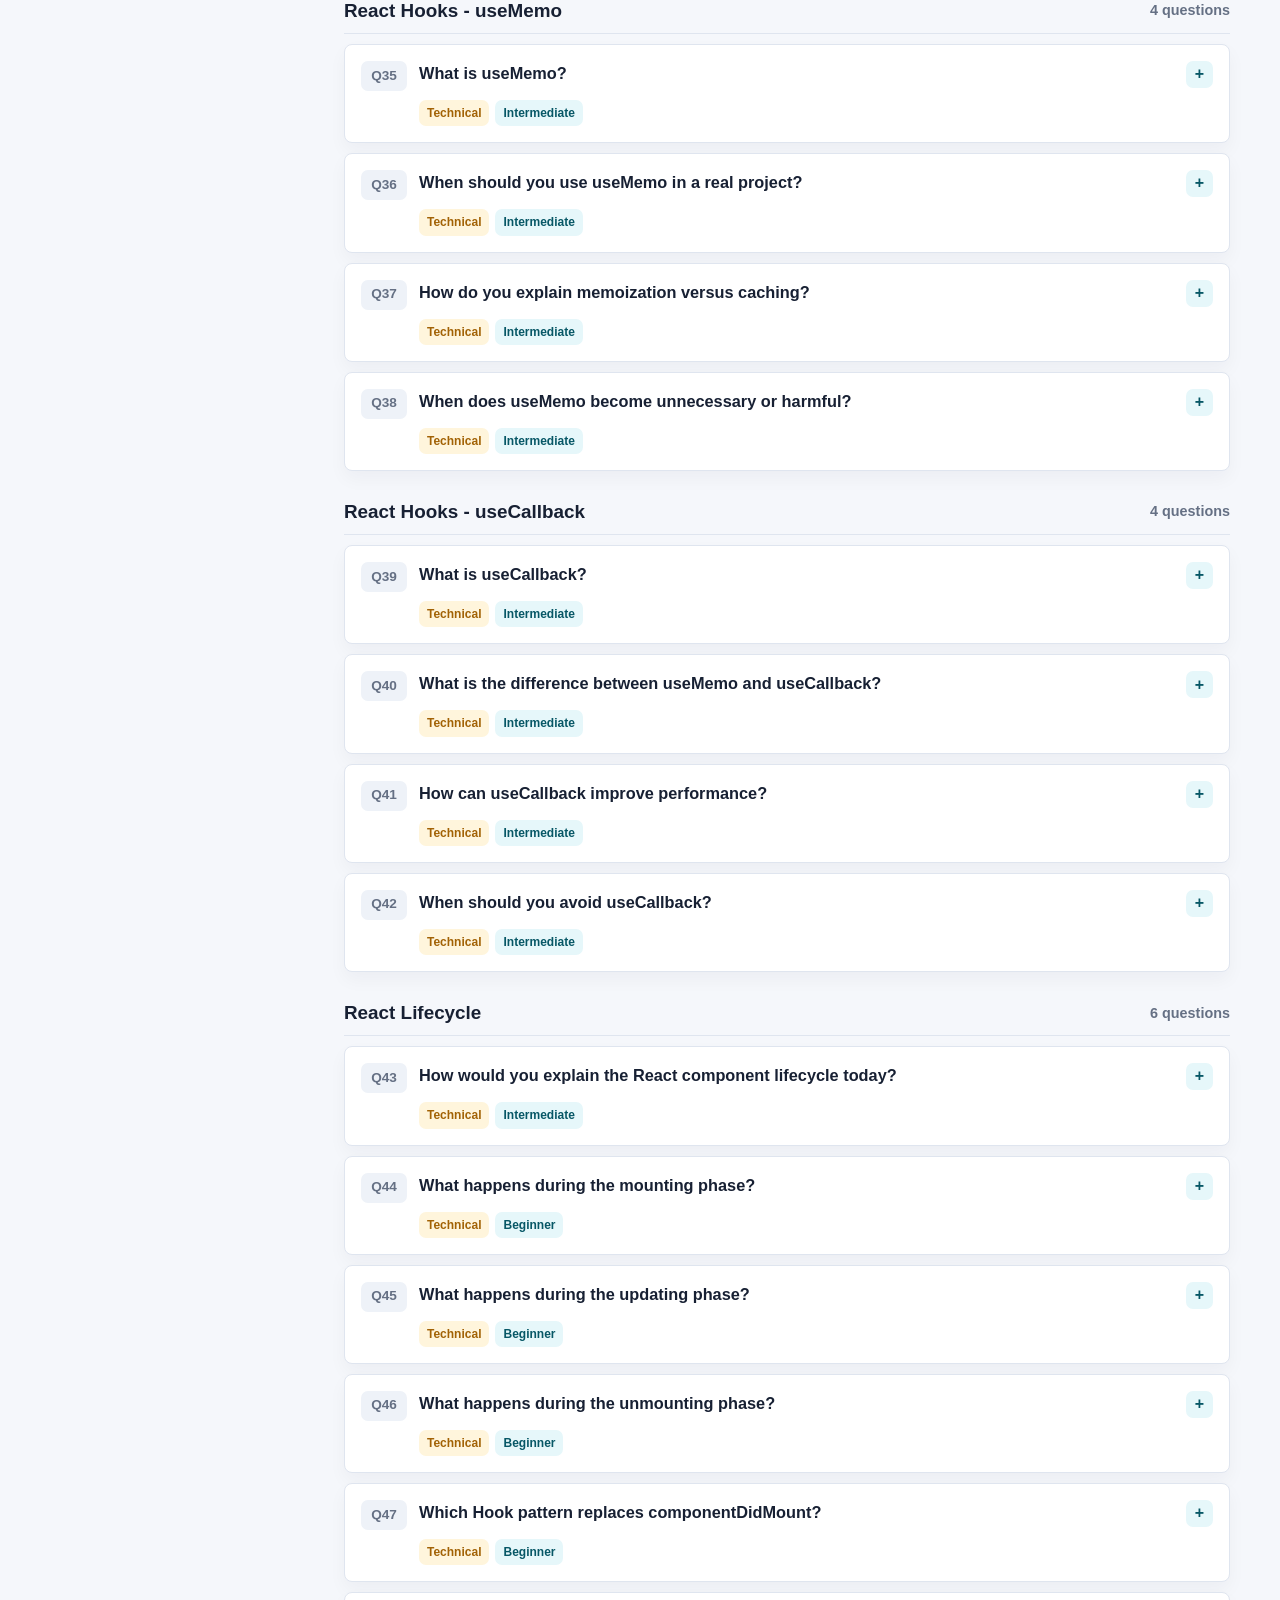
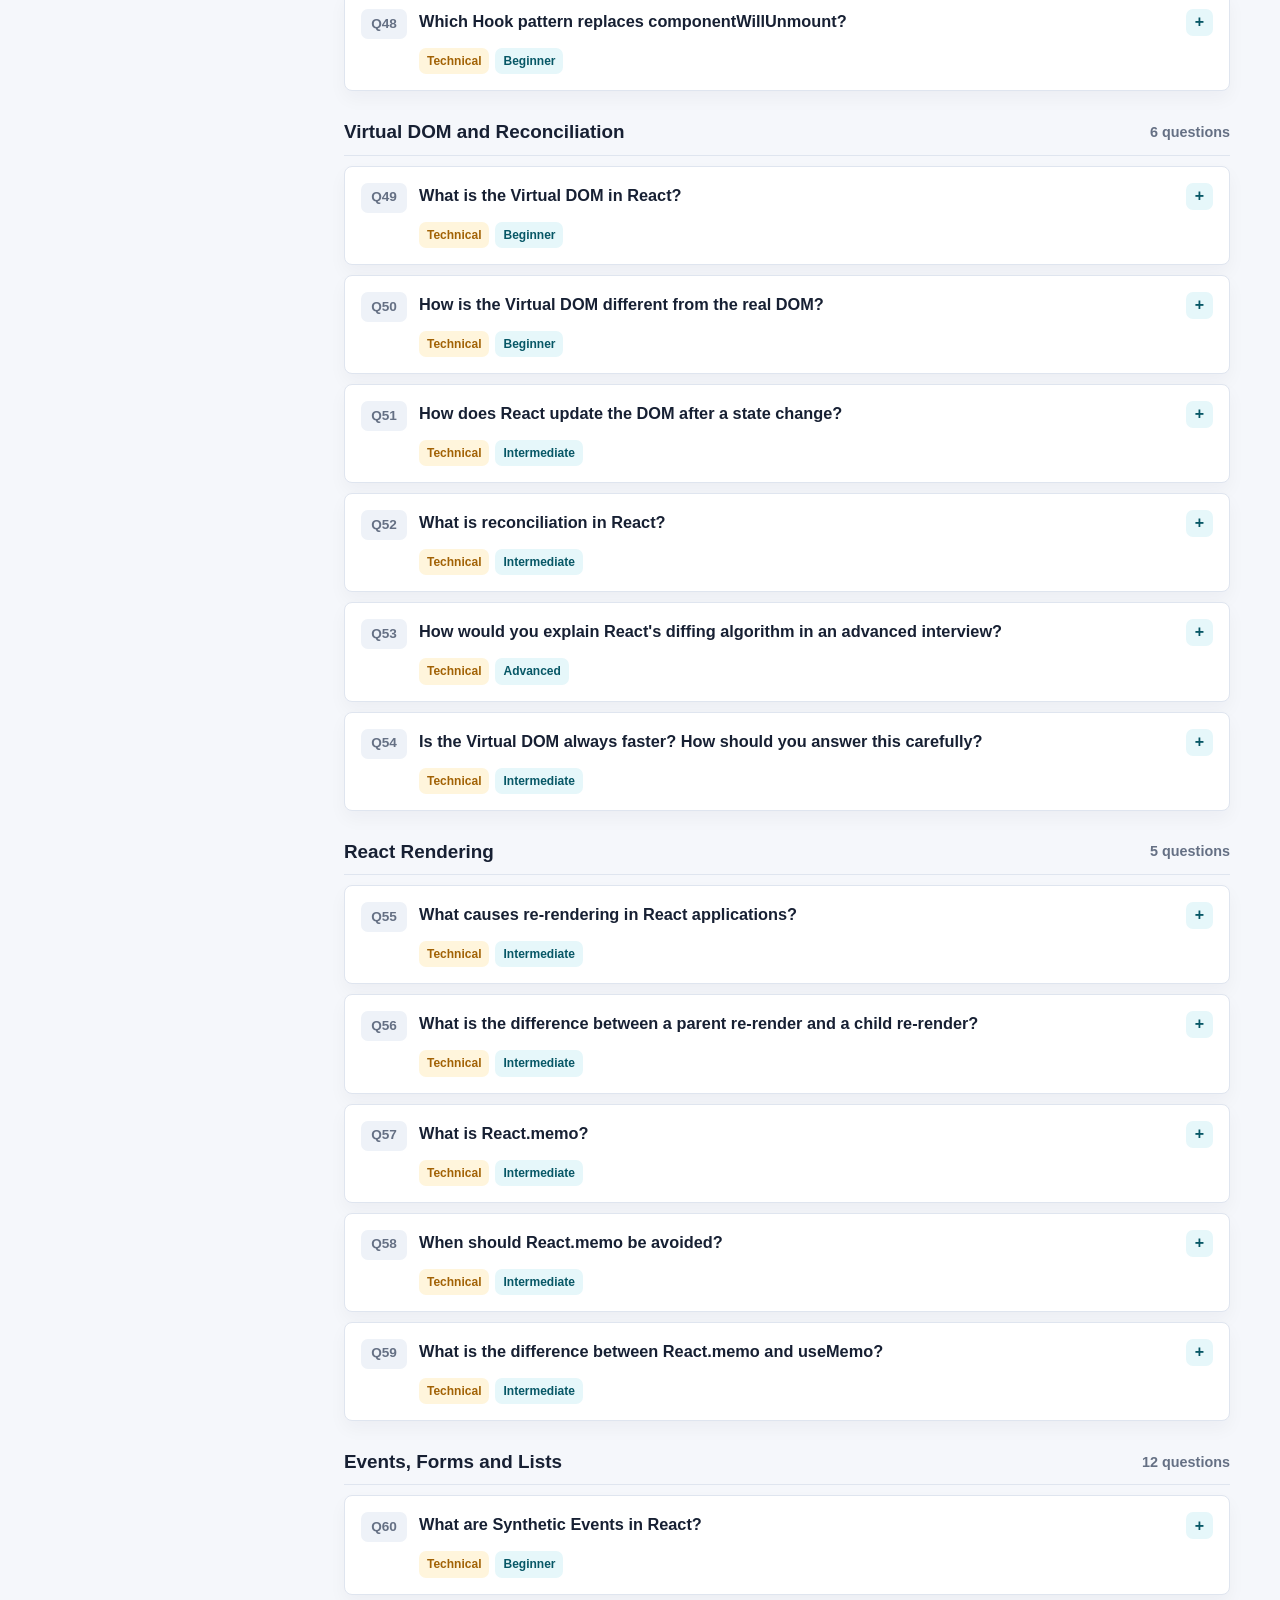
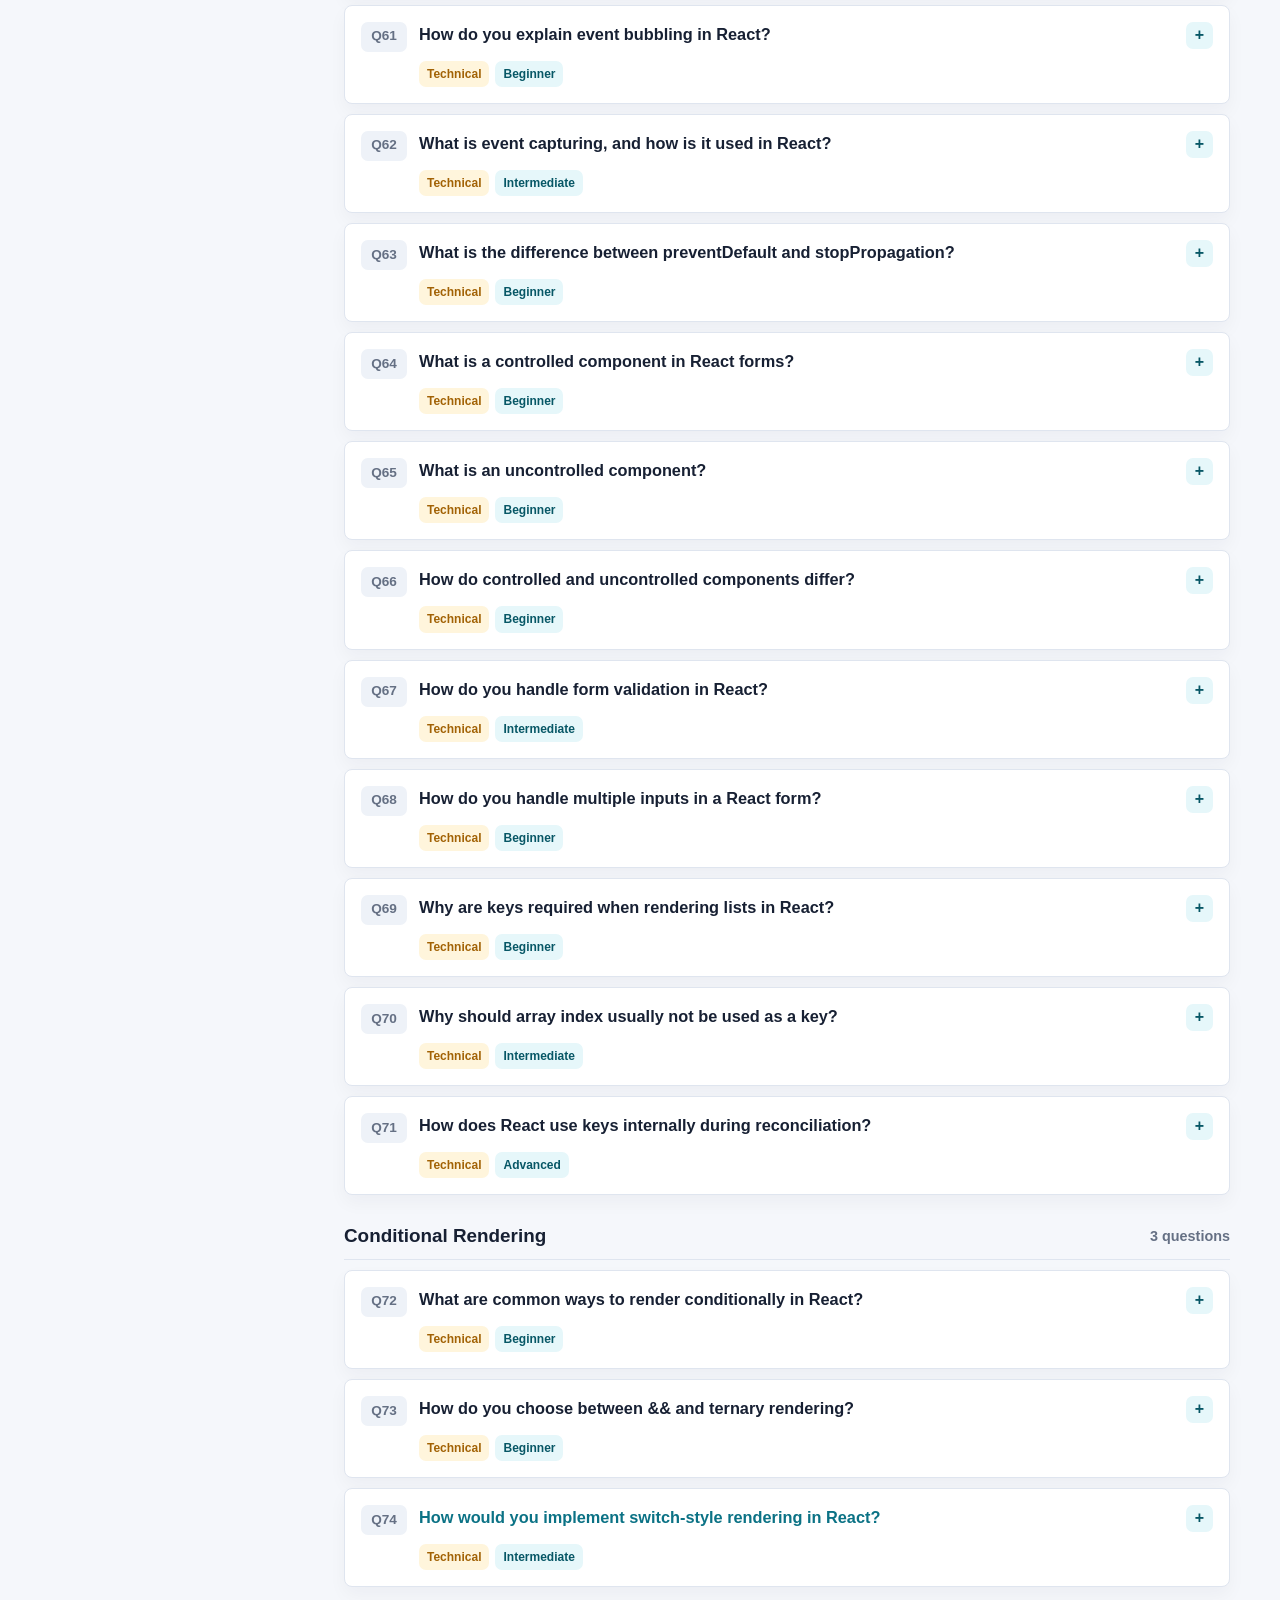
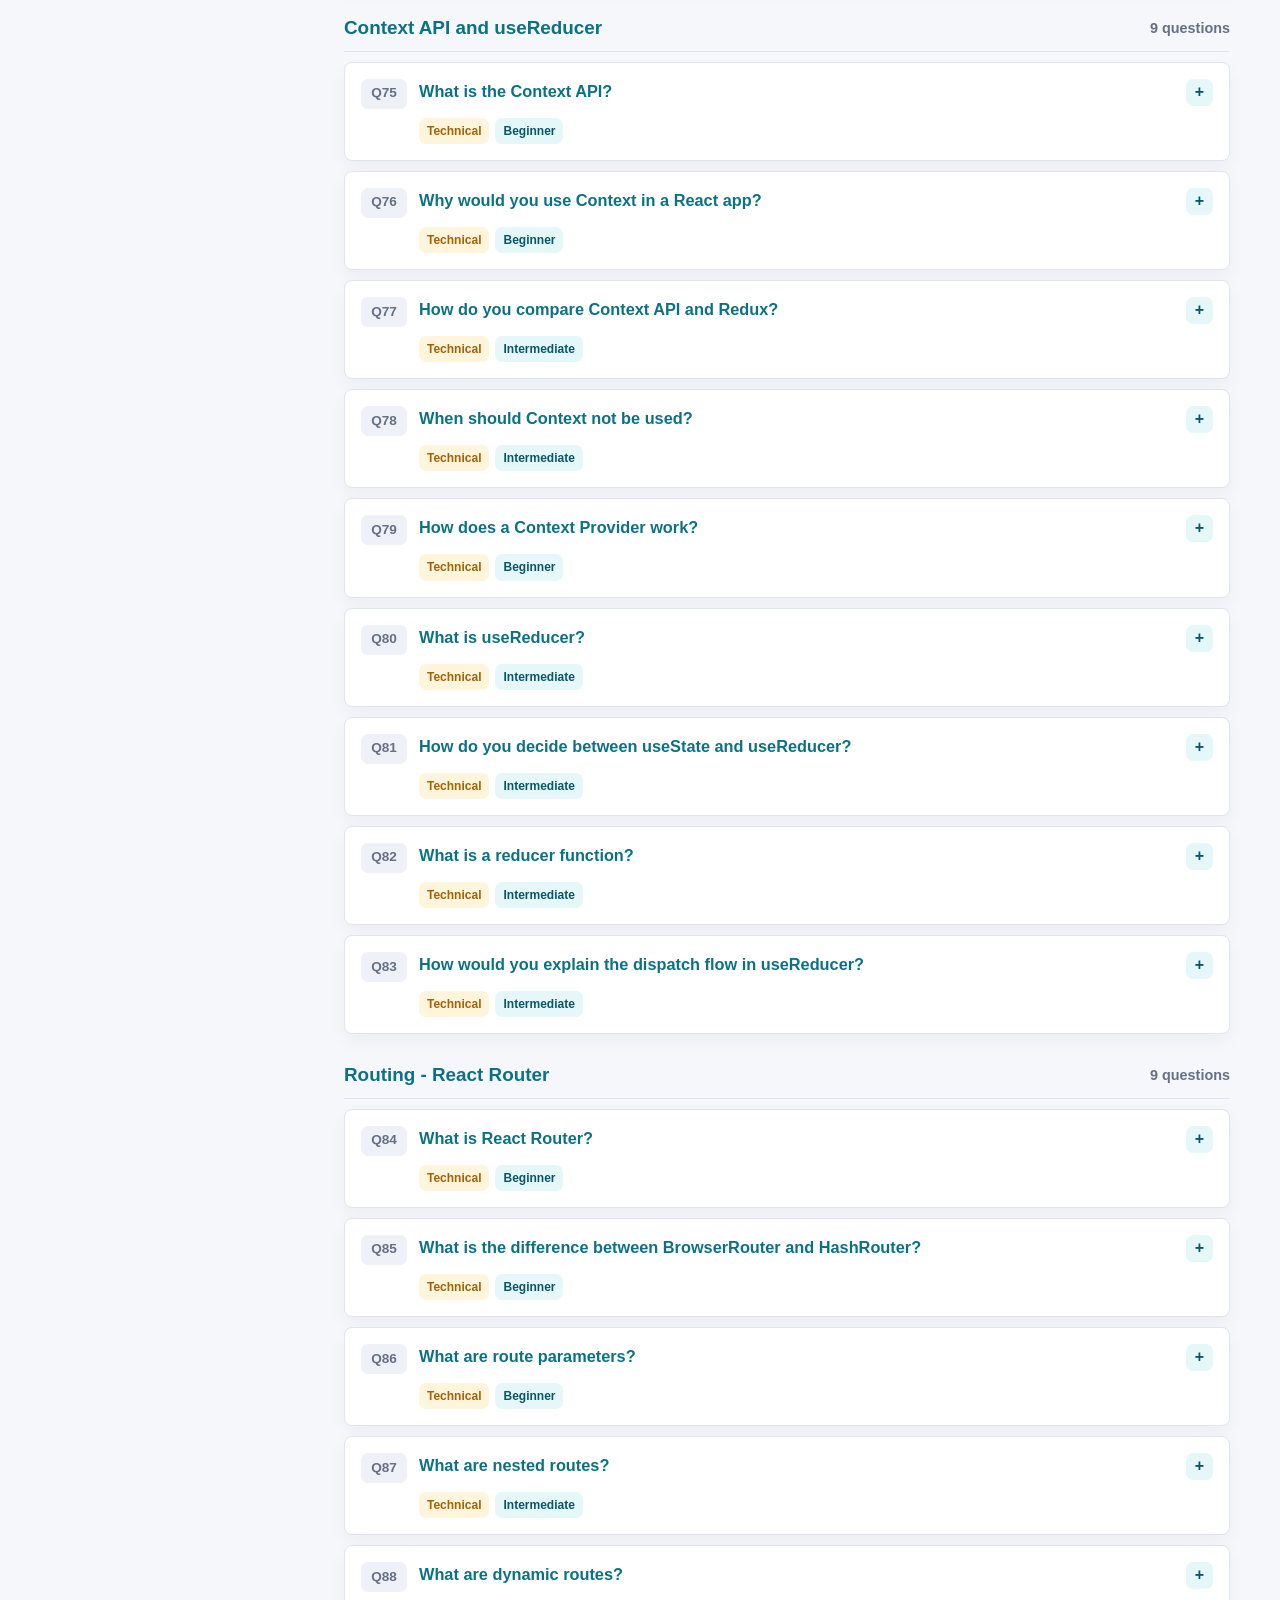
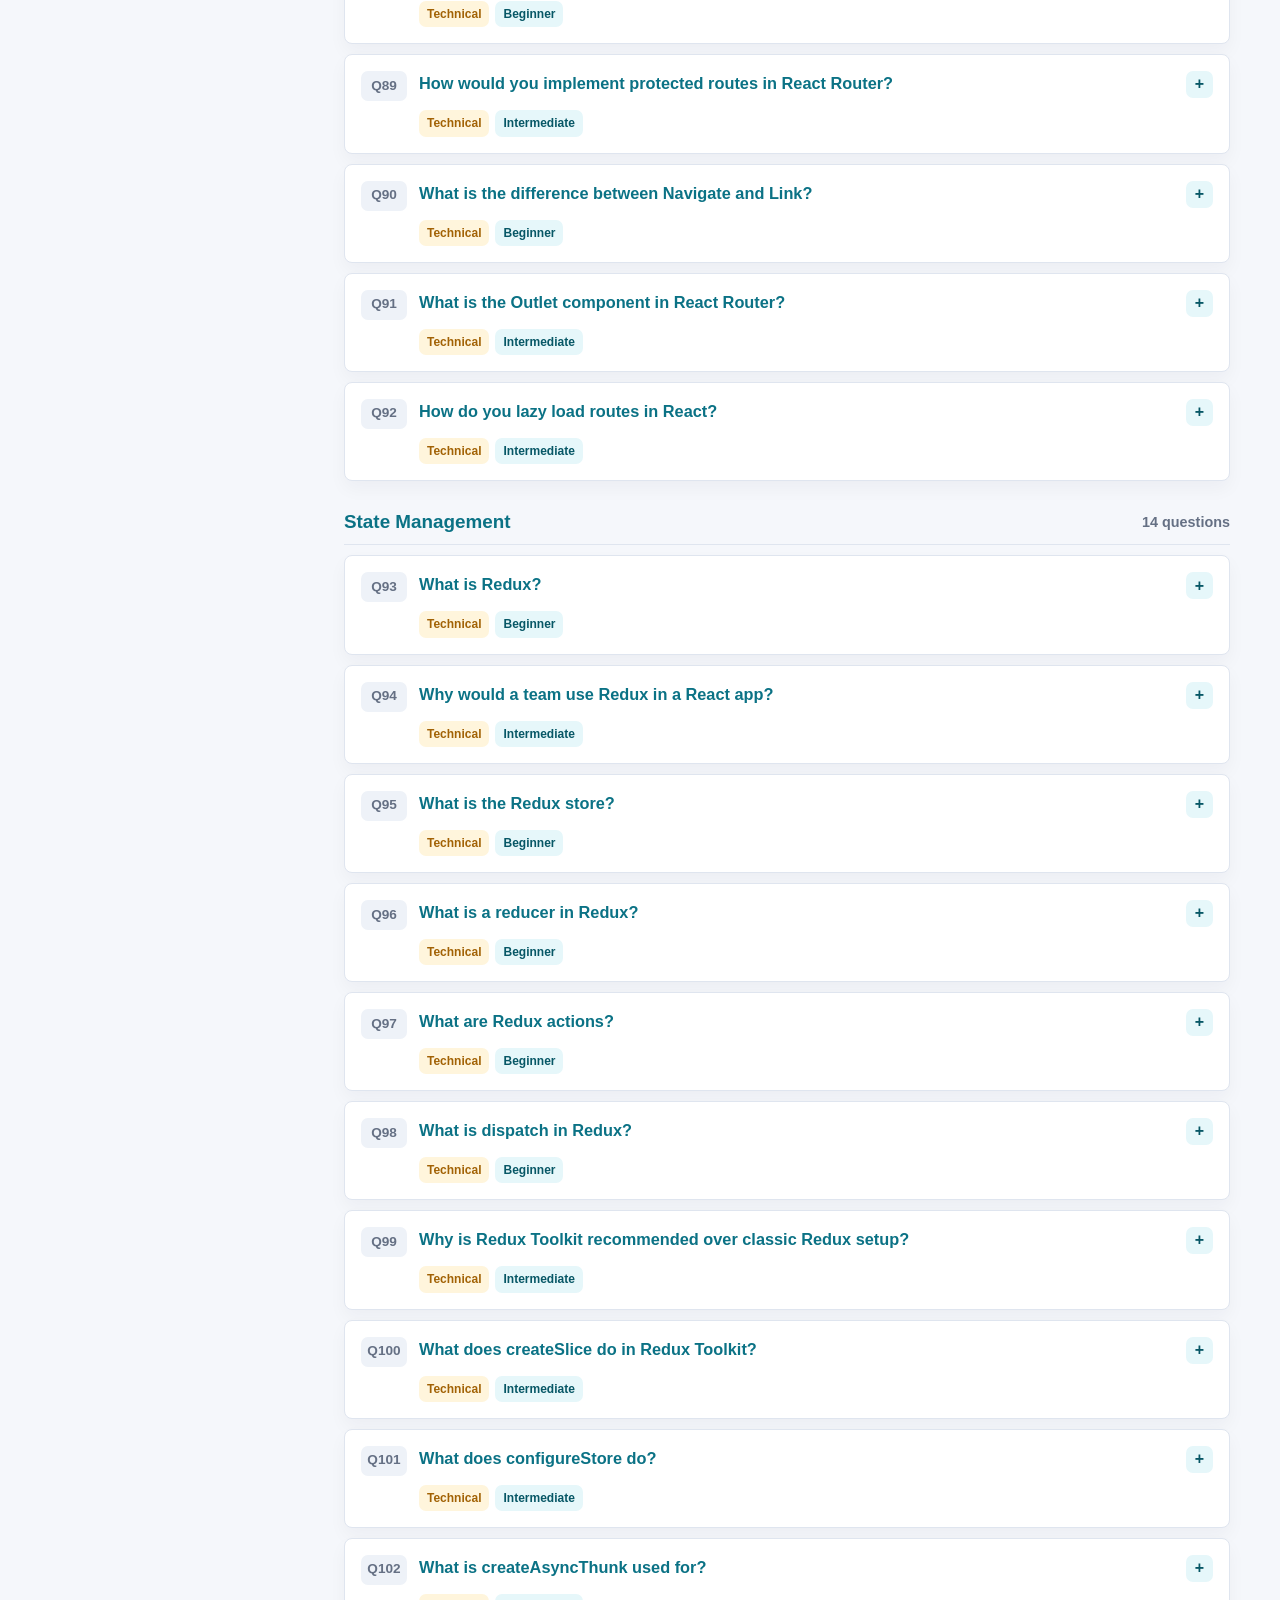
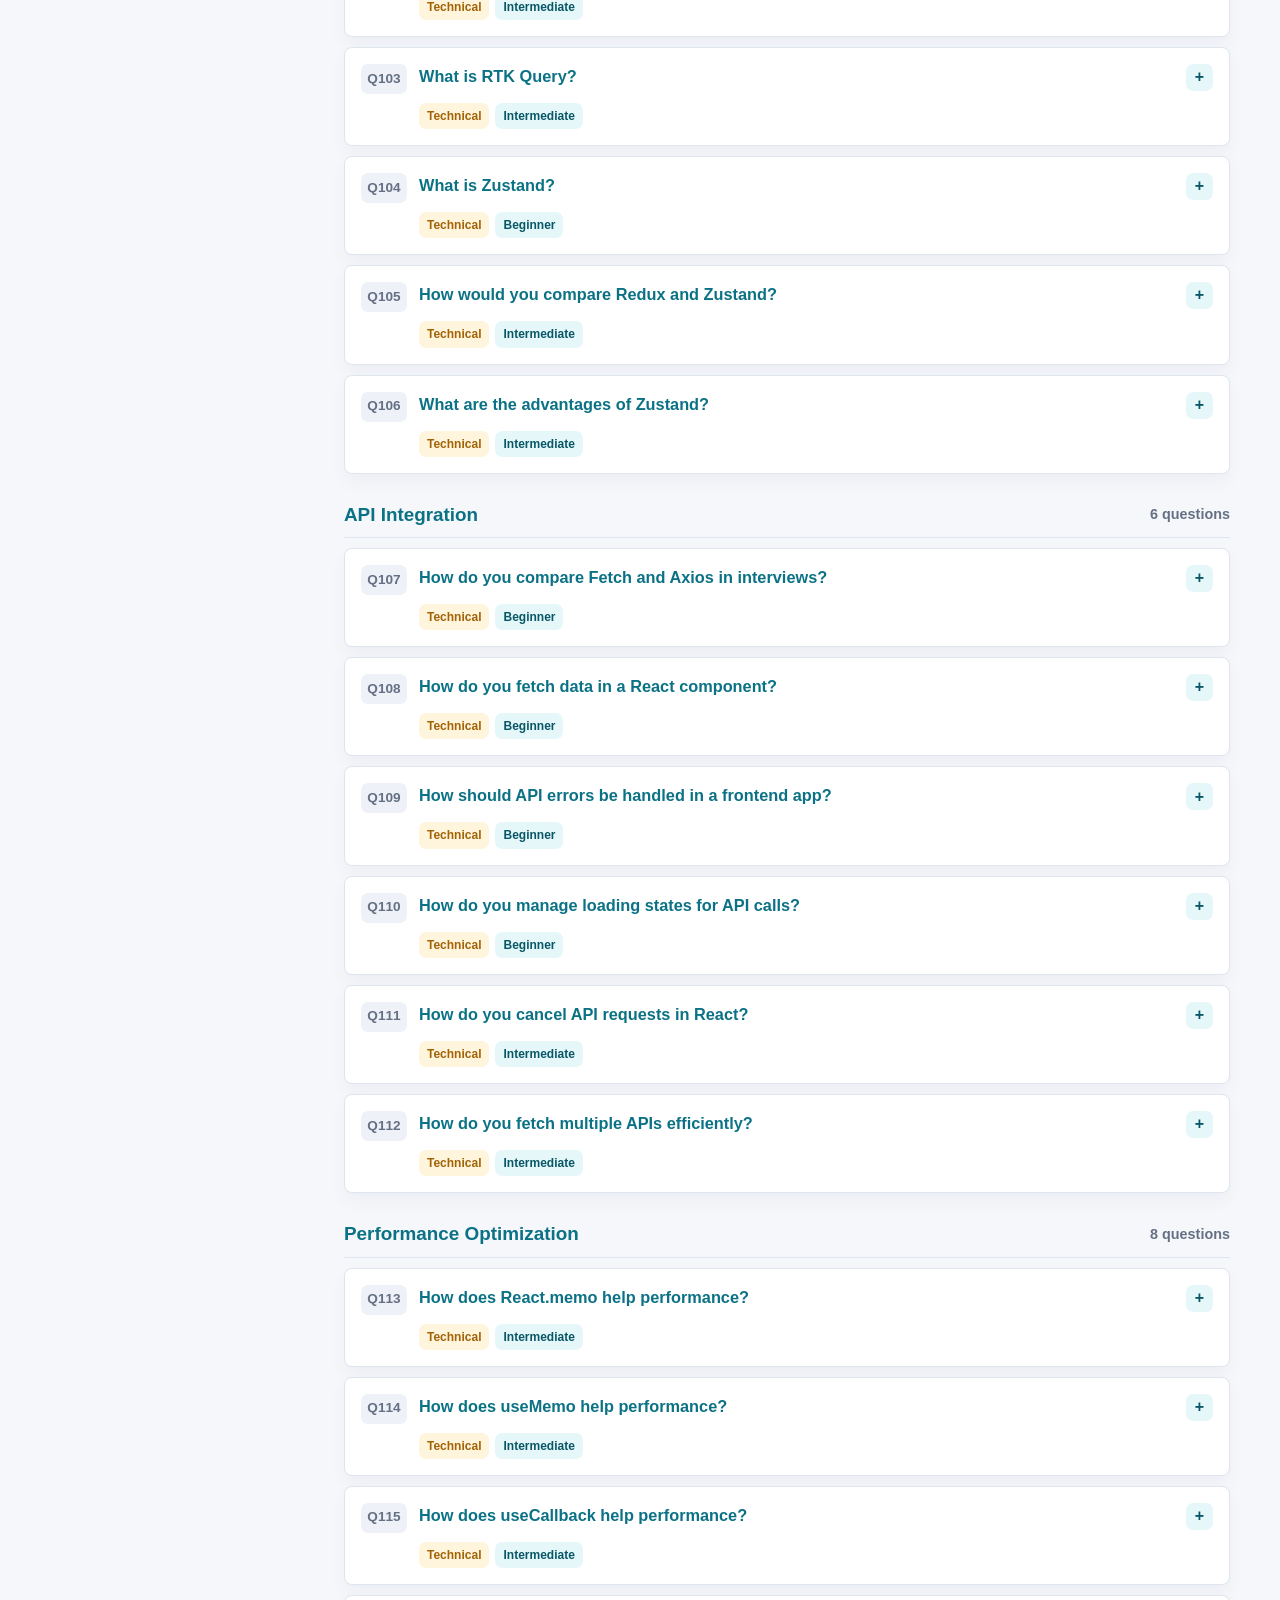
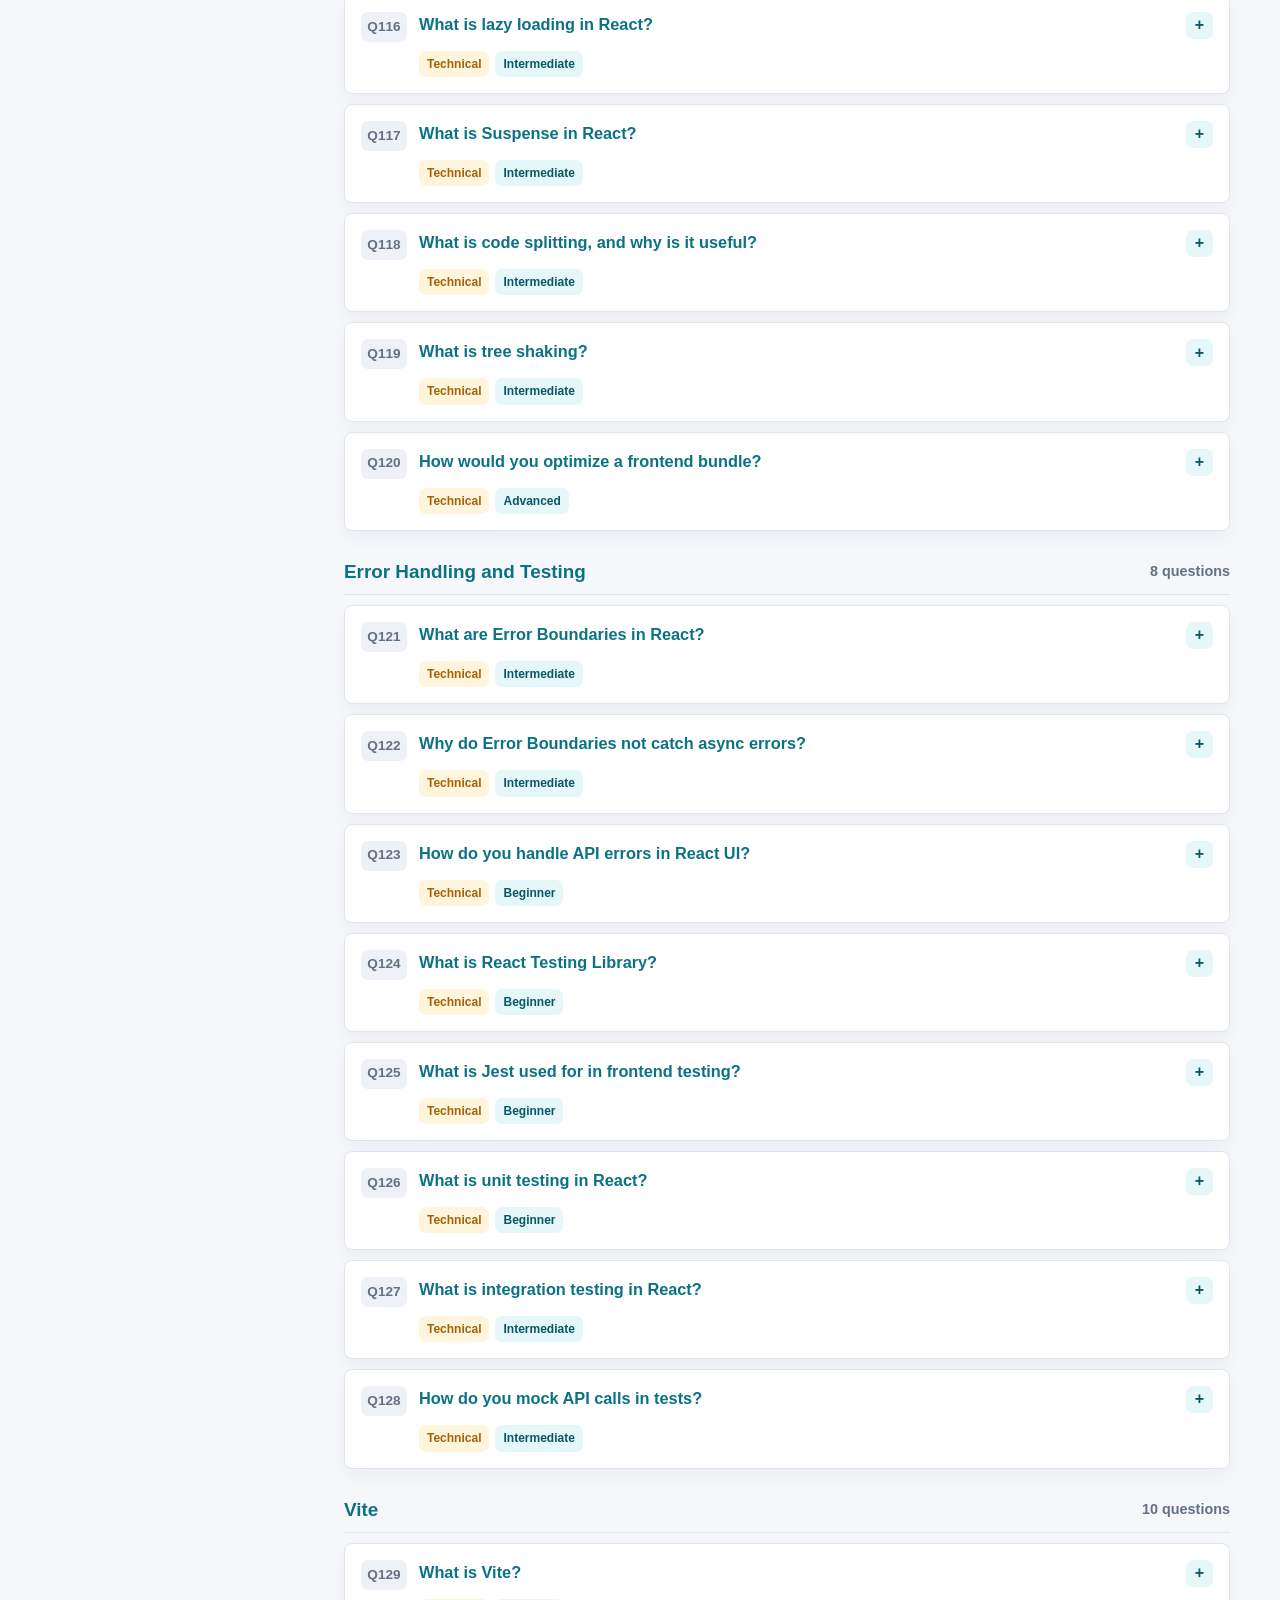
<file: frontend-preparation.html>
<!DOCTYPE html>
<html lang="en">
<head>
  <meta charset="UTF-8">
  <meta name="viewport" content="width=device-width, initial-scale=1.0">
  <title>React + Vite + Next.js Interview Prep | 200 Q&A</title>
  <link rel="stylesheet" href="styles.css?v=readable-fonts">
</head>
<body>
  <header class="hero">
    <div class="hero__inner">
      <a class="back-link" href="index.html">&lt;- Back to preparation hub</a>
      <div class="brand">
        <svg class="brand__mark" viewBox="0 0 64 64" aria-hidden="true">
          <circle cx="32" cy="32" r="5"></circle>
          <ellipse cx="32" cy="32" rx="28" ry="10"></ellipse>
          <ellipse cx="32" cy="32" rx="28" ry="10" transform="rotate(60 32 32)"></ellipse>
          <ellipse cx="32" cy="32" rx="28" ry="10" transform="rotate(120 32 32)"></ellipse>
        </svg>
        <div>
          <p class="eyebrow">Frontend Framework Interview Prep</p>
          <h1>React, Vite and Next.js: 200 Interview Q&A</h1>
        </div>
      </div>
      <p class="hero__copy">
        HR-ready and technical interview-ready answers, grouped by topic, searchable, filterable,
        and stored in a separate JSON question bank.
      </p>
      <div class="hero__stats" aria-label="Question bank stats">
        <span><strong id="totalCount">200</strong> questions</span>
        <span><strong>HR</strong> + technical rounds</span>
        <span><strong>React</strong> + Vite + Next.js</span>
      </div>
    </div>
  </header>

  <main>
    <section class="toolbar" aria-label="Study controls">
      <label class="search">
        <span class="visually-hidden">Search questions</span>
        <svg viewBox="0 0 24 24" aria-hidden="true">
          <circle cx="11" cy="11" r="7"></circle>
          <path d="m20 20-4-4"></path>
        </svg>
        <input id="searchInput" type="search" placeholder="Search by topic, answer, tag, or question">
      </label>
      <div class="filters" aria-label="Filter questions">
        <button class="filter is-active" type="button" data-filter="all">All</button>
        <button class="filter" type="button" data-filter="HR">HR</button>
        <button class="filter" type="button" data-filter="Technical">Technical</button>
        <button class="filter" type="button" data-filter="Scenario">Scenario</button>
        <button class="filter" type="button" data-filter="Advanced">Advanced</button>
      </div>
    </section>

    <section class="progress" aria-label="Study progress">
      <div class="progress__bar"><span id="progressFill"></span></div>
      <p><strong id="doneCount">0</strong> completed of <strong id="doneTotal">200</strong></p>
    </section>

    <section class="layout">
      <aside class="sidebar" aria-label="Categories">
        <h2>Topics</h2>
        <nav id="categoryNav"></nav>
      </aside>

      <section class="questions" aria-live="polite">
        <div class="questions__topline">
          <p id="visibleCount">Loading questions...</p>
          <button id="expandAll" class="ghost-button" type="button">Expand all visible</button>
        </div>
        <div id="questionList"></div>
        <div id="emptyState" class="empty" hidden>
          <h2>No matching questions</h2>
          <p>Try a broader search term or switch the filter back to All.</p>
        </div>
      </section>
    </section>
  </main>

  <button id="backTop" class="back-top" type="button" aria-label="Back to top">↑</button>

  <footer>
    <p>
      Data source: <code>questions.json</code>. References checked against
      <a href="https://react.dev/reference/react" target="_blank" rel="noreferrer">React docs</a>,
      <a href="https://vite.dev/guide/" target="_blank" rel="noreferrer">Vite docs</a>, and
      <a href="https://nextjs.org/docs" target="_blank" rel="noreferrer">Next.js docs</a>.
    </p>
  </footer>

  <script src="questions-data.js"></script>
  <script>
    const state = {
      questions: [],
      visible: [],
      filter: 'all',
      query: '',
      expandedAll: false,
      done: JSON.parse(localStorage.getItem('interviewPrepDone') || '{}')
    };

    const list = document.getElementById('questionList');
    const nav = document.getElementById('categoryNav');
    const searchInput = document.getElementById('searchInput');
    const visibleCount = document.getElementById('visibleCount');
    const emptyState = document.getElementById('emptyState');
    const progressFill = document.getElementById('progressFill');
    const doneCount = document.getElementById('doneCount');
    const doneTotal = document.getElementById('doneTotal');
    const totalCount = document.getElementById('totalCount');
    const expandAll = document.getElementById('expandAll');
    const backTop = document.getElementById('backTop');

    async function init() {
      try {
        const data = await loadQuestionBank();
        state.questions = data.questions;
        state.visible = state.questions;
        totalCount.textContent = state.questions.length;
        doneTotal.textContent = state.questions.length;
        renderCategories();
        render();
      } catch (error) {
        list.innerHTML = `<div class="load-error">
          <h2>Could not load the question bank</h2>
          <p>Make sure <code>questions-data.js</code> is in the same folder as this HTML file.</p>
        </div>`;
        visibleCount.textContent = 'Question bank not loaded';
      }
    }

    async function loadQuestionBank() {
      if (location.protocol !== 'file:') {
        try {
          const response = await fetch('questions.json', { cache: 'no-store' });
          if (response.ok) return response.json();
        } catch (error) {
          // Fall back to the script data below for offline/static viewing.
        }
      }

      if (window.INTERVIEW_PREP_DATA?.questions?.length) {
        return window.INTERVIEW_PREP_DATA;
      }

      throw new Error('Question bank unavailable');
    }

    function renderCategories() {
      const counts = new Map();
      state.questions.forEach((item) => counts.set(item.category, (counts.get(item.category) || 0) + 1));
      nav.innerHTML = Array.from(counts.entries()).map(([category, count]) => `
        <a href="#${slug(category)}">
          <span>${category}</span>
          <strong>${count}</strong>
        </a>
      `).join('');
    }

    function render() {
      applyFilters();
      renderQuestions();
      updateProgress();
    }

    function applyFilters() {
      const q = state.query.toLowerCase();
      state.visible = state.questions.filter((item) => {
        const filterMatch = state.filter === 'all'
          || item.type === state.filter
          || item.difficulty === state.filter
          || item.tags.includes(state.filter.toLowerCase());
        const haystack = [
          item.question,
          item.answer,
          item.category,
          item.type,
          item.difficulty,
          item.tags.join(' '),
          item.keyPoints.join(' ')
        ].join(' ').toLowerCase();
        return filterMatch && (!q || haystack.includes(q));
      });
    }

    function renderQuestions() {
      const grouped = new Map();
      state.visible.forEach((item) => {
        if (!grouped.has(item.category)) grouped.set(item.category, []);
        grouped.get(item.category).push(item);
      });

      visibleCount.textContent = `${state.visible.length} of ${state.questions.length} questions shown`;
      emptyState.hidden = state.visible.length !== 0;
      list.innerHTML = Array.from(grouped.entries()).map(([category, items]) => `
        <section class="category" id="${slug(category)}">
          <div class="category__heading">
            <h2>${category}</h2>
            <span>${items.length} questions</span>
          </div>
          ${items.map(questionTemplate).join('')}
        </section>
      `).join('');
    }

    function questionTemplate(item) {
      const isDone = Boolean(state.done[item.id]);
      const open = state.expandedAll ? ' open' : '';
      return `
        <article class="qa-card${isDone ? ' is-done' : ''}" data-id="${item.id}">
          <details${open}>
            <summary>
              <span class="number">Q${item.id}</span>
              <span class="question-text">${item.question}</span>
              <span class="pills">
                <span class="pill">${item.type}</span>
                <span class="pill pill--soft">${item.difficulty}</span>
              </span>
            </summary>
            <div class="answer">
              <p>${item.answer}</p>
              <h3>Interview points</h3>
              <ul>
                ${item.keyPoints.map((point) => `<li>${point}</li>`).join('')}
              </ul>
              ${item.code ? `<pre><code>${escapeHtml(item.code)}</code></pre>` : ''}
              <label class="done">
                <input type="checkbox" data-done="${item.id}" ${isDone ? 'checked' : ''}>
                <span>Mark this answer as prepared</span>
              </label>
            </div>
          </details>
        </article>
      `;
    }

    function updateProgress() {
      const validDone = Object.keys(state.done).filter((id) => state.questions.some((q) => String(q.id) === String(id)));
      const percent = state.questions.length ? (validDone.length / state.questions.length) * 100 : 0;
      doneCount.textContent = validDone.length;
      progressFill.style.width = `${percent}%`;
    }

    function slug(value) {
      return value.toLowerCase().replace(/[^a-z0-9]+/g, '-').replace(/(^-|-$)/g, '');
    }

    function escapeHtml(value) {
      return value.replace(/[&<>"']/g, (char) => ({
        '&': '&amp;',
        '<': '&lt;',
        '>': '&gt;',
        '"': '&quot;',
        "'": '&#039;'
      })[char]);
    }

    searchInput.addEventListener('input', (event) => {
      state.query = event.target.value.trim();
      state.expandedAll = false;
      expandAll.textContent = 'Expand all visible';
      render();
    });

    document.querySelectorAll('.filter').forEach((button) => {
      button.addEventListener('click', () => {
        document.querySelectorAll('.filter').forEach((item) => item.classList.remove('is-active'));
        button.classList.add('is-active');
        state.filter = button.dataset.filter;
        state.expandedAll = false;
        expandAll.textContent = 'Expand all visible';
        render();
      });
    });

    expandAll.addEventListener('click', () => {
      state.expandedAll = !state.expandedAll;
      expandAll.textContent = state.expandedAll ? 'Collapse all visible' : 'Expand all visible';
      renderQuestions();
    });

    list.addEventListener('change', (event) => {
      const id = event.target.dataset.done;
      if (!id) return;
      if (event.target.checked) state.done[id] = true;
      else delete state.done[id];
      localStorage.setItem('interviewPrepDone', JSON.stringify(state.done));
      event.target.closest('.qa-card').classList.toggle('is-done', event.target.checked);
      updateProgress();
    });

    backTop.addEventListener('click', () => window.scrollTo({ top: 0, behavior: 'smooth' }));
    window.addEventListener('scroll', () => backTop.classList.toggle('is-visible', window.scrollY > 500));

    init();
  </script>
</body>
</html>
</file>
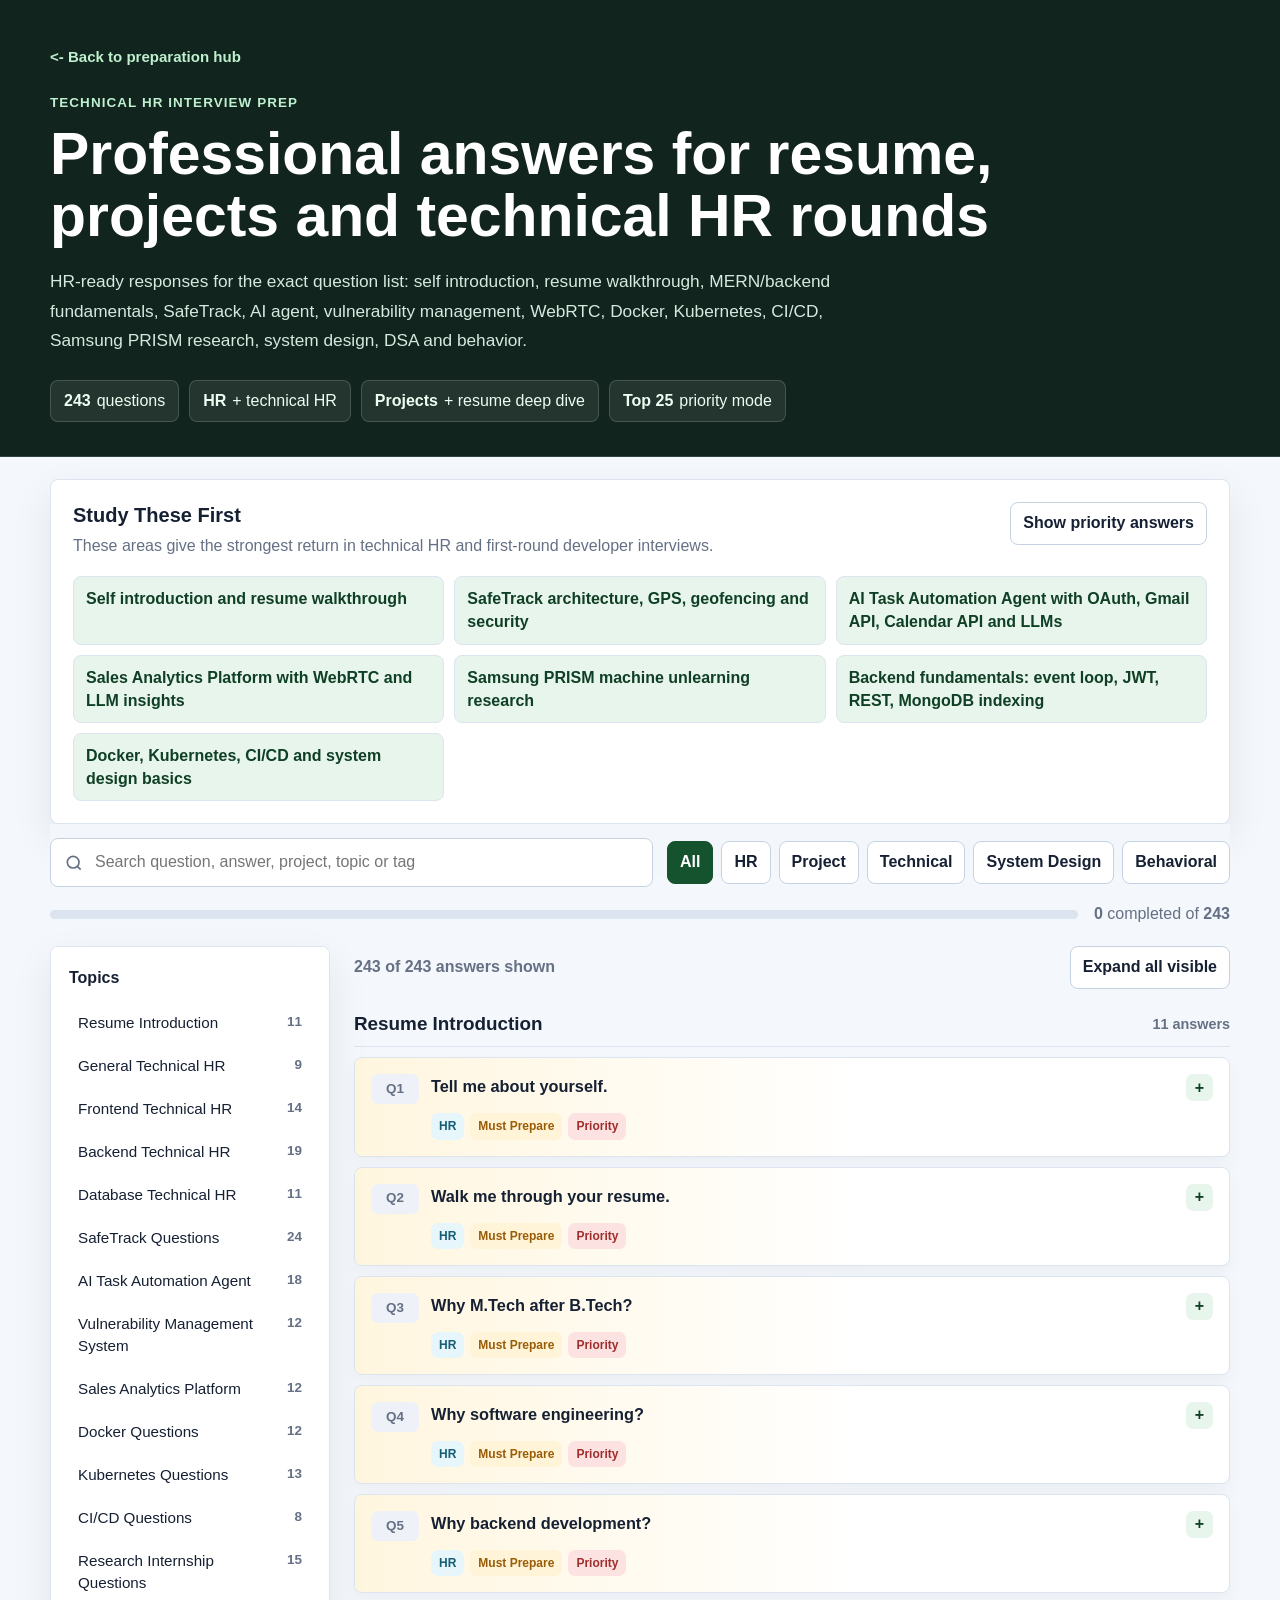
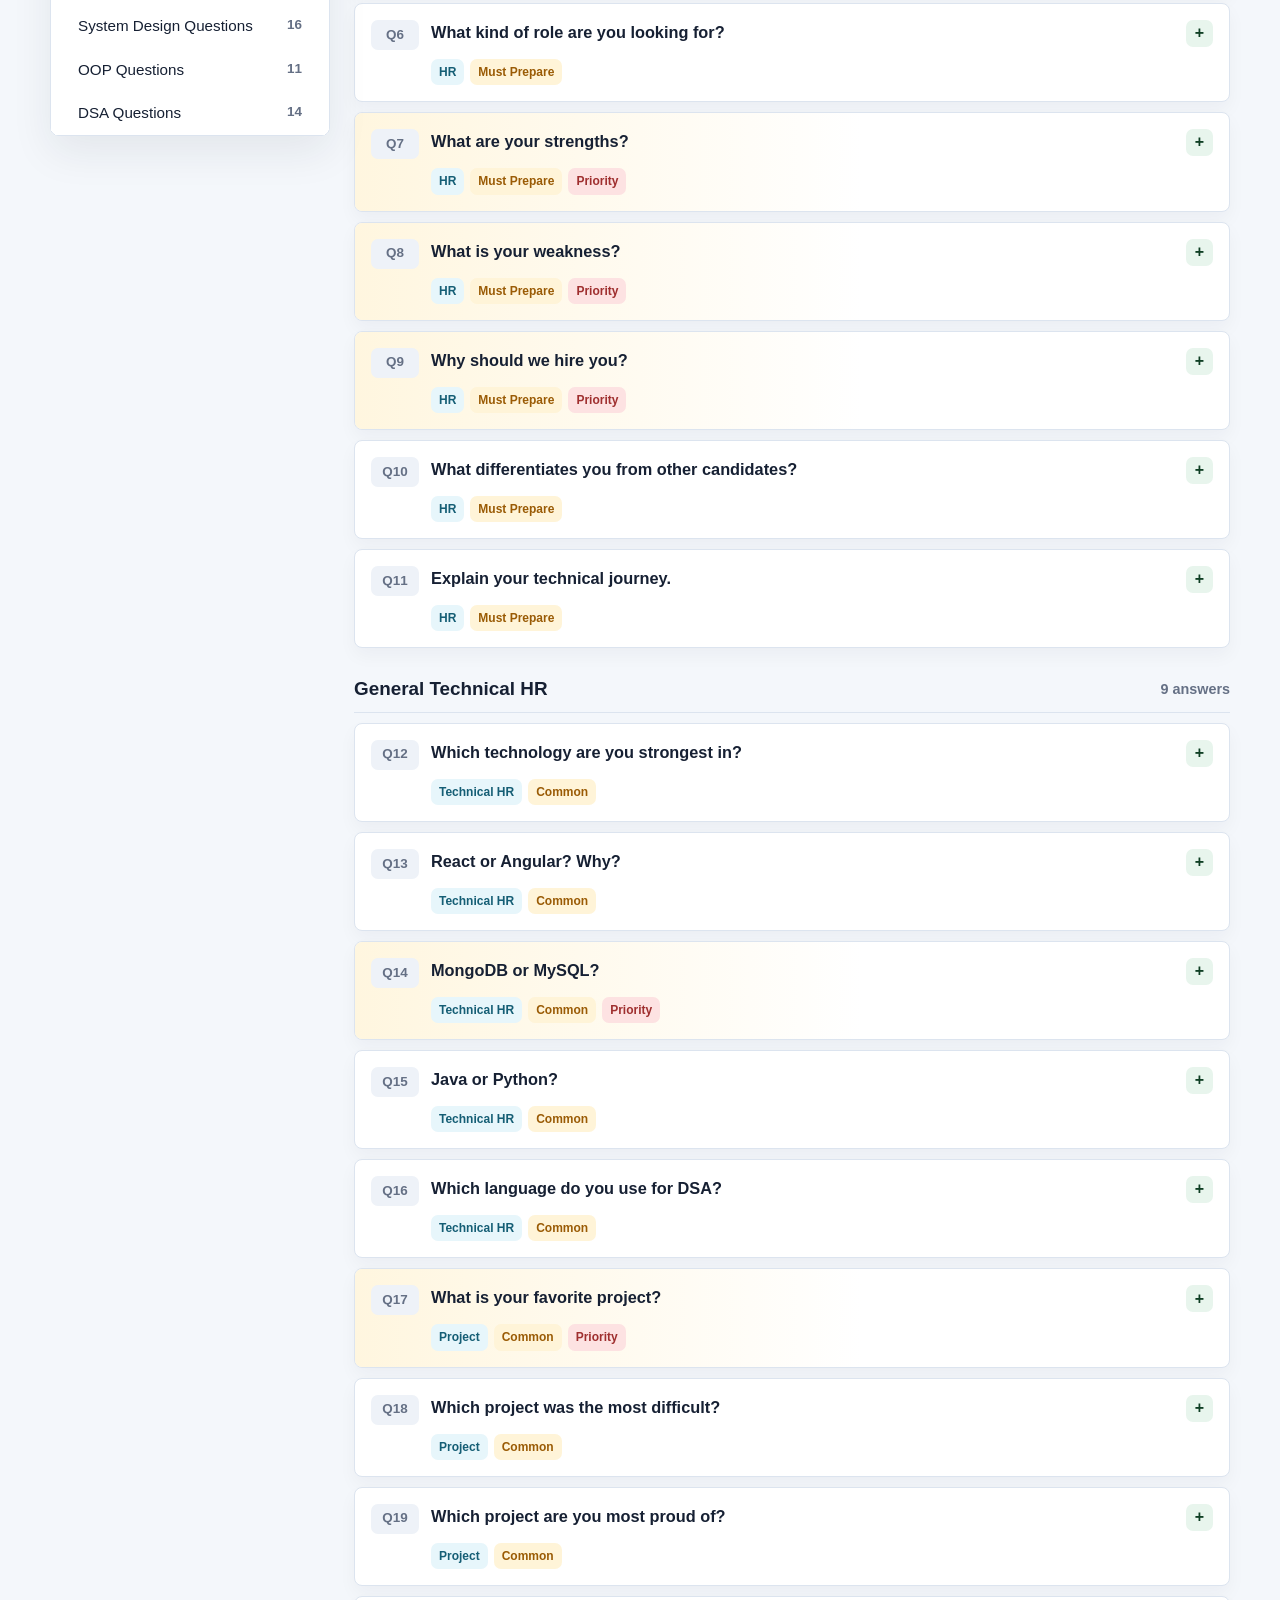
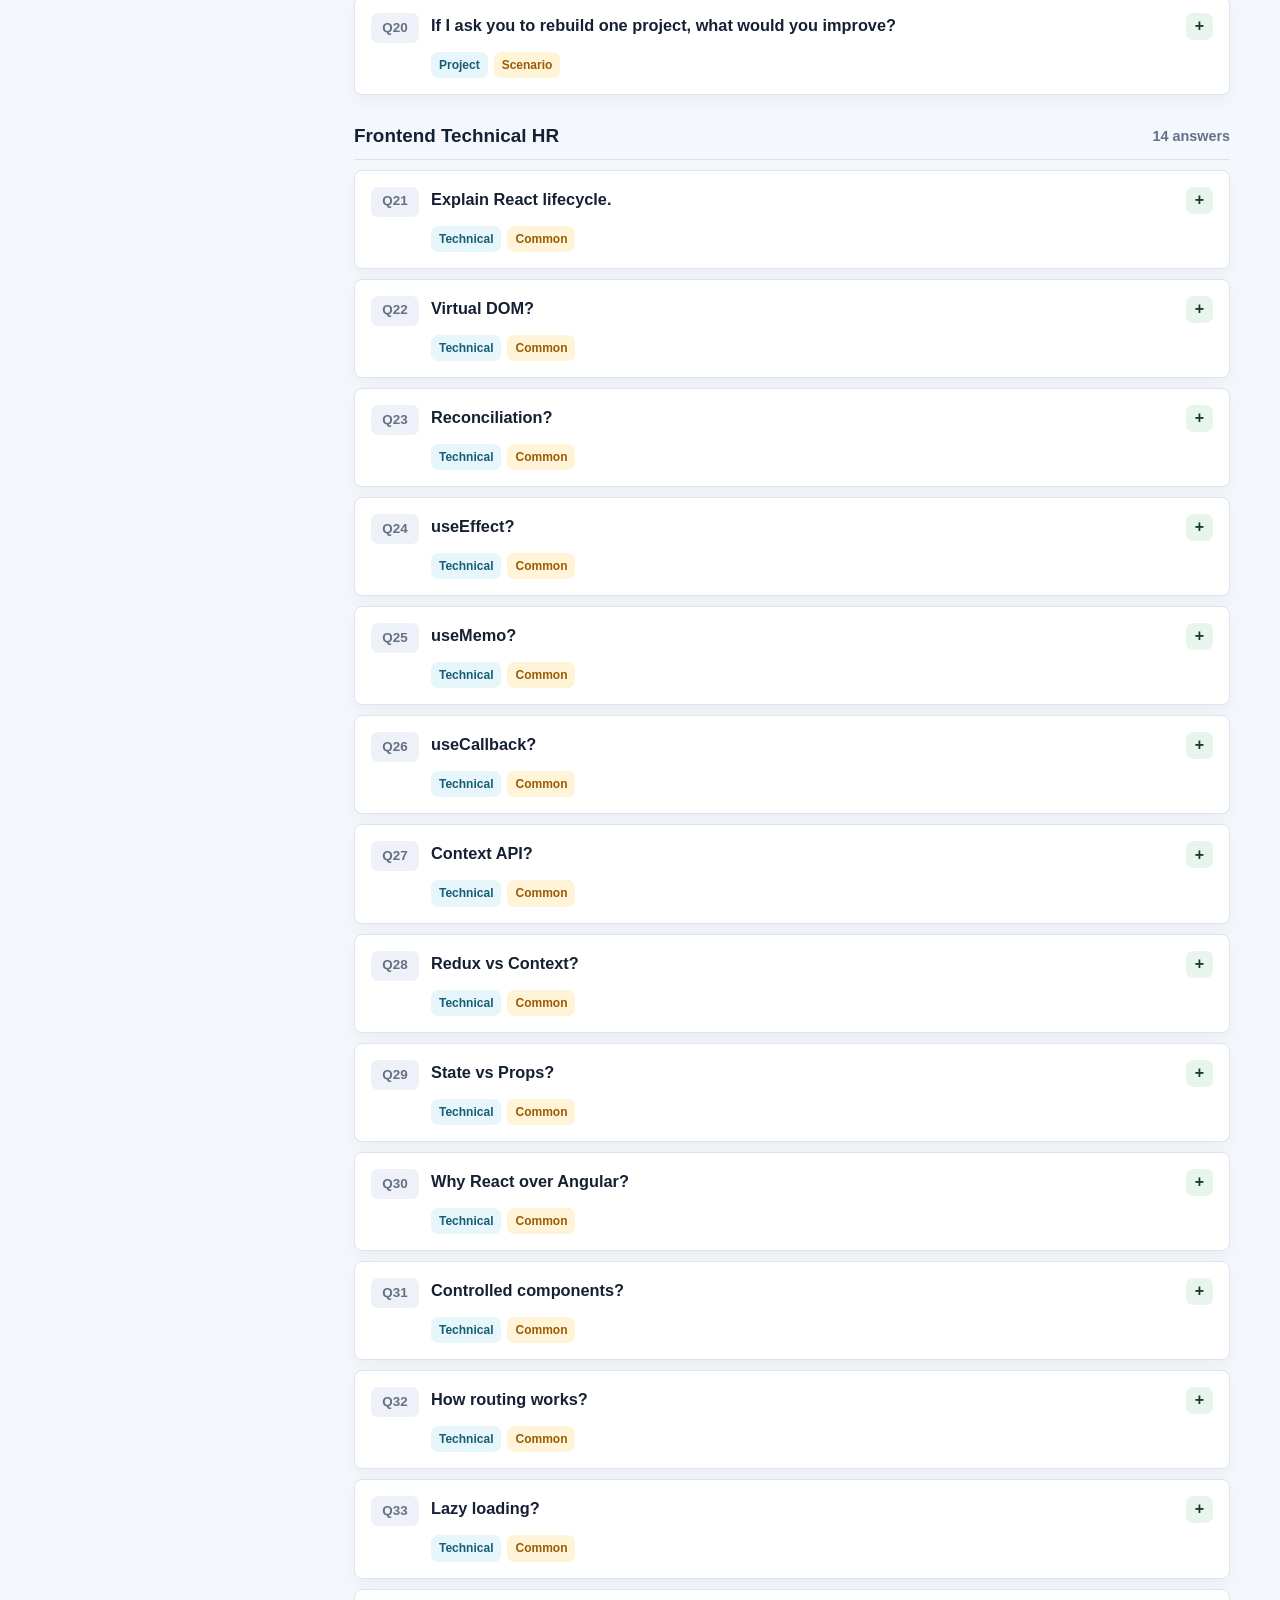
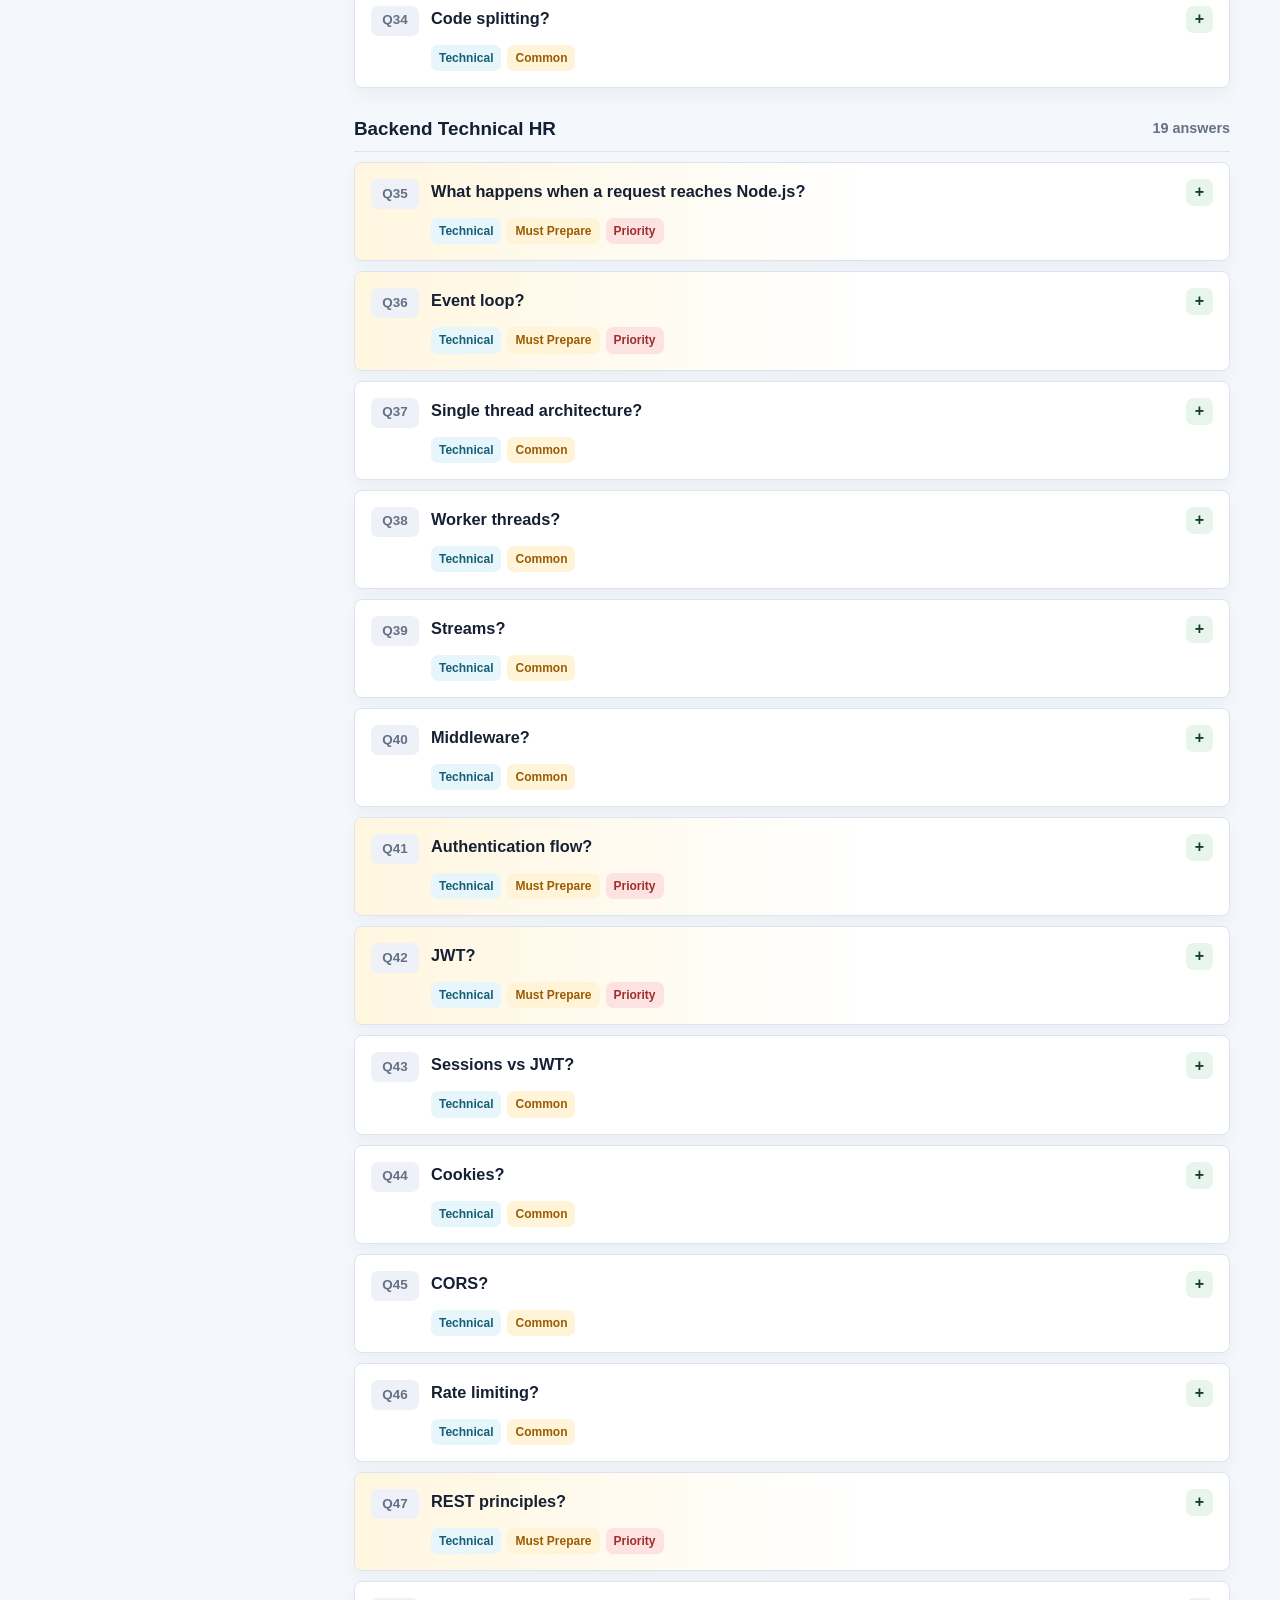
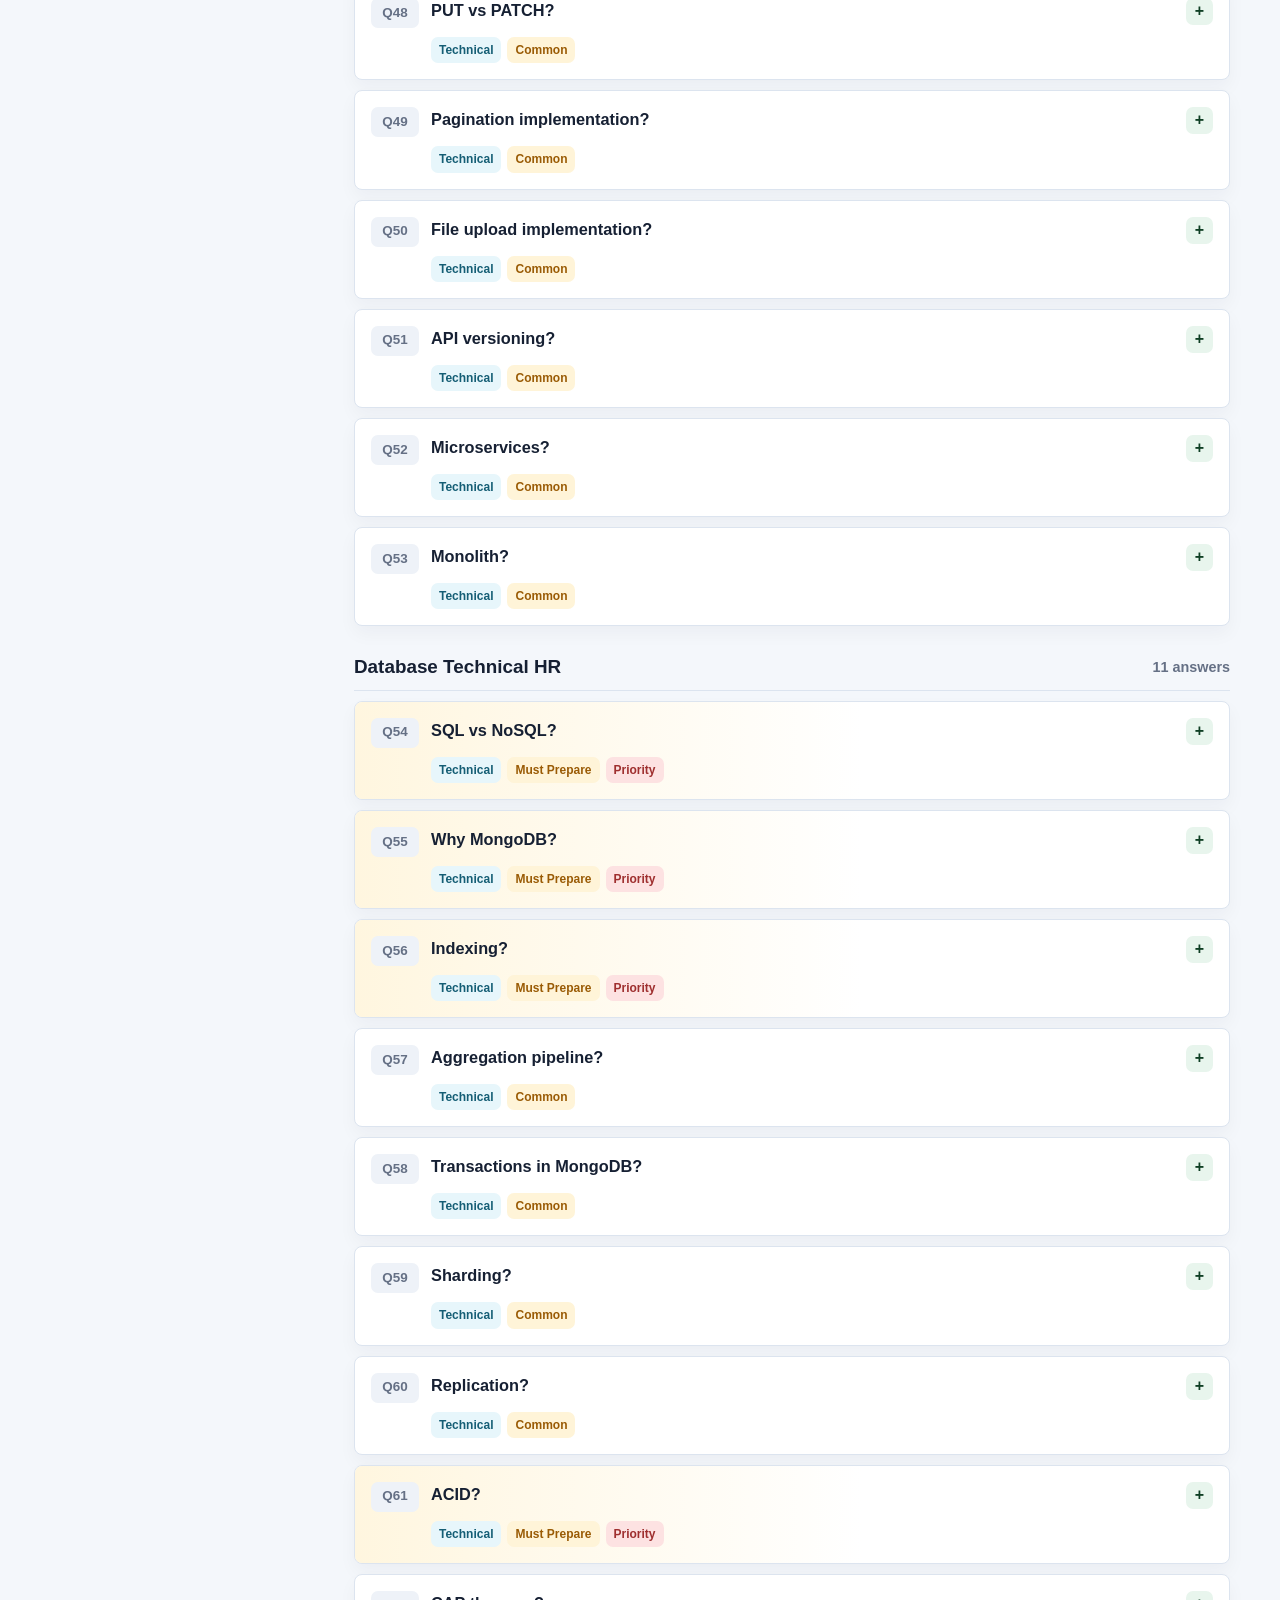
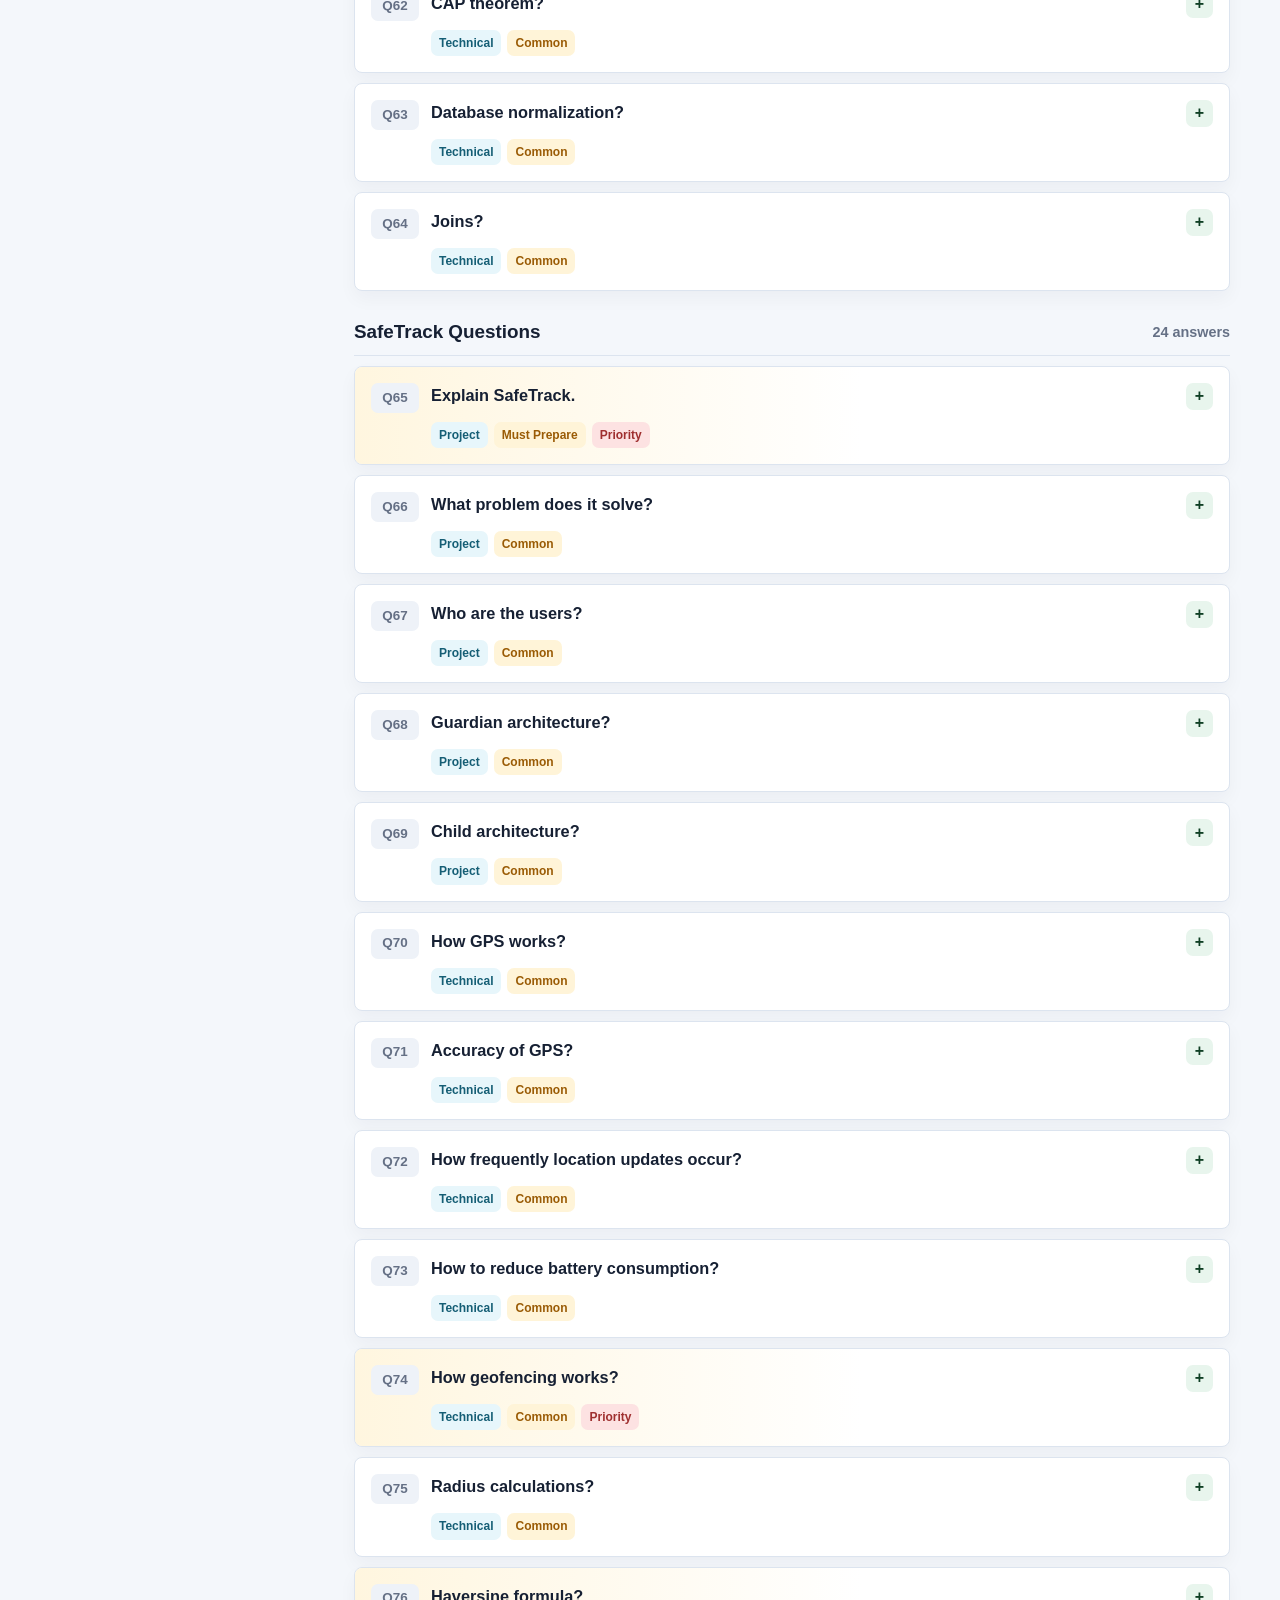
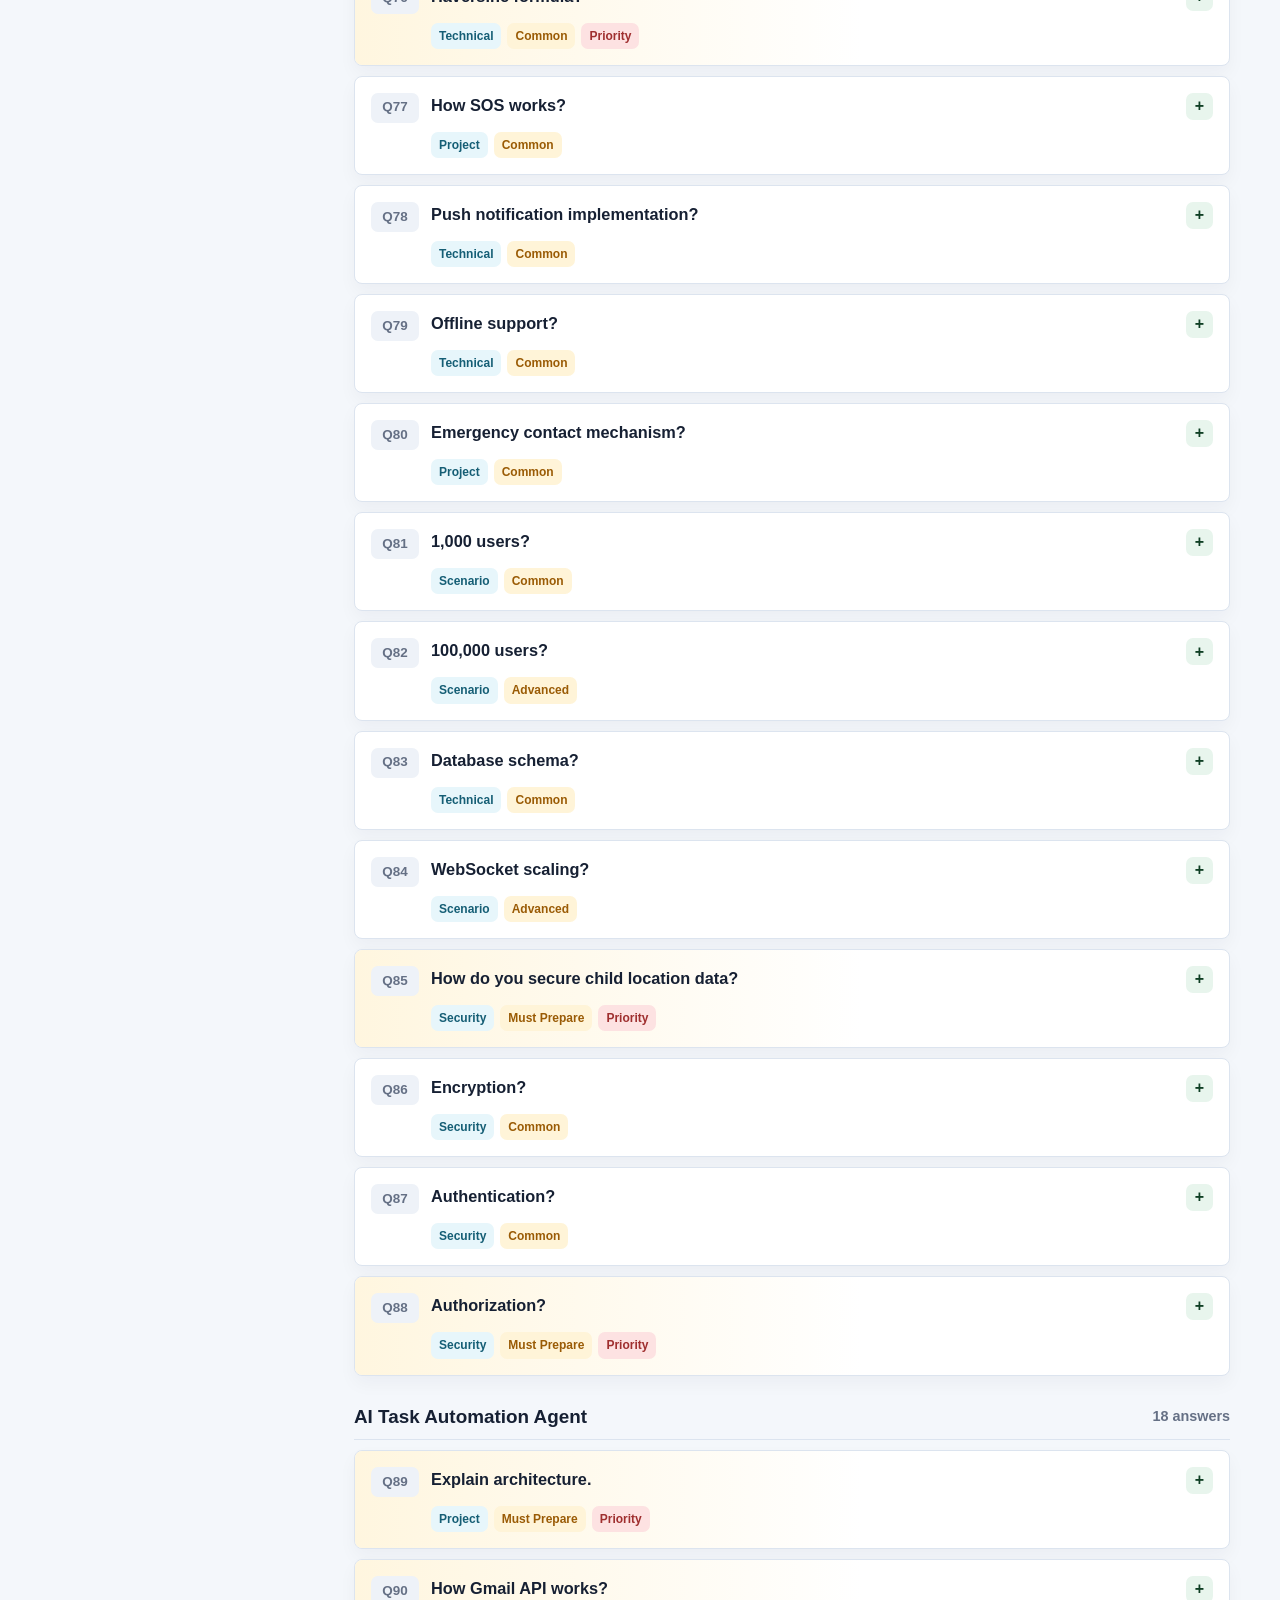
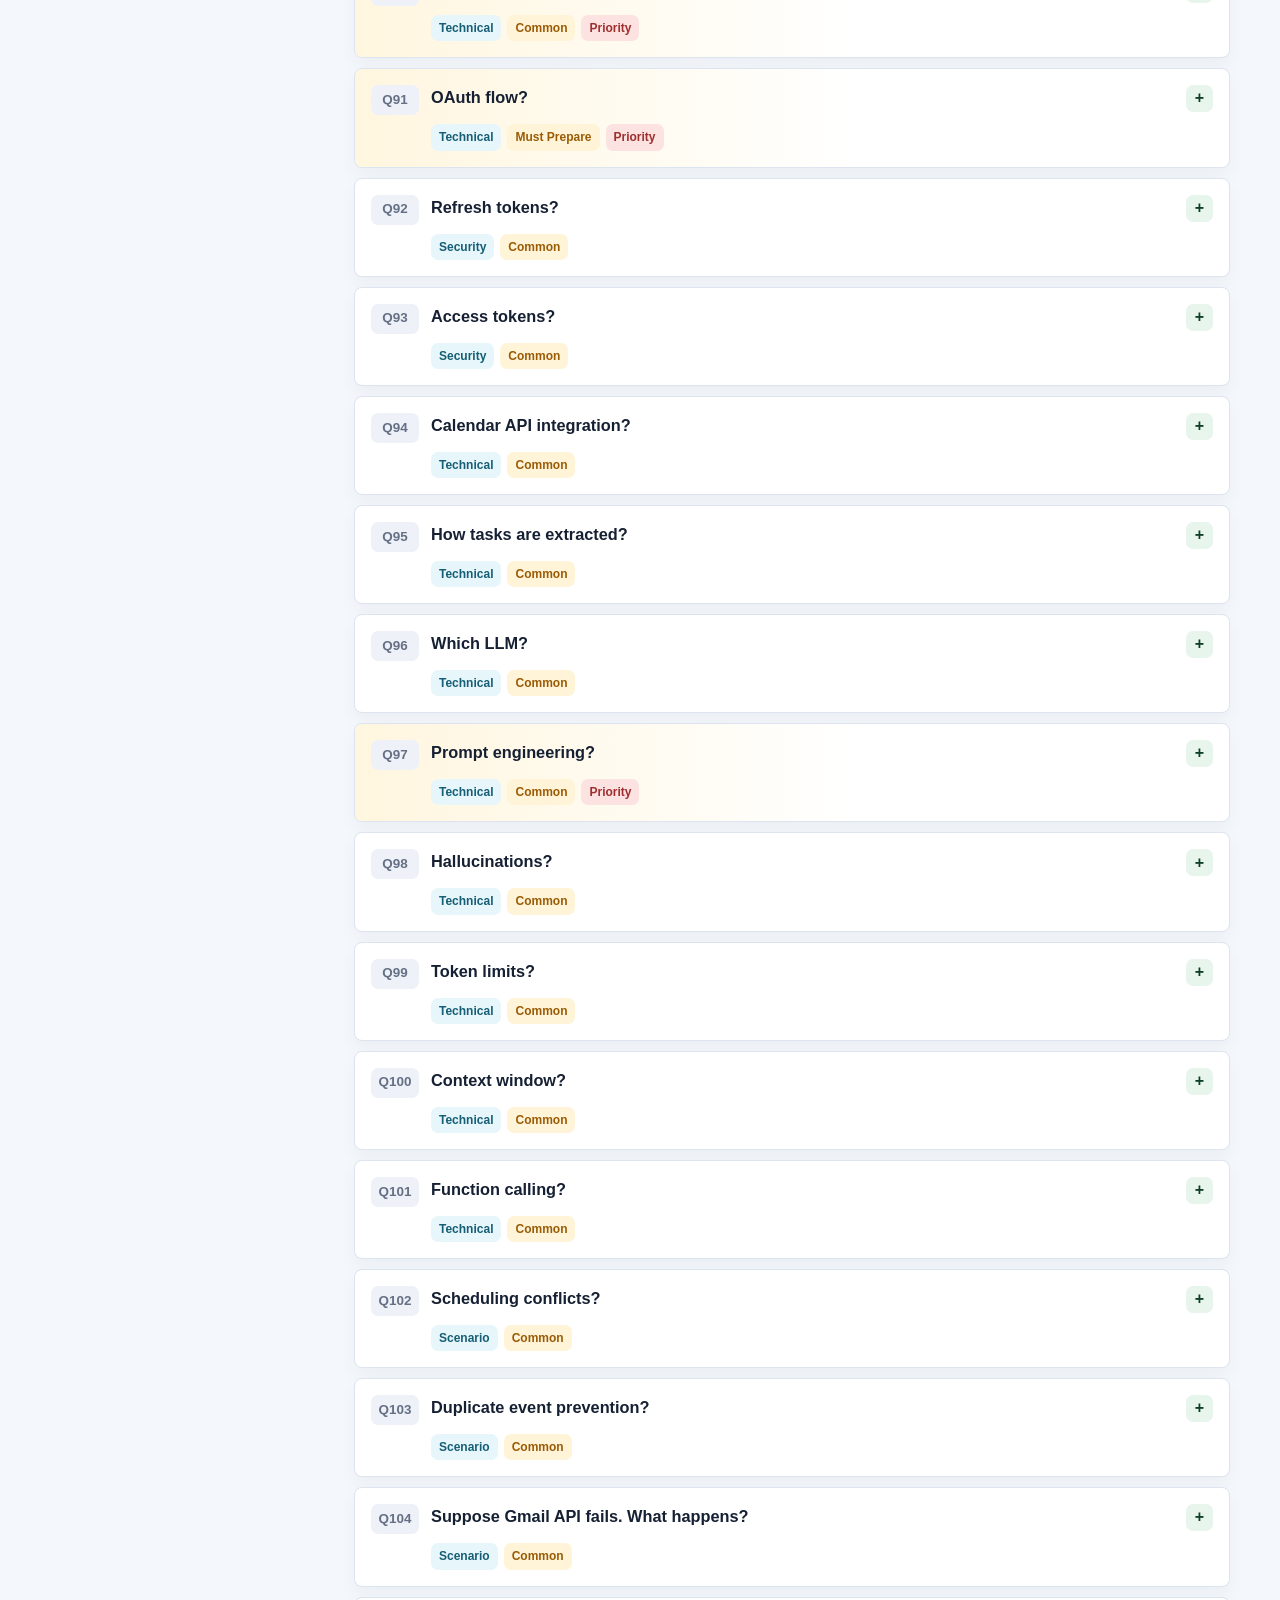
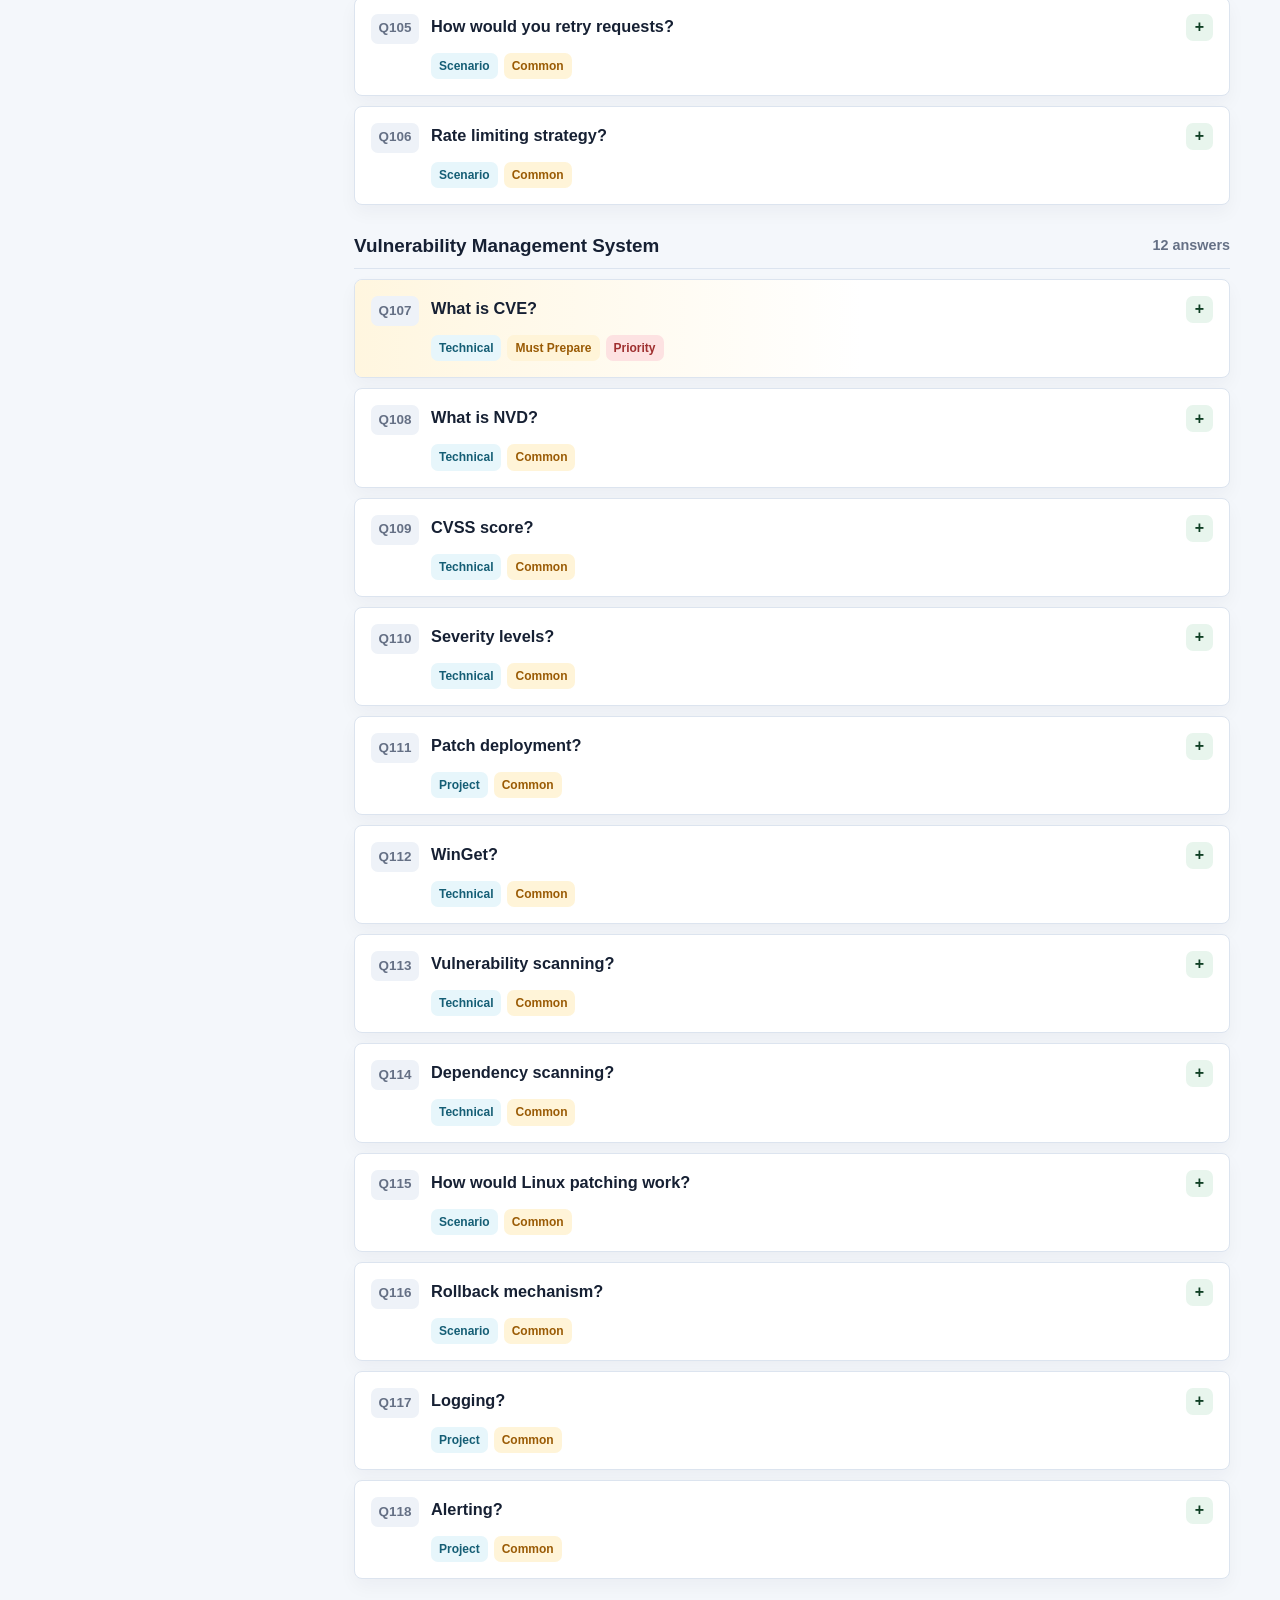
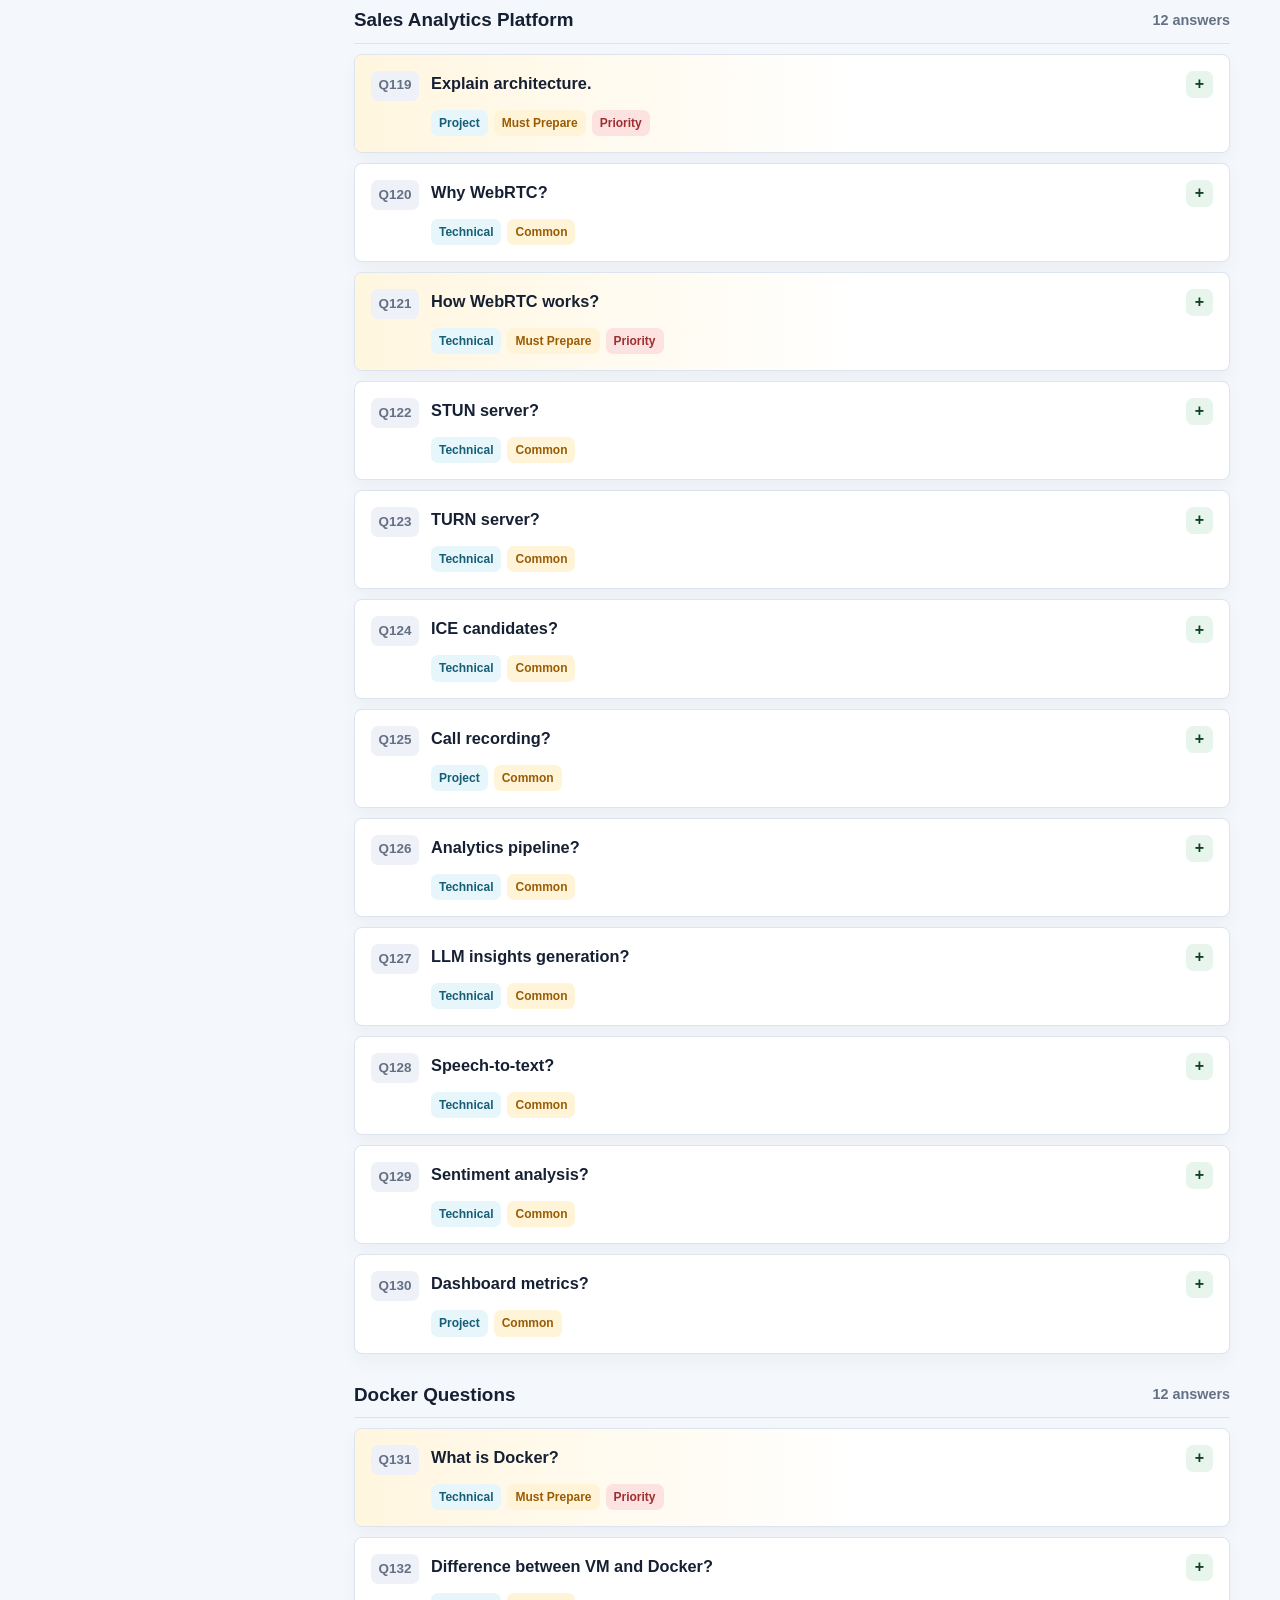
<file: technical-hr-preparation.html>
<!DOCTYPE html>
<html lang="en">
<head>
  <meta charset="UTF-8">
  <meta name="viewport" content="width=device-width, initial-scale=1.0">
  <title>Technical HR Interview Prep | Sasipriyan</title>
  <link rel="stylesheet" href="technical-hr-styles.css?v=1">
</head>
<body>
  <header class="hero">
    <div class="hero__inner">
      <a class="back-link" href="index.html">&lt;- Back to preparation hub</a>
      <p class="eyebrow">Technical HR Interview Prep</p>
      <h1>Professional answers for resume, projects and technical HR rounds</h1>
      <p class="hero__copy">
        HR-ready responses for the exact question list: self introduction, resume walkthrough,
        MERN/backend fundamentals, SafeTrack, AI agent, vulnerability management, WebRTC,
        Docker, Kubernetes, CI/CD, Samsung PRISM research, system design, DSA and behavior.
      </p>
      <div class="hero__stats" aria-label="Question bank stats">
        <span><strong id="totalCount">243</strong> questions</span>
        <span><strong>HR</strong> + technical HR</span>
        <span><strong>Projects</strong> + resume deep dive</span>
        <span><strong>Top 25</strong> priority mode</span>
      </div>
    </div>
  </header>

  <section class="focus" aria-labelledby="focus-title">
    <div class="focus__header">
      <div>
        <h2 id="focus-title">Study These First</h2>
        <p>These areas give the strongest return in technical HR and first-round developer interviews.</p>
      </div>
      <button id="priorityOnly" class="ghost-button" type="button">Show priority answers</button>
    </div>
    <ul id="focusTopics" class="focus__grid"></ul>
  </section>

  <main>
    <section class="toolbar" aria-label="Study controls">
      <label class="search">
        <span class="visually-hidden">Search questions</span>
        <svg viewBox="0 0 24 24" aria-hidden="true">
          <circle cx="11" cy="11" r="7"></circle>
          <path d="m20 20-4-4"></path>
        </svg>
        <input id="searchInput" type="search" placeholder="Search question, answer, project, topic or tag">
      </label>
      <div class="filters" aria-label="Filter questions">
        <button class="filter is-active" type="button" data-filter="all">All</button>
        <button class="filter" type="button" data-filter="HR">HR</button>
        <button class="filter" type="button" data-filter="Project">Project</button>
        <button class="filter" type="button" data-filter="Technical">Technical</button>
        <button class="filter" type="button" data-filter="System Design">System Design</button>
        <button class="filter" type="button" data-filter="Behavioral">Behavioral</button>
      </div>
    </section>

    <section class="progress" aria-label="Study progress">
      <div class="progress__bar"><span id="progressFill"></span></div>
      <p><strong id="doneCount">0</strong> completed of <strong id="doneTotal">243</strong></p>
    </section>

    <section class="layout">
      <aside class="sidebar" aria-label="Technical HR categories">
        <h2>Topics</h2>
        <nav id="categoryNav"></nav>
      </aside>

      <section class="questions" aria-live="polite">
        <div class="questions__topline">
          <p id="visibleCount">Loading technical HR answers...</p>
          <button id="expandAll" class="ghost-button" type="button">Expand all visible</button>
        </div>
        <div id="questionList"></div>
        <div id="emptyState" class="empty" hidden>
          <h2>No matching answers</h2>
          <p>Try a broader search term or switch the filter back to All.</p>
        </div>
      </section>
    </section>
  </main>

  <button id="backTop" class="back-top" type="button" aria-label="Back to top">^</button>

  <footer>
    <p>
      Data source: <code>technical-hr-questions.json</code>. Offline fallback:
      <code>technical-hr-questions-data.js</code>.
    </p>
  </footer>

  <script src="technical-hr-questions-data.js"></script>
  <script>
    const state = {
      questions: [],
      visible: [],
      filter: 'all',
      query: '',
      priorityMode: false,
      expandedAll: false,
      done: JSON.parse(localStorage.getItem('technicalHrPrepDone') || '{}')
    };

    const list = document.getElementById('questionList');
    const nav = document.getElementById('categoryNav');
    const searchInput = document.getElementById('searchInput');
    const visibleCount = document.getElementById('visibleCount');
    const emptyState = document.getElementById('emptyState');
    const progressFill = document.getElementById('progressFill');
    const doneCount = document.getElementById('doneCount');
    const doneTotal = document.getElementById('doneTotal');
    const totalCount = document.getElementById('totalCount');
    const expandAll = document.getElementById('expandAll');
    const backTop = document.getElementById('backTop');
    const priorityOnly = document.getElementById('priorityOnly');
    const focusTopics = document.getElementById('focusTopics');

    async function init() {
      try {
        const data = await loadQuestionBank();
        state.questions = data.questions;
        state.visible = state.questions;
        totalCount.textContent = state.questions.length;
        doneTotal.textContent = state.questions.length;
        renderFocusTopics(data.metadata.focusTopics || []);
        renderCategories();
        render();
      } catch (error) {
        list.innerHTML = `<div class="load-error">
          <h2>Could not load the Technical HR question bank</h2>
          <p>Make sure <code>technical-hr-questions-data.js</code> is in the same folder as this HTML file.</p>
        </div>`;
        visibleCount.textContent = 'Question bank not loaded';
      }
    }

    async function loadQuestionBank() {
      if (location.protocol !== 'file:') {
        try {
          const response = await fetch('technical-hr-questions.json', { cache: 'no-store' });
          if (response.ok) return response.json();
        } catch (error) {
          // Static fallback is used below for direct file opening.
        }
      }

      if (window.TECHNICAL_HR_PREP_DATA?.questions?.length) return window.TECHNICAL_HR_PREP_DATA;
      throw new Error('Technical HR question bank unavailable');
    }

    function renderFocusTopics(topics) {
      focusTopics.innerHTML = topics.map((topic) => `<li>${escapeHtml(topic)}</li>`).join('');
    }

    function renderCategories() {
      const counts = new Map();
      state.questions.forEach((item) => counts.set(item.category, (counts.get(item.category) || 0) + 1));
      nav.innerHTML = Array.from(counts.entries()).map(([category, count]) => `
        <a href="#${slug(category)}">
          <span>${escapeHtml(category)}</span>
          <strong>${count}</strong>
        </a>
      `).join('');
    }

    function render() {
      applyFilters();
      renderQuestions();
      updateProgress();
    }

    function applyFilters() {
      const q = state.query.toLowerCase();
      state.visible = state.questions.filter((item) => {
        const haystack = [
          item.question,
          item.answer,
          item.category,
          item.type,
          item.difficulty,
          item.tags.join(' '),
          item.keyPoints.join(' ')
        ].join(' ').toLowerCase();
        const filterMatch = state.filter === 'all'
          || item.type === state.filter
          || item.difficulty === state.filter
          || item.category === state.filter
          || item.tags.includes(state.filter.toLowerCase())
          || haystack.includes(state.filter.toLowerCase());
        const searchMatch = !q || haystack.includes(q);
        const priorityMatch = !state.priorityMode || item.priority;
        return filterMatch && searchMatch && priorityMatch;
      });
    }

    function renderQuestions() {
      const grouped = new Map();
      state.visible.forEach((item) => {
        if (!grouped.has(item.category)) grouped.set(item.category, []);
        grouped.get(item.category).push(item);
      });

      const priorityLabel = state.priorityMode ? ' priority' : '';
      visibleCount.textContent = `${state.visible.length} of ${state.questions.length}${priorityLabel} answers shown`;
      emptyState.hidden = state.visible.length !== 0;
      list.innerHTML = Array.from(grouped.entries()).map(([category, items]) => `
        <section class="category" id="${slug(category)}">
          <div class="category__heading">
            <h2>${escapeHtml(category)}</h2>
            <span>${items.length} answers</span>
          </div>
          ${items.map(questionTemplate).join('')}
        </section>
      `).join('');
    }

    function questionTemplate(item) {
      const isDone = Boolean(state.done[item.id]);
      const open = state.expandedAll ? ' open' : '';
      const priorityPill = item.priority ? '<span class="pill pill--priority">Priority</span>' : '';
      return `
        <article class="qa-card${isDone ? ' is-done' : ''}${item.priority ? ' is-priority' : ''}" data-id="${item.id}">
          <details${open}>
            <summary>
              <span class="number">Q${item.id}</span>
              <span class="question-text">${escapeHtml(item.question)}</span>
              <span class="pills">
                <span class="pill">${escapeHtml(item.type)}</span>
                <span class="pill pill--soft">${escapeHtml(item.difficulty)}</span>
                ${priorityPill}
              </span>
            </summary>
            <div class="answer">
              <p>${escapeHtml(item.answer)}</p>
              <h3>Interview points</h3>
              <ul>
                ${item.keyPoints.map((point) => `<li>${escapeHtml(point)}</li>`).join('')}
              </ul>
              <label class="done">
                <input type="checkbox" data-done="${item.id}" ${isDone ? 'checked' : ''}>
                <span>Mark this answer as prepared</span>
              </label>
            </div>
          </details>
        </article>
      `;
    }

    function updateProgress() {
      const validDone = Object.keys(state.done).filter((id) => state.questions.some((q) => String(q.id) === String(id)));
      const percent = state.questions.length ? (validDone.length / state.questions.length) * 100 : 0;
      doneCount.textContent = validDone.length;
      progressFill.style.width = `${percent}%`;
    }

    function slug(value) {
      return value.toLowerCase().replace(/[^a-z0-9]+/g, '-').replace(/(^-|-$)/g, '');
    }

    function escapeHtml(value) {
      return String(value).replace(/[&<>"']/g, (char) => ({
        '&': '&amp;',
        '<': '&lt;',
        '>': '&gt;',
        '"': '&quot;',
        "'": '&#039;'
      })[char]);
    }

    searchInput.addEventListener('input', (event) => {
      state.query = event.target.value.trim();
      state.expandedAll = false;
      expandAll.textContent = 'Expand all visible';
      render();
    });

    document.querySelectorAll('.filter').forEach((button) => {
      button.addEventListener('click', () => {
        document.querySelectorAll('.filter').forEach((item) => item.classList.remove('is-active'));
        button.classList.add('is-active');
        state.filter = button.dataset.filter;
        state.expandedAll = false;
        expandAll.textContent = 'Expand all visible';
        render();
      });
    });

    priorityOnly.addEventListener('click', () => {
      state.priorityMode = !state.priorityMode;
      priorityOnly.textContent = state.priorityMode ? 'Show all answers' : 'Show priority answers';
      render();
    });

    expandAll.addEventListener('click', () => {
      state.expandedAll = !state.expandedAll;
      expandAll.textContent = state.expandedAll ? 'Collapse all visible' : 'Expand all visible';
      renderQuestions();
    });

    list.addEventListener('change', (event) => {
      const id = event.target.dataset.done;
      if (!id) return;
      if (event.target.checked) state.done[id] = true;
      else delete state.done[id];
      localStorage.setItem('technicalHrPrepDone', JSON.stringify(state.done));
      event.target.closest('.qa-card').classList.toggle('is-done', event.target.checked);
      updateProgress();
    });

    backTop.addEventListener('click', () => window.scrollTo({ top: 0, behavior: 'smooth' }));
    window.addEventListener('scroll', () => backTop.classList.toggle('is-visible', window.scrollY > 500));

    init();
  </script>
</body>
</html>
</file>
<file: backend-styles.css>
:root {
  --bg: #f6f8fc;
  --panel: #ffffff;
  --ink: #172033;
  --muted: #657084;
  --line: #dfe6f0;
  --accent: #155e75;
  --accent-soft: #e6f6fb;
  --green: #1f7a55;
  --gold: #9a6507;
  --red: #a3392f;
  --shadow: 0 14px 34px rgba(23, 32, 51, 0.08);
}

* {
  box-sizing: border-box;
}

html {
  scroll-behavior: smooth;
}

body {
  margin: 0;
  background:
    linear-gradient(180deg, rgba(21, 94, 117, 0.1), transparent 340px),
    var(--bg);
  color: var(--ink);
  font-family: "Segoe UI", Roboto, "Helvetica Neue", Arial, ui-sans-serif, system-ui, sans-serif;
  font-size: 16px;
  line-height: 1.7;
  text-rendering: optimizeLegibility;
  -webkit-font-smoothing: antialiased;
}

::selection {
  background: rgba(21, 94, 117, 0.18);
}

a {
  color: var(--accent);
}

button,
input {
  font: inherit;
}

.hero {
  background: #132334;
  color: #ffffff;
}

.hero__inner,
.toolbar,
.progress,
.layout,
.focus {
  width: min(1180px, calc(100% - 32px));
  margin-inline: auto;
}

.hero__inner {
  padding: 46px 0 36px;
}

.back-link {
  display: inline-flex;
  margin-bottom: 18px;
  color: #bfe8f1;
  text-decoration: none;
  font-weight: 750;
}

.eyebrow {
  margin: 0 0 8px;
  color: #9be2ef;
  font-size: 0.85rem;
  font-weight: 800;
  letter-spacing: 0.08em;
  text-transform: uppercase;
}

h1,
h2,
h3,
p {
  margin-top: 0;
}

h1 {
  max-width: 920px;
  margin-bottom: 14px;
  font-size: clamp(2.1rem, 4.6vw, 4.2rem);
  line-height: 1.08;
  letter-spacing: 0;
}

.hero__copy {
  max-width: 760px;
  margin-bottom: 22px;
  color: #d7e2ef;
  font-size: 1.08rem;
  line-height: 1.75;
}

.hero__stats {
  display: flex;
  flex-wrap: wrap;
  gap: 10px;
}

.hero__stats span {
  min-height: 38px;
  padding: 7px 13px;
  border: 1px solid rgba(255, 255, 255, 0.16);
  border-radius: 8px;
  background: rgba(255, 255, 255, 0.08);
  color: #e5f4fb;
}

.focus {
  margin-top: 20px;
  padding: 22px;
  border: 1px solid var(--line);
  border-radius: 8px;
  background: var(--panel);
  box-shadow: var(--shadow);
}

.focus__header {
  display: flex;
  justify-content: space-between;
  gap: 16px;
  align-items: start;
  margin-bottom: 14px;
}

.focus h2 {
  margin: 0 0 4px;
  font-size: 1.35rem;
}

.focus p {
  margin: 0;
  color: var(--muted);
}

.focus__grid {
  display: grid;
  grid-template-columns: repeat(auto-fit, minmax(230px, 1fr));
  gap: 10px;
  margin: 0;
  padding: 0;
  list-style: none;
}

.focus__grid li {
  min-height: 62px;
  padding: 12px 13px;
  border: 1px solid #d7edf3;
  border-radius: 8px;
  background: var(--accent-soft);
  color: #17495a;
  font-weight: 750;
  line-height: 1.45;
}

.toolbar {
  position: sticky;
  top: 0;
  z-index: 5;
  display: flex;
  gap: 14px;
  align-items: center;
  padding: 14px 0;
  background: rgba(246, 248, 252, 0.94);
  backdrop-filter: blur(12px);
}

.search {
  position: relative;
  flex: 1 1 340px;
}

.search svg {
  position: absolute;
  left: 14px;
  top: 50%;
  width: 20px;
  height: 20px;
  transform: translateY(-50%);
  fill: none;
  stroke: var(--muted);
  stroke-width: 2;
}

.search input {
  width: 100%;
  min-height: 46px;
  padding: 10px 14px 10px 44px;
  border: 1px solid #cbd6e5;
  border-radius: 8px;
  background: var(--panel);
  color: var(--ink);
  outline: none;
}

.search input:focus {
  border-color: var(--accent);
  box-shadow: 0 0 0 4px rgba(21, 94, 117, 0.12);
}

.filters {
  display: flex;
  flex-wrap: wrap;
  gap: 8px;
}

.filter,
.ghost-button {
  min-height: 38px;
  padding: 7px 12px;
  border: 1px solid #cbd6e5;
  border-radius: 8px;
  background: var(--panel);
  color: var(--ink);
  cursor: pointer;
  font-weight: 800;
}

.filter:hover,
.ghost-button:hover {
  border-color: var(--accent);
  color: var(--accent);
}

.filter.is-active {
  border-color: var(--accent);
  background: var(--accent);
  color: #fff;
}

.progress {
  display: flex;
  align-items: center;
  gap: 16px;
  margin-bottom: 18px;
  color: var(--muted);
}

.progress p {
  margin: 0;
  white-space: nowrap;
}

.progress__bar {
  flex: 1;
  height: 9px;
  overflow: hidden;
  border-radius: 999px;
  background: var(--line);
}

.progress__bar span {
  display: block;
  width: 0;
  height: 100%;
  border-radius: inherit;
  background: linear-gradient(90deg, var(--accent), var(--green));
}

.layout {
  display: grid;
  grid-template-columns: 270px minmax(0, 1fr);
  gap: 24px;
  padding-bottom: 56px;
}

.sidebar {
  position: sticky;
  top: 88px;
  align-self: start;
  max-height: calc(100vh - 110px);
  overflow: auto;
  padding: 18px;
  border: 1px solid var(--line);
  border-radius: 8px;
  background: var(--panel);
  box-shadow: var(--shadow);
}

.sidebar h2 {
  margin-bottom: 12px;
  font-size: 1rem;
}

.sidebar nav {
  display: grid;
  gap: 5px;
}

.sidebar a {
  display: flex;
  justify-content: space-between;
  gap: 10px;
  padding: 8px 9px;
  border-radius: 7px;
  color: var(--ink);
  font-size: 0.96rem;
  line-height: 1.45;
  text-decoration: none;
}

.sidebar a:hover {
  background: var(--accent-soft);
}

.sidebar strong {
  color: var(--muted);
  font-size: 0.85rem;
}

.questions__topline,
.category__heading {
  display: flex;
  justify-content: space-between;
  gap: 12px;
  align-items: center;
}

.questions__topline {
  margin-bottom: 12px;
}

.questions__topline p {
  margin: 0;
  color: var(--muted);
  font-weight: 800;
}

.category {
  scroll-margin-top: 92px;
  margin-bottom: 28px;
}

.category__heading {
  margin: 22px 0 10px;
  padding-bottom: 10px;
  border-bottom: 1px solid var(--line);
}

.category__heading h2 {
  margin: 0;
  font-size: 1.18rem;
  line-height: 1.35;
}

.category__heading span {
  color: var(--muted);
  font-weight: 800;
}

.qa-card {
  margin-bottom: 10px;
  border: 1px solid var(--line);
  border-radius: 8px;
  background: var(--panel);
  box-shadow: 0 8px 18px rgba(23, 32, 51, 0.04);
  overflow: hidden;
  scroll-margin-top: 96px;
}

.qa-card.is-done {
  border-color: rgba(31, 122, 85, 0.36);
  background: linear-gradient(90deg, #e8f5ef, #fff 42%);
}

summary {
  display: grid;
  grid-template-columns: auto minmax(0, 1fr) auto;
  gap: 12px;
  align-items: start;
  padding: 16px;
  min-height: 70px;
  cursor: pointer;
  list-style: none;
}

summary::-webkit-details-marker {
  display: none;
}

summary::after {
  content: "+";
  grid-column: 3;
  grid-row: 1;
  justify-self: end;
  display: inline-grid;
  place-items: center;
  width: 27px;
  height: 27px;
  margin-left: 8px;
  border-radius: 7px;
  background: var(--accent-soft);
  color: var(--accent);
  font-weight: 900;
}

details[open] summary::after {
  content: "-";
}

.number {
  grid-row: 1 / span 2;
  display: inline-flex;
  align-items: center;
  justify-content: center;
  min-width: 48px;
  height: 30px;
  border-radius: 7px;
  background: #eef3f8;
  color: var(--muted);
  font-weight: 850;
  font-size: 0.85rem;
}

.question-text {
  padding-right: 36px;
  font-size: 1.02rem;
  font-weight: 750;
  line-height: 1.52;
}

.pills {
  grid-column: 2;
  display: flex;
  flex-wrap: wrap;
  gap: 6px;
}

.pill {
  display: inline-flex;
  min-height: 24px;
  padding: 3px 8px;
  border-radius: 7px;
  background: #fff5dc;
  color: var(--gold);
  font-size: 0.75rem;
  font-weight: 850;
}

.pill--soft {
  background: var(--accent-soft);
  color: var(--accent);
}

.answer {
  max-width: 900px;
  padding: 0 18px 18px 76px;
}

.answer p {
  max-width: 78ch;
  margin-bottom: 12px;
  color: #2d3748;
  line-height: 1.78;
}

.answer h3 {
  margin: 14px 0 8px;
  font-size: 0.98rem;
}

.answer ul {
  max-width: 78ch;
  margin: 0 0 14px;
  padding-left: 20px;
}

.answer li {
  margin-bottom: 7px;
  line-height: 1.72;
}

.done {
  display: flex;
  align-items: center;
  gap: 9px;
  min-height: 44px;
  padding-top: 12px;
  border-top: 1px solid var(--line);
  color: var(--muted);
  font-weight: 750;
}

.done input {
  width: 18px;
  height: 18px;
  accent-color: var(--green);
}

.empty,
.load-error {
  padding: 28px;
  border: 1px dashed #cbd6e5;
  border-radius: 8px;
  background: var(--panel);
  color: var(--muted);
}

.back-top {
  position: fixed;
  right: 22px;
  bottom: 22px;
  display: none;
  place-items: center;
  width: 44px;
  height: 44px;
  border: 0;
  border-radius: 8px;
  background: var(--accent);
  color: #fff;
  box-shadow: var(--shadow);
  cursor: pointer;
  font-size: 1.25rem;
  font-weight: 900;
}

.back-top.is-visible {
  display: grid;
}

.visually-hidden {
  position: absolute;
  width: 1px;
  height: 1px;
  padding: 0;
  overflow: hidden;
  clip: rect(0, 0, 0, 0);
  white-space: nowrap;
  border: 0;
}

@media (max-width: 900px) {
  .toolbar,
  .progress,
  .layout,
  .focus,
  .hero__inner {
    width: min(100% - 24px, 760px);
  }

  .toolbar {
    position: static;
    display: grid;
  }

  .layout {
    grid-template-columns: 1fr;
  }

  .sidebar {
    position: static;
    max-height: none;
    box-shadow: none;
  }

  .sidebar nav {
    grid-template-columns: repeat(auto-fit, minmax(190px, 1fr));
  }
}

@media (max-width: 620px) {
  body {
    font-size: 16px;
    line-height: 1.72;
  }

  .hero__inner {
    padding: 30px 0 26px;
  }

  h1 {
    font-size: clamp(1.9rem, 10vw, 2.7rem);
    line-height: 1.12;
  }

  .hero__copy {
    font-size: 1rem;
  }

  .hero__stats span {
    width: 100%;
  }

  .focus {
    padding: 18px;
  }

  .filters {
    display: grid;
    grid-template-columns: repeat(2, minmax(0, 1fr));
  }

  .filter,
  .ghost-button {
    min-height: 44px;
  }

  .sidebar {
    padding: 14px;
  }

  .sidebar nav {
    display: flex;
    gap: 8px;
    overflow-x: auto;
    padding-bottom: 2px;
  }

  .sidebar a {
    min-width: 210px;
    border: 1px solid var(--line);
    background: #fff;
  }

  .focus__header,
  .progress,
  .questions__topline {
    display: grid;
  }

  summary {
    grid-template-columns: 1fr;
    min-height: 0;
    padding: 15px;
  }

  summary::after,
  .question-text,
  .pills {
    grid-column: 1;
  }

  summary::after {
    justify-self: start;
  }

  .number {
    grid-row: auto;
    width: fit-content;
    padding: 0 10px;
  }

  .question-text {
    padding-right: 0;
  }

  .answer {
    padding: 0 15px 16px;
  }

  .answer p,
  .answer li {
    line-height: 1.78;
  }
}
</file>
<file: styles.css>
:root {
  --bg: #f5f7fb;
  --panel: #ffffff;
  --ink: #172033;
  --muted: #657084;
  --line: #dfe5ef;
  --line-strong: #c8d2e3;
  --accent: #0b7285;
  --accent-strong: #075766;
  --accent-soft: #e6f7fa;
  --green: #20825a;
  --green-soft: #e6f4ee;
  --amber: #a26205;
  --amber-soft: #fff5dc;
  --code: #101828;
  --shadow: 0 16px 40px rgba(23, 32, 51, 0.08);
}

* {
  box-sizing: border-box;
}

html {
  scroll-behavior: smooth;
}

body {
  margin: 0;
  background:
    linear-gradient(180deg, rgba(11, 114, 133, 0.08), transparent 330px),
    var(--bg);
  color: var(--ink);
  font-family: "Segoe UI", Roboto, "Helvetica Neue", Arial, ui-sans-serif, system-ui, sans-serif;
  font-size: 16px;
  line-height: 1.68;
  text-rendering: optimizeLegibility;
  -webkit-font-smoothing: antialiased;
}

::selection {
  background: rgba(11, 114, 133, 0.18);
}

a {
  color: var(--accent);
}

button,
input {
  font: inherit;
}

.hero {
  background: #132235;
  color: #fff;
  border-bottom: 1px solid rgba(255, 255, 255, 0.14);
}

.hero__inner {
  width: min(1180px, calc(100% - 32px));
  margin: 0 auto;
  padding: 46px 0 36px;
}

.back-link {
  display: inline-flex;
  margin-bottom: 18px;
  color: #bfe8f1;
  text-decoration: none;
  font-weight: 750;
}

.back-link:hover {
  color: #ffffff;
}

.brand {
  display: flex;
  align-items: center;
  gap: 18px;
}

.brand__mark {
  width: 66px;
  height: 66px;
  flex: 0 0 auto;
  fill: none;
  stroke: #7dd3fc;
  stroke-width: 2.2;
}

.brand__mark circle {
  fill: #7dd3fc;
}

.eyebrow {
  margin: 0 0 6px;
  color: #9be2ef;
  font-size: 0.85rem;
  font-weight: 700;
  text-transform: uppercase;
  letter-spacing: 0.08em;
}

h1,
h2,
h3,
p {
  margin-top: 0;
}

h1 {
  margin-bottom: 0;
  font-size: clamp(2rem, 4.4vw, 3.9rem);
  line-height: 1.08;
  letter-spacing: 0;
}

.hero__copy {
  max-width: 760px;
  margin: 22px 0 24px;
  color: #d6e1ef;
  font-size: 1.08rem;
  line-height: 1.7;
}

.hero__stats {
  display: flex;
  flex-wrap: wrap;
  gap: 10px;
}

.hero__stats span {
  display: inline-flex;
  gap: 6px;
  align-items: center;
  min-height: 38px;
  padding: 7px 13px;
  border: 1px solid rgba(255, 255, 255, 0.16);
  border-radius: 8px;
  background: rgba(255, 255, 255, 0.08);
  color: #dbeafe;
}

.toolbar {
  position: sticky;
  top: 0;
  z-index: 5;
  display: flex;
  gap: 14px;
  align-items: center;
  width: min(1180px, calc(100% - 32px));
  margin: 0 auto;
  padding: 14px 0;
  background: rgba(245, 247, 251, 0.92);
  backdrop-filter: blur(12px);
}

.search {
  position: relative;
  flex: 1 1 320px;
}

.search svg {
  position: absolute;
  left: 14px;
  top: 50%;
  width: 20px;
  height: 20px;
  transform: translateY(-50%);
  fill: none;
  stroke: var(--muted);
  stroke-width: 2;
}

.search input {
  width: 100%;
  min-height: 46px;
  padding: 10px 14px 10px 44px;
  border: 1px solid var(--line-strong);
  border-radius: 8px;
  background: var(--panel);
  color: var(--ink);
  font-size: 1rem;
  outline: none;
}

.search input:focus {
  border-color: var(--accent);
  box-shadow: 0 0 0 4px rgba(11, 114, 133, 0.12);
}

.filters {
  display: flex;
  flex-wrap: wrap;
  gap: 8px;
}

.filter,
.ghost-button {
  min-height: 38px;
  border: 1px solid var(--line-strong);
  border-radius: 8px;
  background: var(--panel);
  color: var(--ink);
  cursor: pointer;
  font-weight: 700;
}

.filter {
  padding: 7px 12px;
}

.filter:hover,
.ghost-button:hover {
  border-color: var(--accent);
  color: var(--accent-strong);
}

.filter.is-active {
  border-color: var(--accent);
  background: var(--accent);
  color: #fff;
}

.progress {
  display: flex;
  align-items: center;
  gap: 16px;
  width: min(1180px, calc(100% - 32px));
  margin: 0 auto 18px;
  color: var(--muted);
}

.progress p {
  margin: 0;
  white-space: nowrap;
}

.progress__bar {
  flex: 1;
  height: 9px;
  overflow: hidden;
  border-radius: 999px;
  background: var(--line);
}

.progress__bar span {
  display: block;
  width: 0;
  height: 100%;
  border-radius: inherit;
  background: linear-gradient(90deg, var(--accent), var(--green));
  transition: width 0.2s ease;
}

.layout {
  display: grid;
  grid-template-columns: 270px minmax(0, 1fr);
  gap: 24px;
  width: min(1180px, calc(100% - 32px));
  margin: 0 auto;
  padding-bottom: 56px;
}

.sidebar {
  position: sticky;
  top: 88px;
  align-self: start;
  max-height: calc(100vh - 110px);
  overflow: auto;
  padding: 18px;
  border: 1px solid var(--line);
  border-radius: 8px;
  background: var(--panel);
  box-shadow: var(--shadow);
}

.sidebar h2 {
  margin-bottom: 12px;
  font-size: 1rem;
}

.sidebar nav {
  display: grid;
  gap: 5px;
}

.sidebar a {
  display: flex;
  justify-content: space-between;
  gap: 10px;
  padding: 8px 9px;
  border-radius: 7px;
  color: var(--ink);
  font-size: 0.96rem;
  line-height: 1.45;
  text-decoration: none;
}

.sidebar a:hover {
  background: var(--accent-soft);
  color: var(--accent-strong);
}

.sidebar strong {
  color: var(--muted);
  font-size: 0.85rem;
}

.questions__topline {
  display: flex;
  justify-content: space-between;
  gap: 12px;
  align-items: center;
  margin-bottom: 12px;
}

.questions__topline p {
  margin: 0;
  color: var(--muted);
  font-weight: 700;
}

.ghost-button {
  padding: 7px 12px;
}

.category {
  scroll-margin-top: 90px;
  margin-bottom: 28px;
}

.category__heading {
  display: flex;
  justify-content: space-between;
  gap: 12px;
  align-items: center;
  margin: 22px 0 10px;
  padding-bottom: 10px;
  border-bottom: 1px solid var(--line);
}

.category__heading h2 {
  margin: 0;
  font-size: 1.18rem;
  line-height: 1.35;
}

.category__heading span {
  color: var(--muted);
  font-size: 0.9rem;
  font-weight: 700;
}

.qa-card {
  margin-bottom: 10px;
  border: 1px solid var(--line);
  border-radius: 8px;
  background: var(--panel);
  box-shadow: 0 8px 18px rgba(23, 32, 51, 0.04);
  overflow: hidden;
  scroll-margin-top: 96px;
}

.qa-card.is-done {
  border-color: rgba(32, 130, 90, 0.34);
  background: linear-gradient(90deg, var(--green-soft), #fff 42%);
}

summary {
  display: grid;
  grid-template-columns: auto minmax(0, 1fr) auto;
  gap: 12px;
  align-items: start;
  padding: 16px;
  min-height: 70px;
  cursor: pointer;
  list-style: none;
}

summary::-webkit-details-marker {
  display: none;
}

summary::after {
  content: "+";
  grid-column: 3;
  grid-row: 1;
  justify-self: end;
  display: inline-grid;
  place-items: center;
  width: 27px;
  height: 27px;
  margin-left: 8px;
  border-radius: 7px;
  background: var(--accent-soft);
  color: var(--accent-strong);
  font-weight: 800;
}

details[open] summary::after {
  content: "-";
}

.number {
  grid-row: 1 / span 2;
  display: inline-flex;
  align-items: center;
  justify-content: center;
  min-width: 46px;
  height: 30px;
  border-radius: 7px;
  background: #eef2f8;
  color: var(--muted);
  font-weight: 800;
  font-size: 0.85rem;
}

.question-text {
  padding-right: 36px;
  font-size: 1.02rem;
  font-weight: 750;
  line-height: 1.52;
}

.pills {
  grid-column: 2;
  display: flex;
  flex-wrap: wrap;
  gap: 6px;
}

.pill {
  display: inline-flex;
  align-items: center;
  min-height: 24px;
  padding: 3px 8px;
  border-radius: 7px;
  background: var(--amber-soft);
  color: var(--amber);
  font-size: 0.75rem;
  font-weight: 800;
}

.pill--soft {
  background: var(--accent-soft);
  color: var(--accent-strong);
}

.answer {
  padding: 0 18px 18px 76px;
  max-width: 900px;
}

.answer p {
  margin-bottom: 12px;
  max-width: 78ch;
  color: #2d3748;
  font-size: 1rem;
  line-height: 1.78;
}

.answer h3 {
  margin: 14px 0 8px;
  font-size: 0.98rem;
  line-height: 1.4;
}

.answer ul {
  margin: 0 0 14px;
  padding-left: 20px;
  max-width: 78ch;
}

.answer li {
  margin-bottom: 7px;
  line-height: 1.72;
}

pre {
  overflow-x: auto;
  margin: 14px 0;
  padding: 14px;
  border-radius: 8px;
  background: var(--code);
  color: #e5eefb;
  font-size: 0.94rem;
  line-height: 1.62;
}

code {
  font-family: "Cascadia Code", "JetBrains Mono", Consolas, monospace;
}

p code,
li code,
footer code {
  padding: 2px 5px;
  border-radius: 5px;
  background: #edf2f7;
  color: #24364f;
}

.done {
  display: flex;
  align-items: center;
  gap: 9px;
  min-height: 44px;
  padding-top: 12px;
  border-top: 1px solid var(--line);
  color: var(--muted);
  font-weight: 700;
}

.done input {
  width: 18px;
  height: 18px;
  accent-color: var(--green);
}

.empty,
.load-error {
  padding: 28px;
  border: 1px dashed var(--line-strong);
  border-radius: 8px;
  background: var(--panel);
  color: var(--muted);
}

.empty h2,
.load-error h2 {
  color: var(--ink);
}

.back-top {
  position: fixed;
  right: 22px;
  bottom: 22px;
  display: none;
  place-items: center;
  width: 44px;
  height: 44px;
  border: 0;
  border-radius: 8px;
  background: var(--accent);
  color: #fff;
  box-shadow: var(--shadow);
  cursor: pointer;
  font-size: 1.25rem;
  font-weight: 800;
}

.back-top.is-visible {
  display: grid;
}

footer {
  padding: 24px 16px 36px;
  border-top: 1px solid var(--line);
  color: var(--muted);
  text-align: center;
}

footer p {
  margin: 0;
}

.visually-hidden {
  position: absolute;
  width: 1px;
  height: 1px;
  padding: 0;
  overflow: hidden;
  clip: rect(0, 0, 0, 0);
  white-space: nowrap;
  border: 0;
}

@media (max-width: 900px) {
  .toolbar,
  .progress,
  .layout {
    width: min(100% - 24px, 720px);
  }

  .toolbar {
    position: static;
    display: grid;
  }

  .layout {
    grid-template-columns: 1fr;
  }

  .sidebar {
    position: static;
    max-height: none;
    box-shadow: none;
  }

  .sidebar nav {
    grid-template-columns: repeat(auto-fit, minmax(190px, 1fr));
  }
}

@media (max-width: 620px) {
  body {
    font-size: 16px;
    line-height: 1.72;
  }

  .hero__inner {
    width: calc(100% - 24px);
    padding: 30px 0 26px;
  }

  h1 {
    font-size: clamp(1.9rem, 10vw, 2.7rem);
    line-height: 1.12;
  }

  .hero__copy {
    font-size: 1rem;
  }

  .brand {
    align-items: flex-start;
  }

  .brand__mark {
    width: 48px;
    height: 48px;
  }

  .hero__stats span {
    width: 100%;
  }

  .progress {
    display: grid;
    gap: 9px;
    margin-bottom: 12px;
  }

  .filters {
    display: grid;
    grid-template-columns: repeat(2, minmax(0, 1fr));
  }

  .filter,
  .ghost-button {
    min-height: 44px;
  }

  .sidebar {
    padding: 14px;
  }

  .sidebar nav {
    display: flex;
    gap: 8px;
    overflow-x: auto;
    padding-bottom: 2px;
  }

  .sidebar a {
    min-width: 210px;
    border: 1px solid var(--line);
    background: #fff;
  }

  .questions__topline {
    align-items: stretch;
    flex-direction: column;
  }

  summary {
    grid-template-columns: 1fr;
    min-height: 0;
    padding: 15px;
  }

  summary::after {
    grid-column: 1;
    justify-self: start;
  }

  .number {
    grid-row: auto;
    justify-content: flex-start;
    width: fit-content;
    padding: 0 10px;
  }

  .question-text,
  .pills {
    grid-column: 1;
  }

  .question-text {
    padding-right: 0;
  }

  .answer {
    padding: 0 15px 16px;
  }

  .answer p,
  .answer li {
    line-height: 1.78;
  }
}
</file>
<file: technical-hr-styles.css>
:root {
  --bg: #f4f7fb;
  --panel: #ffffff;
  --ink: #162033;
  --muted: #657085;
  --line: #dce4ef;
  --line-strong: #c6d2e1;
  --accent: #14532d;
  --accent-strong: #0f3f24;
  --accent-soft: #e8f5ed;
  --blue: #155e75;
  --blue-soft: #e7f6fb;
  --gold: #9a5b05;
  --gold-soft: #fff4d8;
  --red: #9f2f2f;
  --shadow: 0 16px 42px rgba(22, 32, 51, 0.08);
}

* {
  box-sizing: border-box;
}

html {
  scroll-behavior: smooth;
}

body {
  margin: 0;
  background:
    linear-gradient(180deg, rgba(20, 83, 45, 0.1), transparent 340px),
    var(--bg);
  color: var(--ink);
  font-family: "Segoe UI", Roboto, "Helvetica Neue", Arial, ui-sans-serif, system-ui, sans-serif;
  font-size: 16px;
  line-height: 1.68;
  text-rendering: optimizeLegibility;
  -webkit-font-smoothing: antialiased;
}

::selection {
  background: rgba(20, 83, 45, 0.18);
}

a {
  color: var(--accent);
}

button,
input {
  font: inherit;
}

.hero {
  background: #11241d;
  color: #fff;
  border-bottom: 1px solid rgba(255, 255, 255, 0.14);
}

.hero__inner {
  width: min(1180px, calc(100% - 32px));
  margin: 0 auto;
  padding: 40px 0 34px;
}

.back-link {
  display: inline-flex;
  align-items: center;
  min-height: 34px;
  margin-bottom: 18px;
  color: #bff0cf;
  font-size: 0.94rem;
  font-weight: 750;
  text-decoration: none;
}

.back-link:hover {
  color: #ffffff;
}

.eyebrow {
  margin: 0 0 8px;
  color: #bff0cf;
  font-size: 0.84rem;
  font-weight: 800;
  letter-spacing: 0.08em;
  text-transform: uppercase;
}

h1,
h2,
h3,
p {
  margin-top: 0;
}

h1 {
  max-width: 980px;
  margin-bottom: 0;
  font-size: clamp(2.1rem, 4.6vw, 4.25rem);
  line-height: 1.06;
  letter-spacing: 0;
}

.hero__copy {
  max-width: 820px;
  margin: 20px 0 24px;
  color: #d7e8df;
  font-size: 1.08rem;
  line-height: 1.7;
}

.hero__stats {
  display: flex;
  flex-wrap: wrap;
  gap: 10px;
}

.hero__stats span {
  display: inline-flex;
  gap: 6px;
  align-items: center;
  min-height: 38px;
  padding: 7px 13px;
  border: 1px solid rgba(255, 255, 255, 0.16);
  border-radius: 8px;
  background: rgba(255, 255, 255, 0.08);
  color: #edfdf2;
}

.focus {
  width: min(1180px, calc(100% - 32px));
  margin: 22px auto 0;
  padding: 22px;
  border: 1px solid var(--line);
  border-radius: 8px;
  background: var(--panel);
  box-shadow: var(--shadow);
}

.focus__header {
  display: flex;
  justify-content: space-between;
  gap: 18px;
  align-items: flex-start;
  margin-bottom: 16px;
}

.focus h2 {
  margin-bottom: 4px;
  font-size: 1.25rem;
  line-height: 1.35;
}

.focus p {
  margin: 0;
  color: var(--muted);
}

.focus__grid {
  display: grid;
  grid-template-columns: repeat(3, minmax(0, 1fr));
  gap: 10px;
  margin: 0;
  padding: 0;
  list-style: none;
}

.focus__grid li {
  min-height: 48px;
  padding: 10px 12px;
  border: 1px solid var(--line);
  border-radius: 8px;
  background: var(--accent-soft);
  color: var(--accent-strong);
  font-weight: 720;
  line-height: 1.45;
}

.toolbar {
  position: sticky;
  top: 0;
  z-index: 5;
  display: flex;
  gap: 14px;
  align-items: center;
  width: min(1180px, calc(100% - 32px));
  margin: 0 auto;
  padding: 14px 0;
  background: rgba(244, 247, 251, 0.92);
  backdrop-filter: blur(12px);
}

.search {
  position: relative;
  flex: 1 1 320px;
}

.search svg {
  position: absolute;
  left: 14px;
  top: 50%;
  width: 20px;
  height: 20px;
  transform: translateY(-50%);
  fill: none;
  stroke: var(--muted);
  stroke-width: 2;
}

.search input {
  width: 100%;
  min-height: 46px;
  padding: 10px 14px 10px 44px;
  border: 1px solid var(--line-strong);
  border-radius: 8px;
  background: var(--panel);
  color: var(--ink);
  outline: none;
}

.search input:focus {
  border-color: var(--accent);
  box-shadow: 0 0 0 4px rgba(20, 83, 45, 0.12);
}

.filters {
  display: flex;
  flex-wrap: wrap;
  gap: 8px;
}

.filter,
.ghost-button {
  min-height: 38px;
  border: 1px solid var(--line-strong);
  border-radius: 8px;
  background: var(--panel);
  color: var(--ink);
  cursor: pointer;
  font-weight: 750;
}

.filter {
  padding: 7px 12px;
}

.ghost-button {
  padding: 7px 12px;
}

.filter:hover,
.ghost-button:hover {
  border-color: var(--accent);
  color: var(--accent-strong);
}

.filter.is-active {
  border-color: var(--accent);
  background: var(--accent);
  color: #fff;
}

.progress {
  display: flex;
  align-items: center;
  gap: 16px;
  width: min(1180px, calc(100% - 32px));
  margin: 0 auto 18px;
  color: var(--muted);
}

.progress p {
  margin: 0;
  white-space: nowrap;
}

.progress__bar {
  flex: 1;
  height: 9px;
  overflow: hidden;
  border-radius: 999px;
  background: var(--line);
}

.progress__bar span {
  display: block;
  width: 0;
  height: 100%;
  border-radius: inherit;
  background: linear-gradient(90deg, var(--accent), var(--blue));
  transition: width 0.2s ease;
}

.layout {
  display: grid;
  grid-template-columns: 280px minmax(0, 1fr);
  gap: 24px;
  width: min(1180px, calc(100% - 32px));
  margin: 0 auto;
  padding-bottom: 56px;
}

.sidebar {
  position: sticky;
  top: 88px;
  align-self: start;
  max-height: calc(100vh - 110px);
  overflow: auto;
  padding: 18px;
  border: 1px solid var(--line);
  border-radius: 8px;
  background: var(--panel);
  box-shadow: var(--shadow);
}

.sidebar h2 {
  margin-bottom: 12px;
  font-size: 1rem;
}

.sidebar nav {
  display: grid;
  gap: 5px;
}

.sidebar a {
  display: flex;
  justify-content: space-between;
  gap: 10px;
  padding: 8px 9px;
  border-radius: 7px;
  color: var(--ink);
  font-size: 0.95rem;
  line-height: 1.45;
  text-decoration: none;
}

.sidebar a:hover {
  background: var(--accent-soft);
  color: var(--accent-strong);
}

.sidebar strong {
  color: var(--muted);
  font-size: 0.84rem;
}

.questions__topline {
  display: flex;
  justify-content: space-between;
  gap: 12px;
  align-items: center;
  margin-bottom: 12px;
}

.questions__topline p {
  margin: 0;
  color: var(--muted);
  font-weight: 750;
}

.category {
  scroll-margin-top: 90px;
  margin-bottom: 28px;
}

.category__heading {
  display: flex;
  justify-content: space-between;
  gap: 12px;
  align-items: center;
  margin: 22px 0 10px;
  padding-bottom: 10px;
  border-bottom: 1px solid var(--line);
}

.category__heading h2 {
  margin: 0;
  font-size: 1.18rem;
  line-height: 1.35;
}

.category__heading span {
  color: var(--muted);
  font-size: 0.9rem;
  font-weight: 750;
}

.qa-card {
  margin-bottom: 10px;
  border: 1px solid var(--line);
  border-radius: 8px;
  background: var(--panel);
  box-shadow: 0 8px 18px rgba(22, 32, 51, 0.04);
  overflow: hidden;
  scroll-margin-top: 96px;
}

.qa-card.is-done {
  border-color: rgba(20, 83, 45, 0.36);
  background: linear-gradient(90deg, var(--accent-soft), #fff 42%);
}

.qa-card.is-priority summary {
  background: linear-gradient(90deg, rgba(255, 244, 216, 0.82), transparent 58%);
}

summary {
  display: grid;
  grid-template-columns: auto minmax(0, 1fr) auto;
  gap: 12px;
  align-items: start;
  padding: 16px;
  min-height: 70px;
  cursor: pointer;
  list-style: none;
}

summary::-webkit-details-marker {
  display: none;
}

summary::after {
  content: "+";
  grid-column: 3;
  grid-row: 1;
  justify-self: end;
  display: inline-grid;
  place-items: center;
  width: 27px;
  height: 27px;
  margin-left: 8px;
  border-radius: 7px;
  background: var(--accent-soft);
  color: var(--accent-strong);
  font-weight: 850;
}

details[open] summary::after {
  content: "-";
}

.number {
  grid-row: 1 / span 2;
  display: inline-flex;
  align-items: center;
  justify-content: center;
  min-width: 48px;
  height: 30px;
  border-radius: 7px;
  background: #eef2f8;
  color: var(--muted);
  font-weight: 850;
  font-size: 0.84rem;
}

.question-text {
  padding-right: 36px;
  font-size: 1.02rem;
  font-weight: 780;
  line-height: 1.52;
}

.pills {
  grid-column: 2;
  display: flex;
  flex-wrap: wrap;
  gap: 6px;
}

.pill {
  display: inline-flex;
  align-items: center;
  min-height: 24px;
  padding: 3px 8px;
  border-radius: 7px;
  background: var(--blue-soft);
  color: var(--blue);
  font-size: 0.75rem;
  font-weight: 850;
}

.pill--soft {
  background: var(--gold-soft);
  color: var(--gold);
}

.pill--priority {
  background: #fde2e2;
  color: var(--red);
}

.answer {
  padding: 0 18px 18px 78px;
  max-width: 920px;
}

.answer p {
  margin-bottom: 12px;
  max-width: 80ch;
  color: #2d3748;
  font-size: 1rem;
  line-height: 1.78;
}

.answer h3 {
  margin: 14px 0 8px;
  font-size: 0.98rem;
  line-height: 1.4;
}

.answer ul {
  margin: 0 0 14px;
  padding-left: 20px;
  max-width: 80ch;
}

.answer li {
  margin-bottom: 7px;
  line-height: 1.72;
}

.done {
  display: flex;
  align-items: center;
  gap: 9px;
  min-height: 44px;
  padding-top: 12px;
  border-top: 1px solid var(--line);
  color: var(--muted);
  font-weight: 750;
}

.done input {
  width: 18px;
  height: 18px;
  accent-color: var(--accent);
}

.empty,
.load-error {
  padding: 28px;
  border: 1px dashed var(--line-strong);
  border-radius: 8px;
  background: var(--panel);
  color: var(--muted);
}

.empty h2,
.load-error h2 {
  color: var(--ink);
}

.back-top {
  position: fixed;
  right: 22px;
  bottom: 22px;
  display: none;
  place-items: center;
  width: 44px;
  height: 44px;
  border: 0;
  border-radius: 8px;
  background: var(--accent);
  color: #fff;
  box-shadow: var(--shadow);
  cursor: pointer;
  font-size: 1.25rem;
  font-weight: 850;
}

.back-top.is-visible {
  display: grid;
}

footer {
  padding: 24px 16px 36px;
  border-top: 1px solid var(--line);
  color: var(--muted);
  text-align: center;
}

footer p {
  margin: 0;
}

code {
  padding: 2px 5px;
  border-radius: 5px;
  background: #edf2f7;
  color: #24364f;
  font-family: "Cascadia Code", "JetBrains Mono", Consolas, monospace;
}

.visually-hidden {
  position: absolute;
  width: 1px;
  height: 1px;
  padding: 0;
  overflow: hidden;
  clip: rect(0, 0, 0, 0);
  white-space: nowrap;
  border: 0;
}

@media (max-width: 960px) {
  .toolbar,
  .progress,
  .layout,
  .focus {
    width: min(100% - 24px, 760px);
  }

  .toolbar {
    position: static;
    display: grid;
  }

  .layout {
    grid-template-columns: 1fr;
  }

  .sidebar {
    position: static;
    max-height: none;
    box-shadow: none;
  }

  .sidebar nav {
    grid-template-columns: repeat(auto-fit, minmax(200px, 1fr));
  }

  .focus__grid {
    grid-template-columns: repeat(2, minmax(0, 1fr));
  }
}

@media (max-width: 640px) {
  body {
    font-size: 16px;
    line-height: 1.72;
  }

  .hero__inner {
    width: calc(100% - 24px);
    padding: 28px 0 26px;
  }

  h1 {
    font-size: clamp(1.95rem, 10vw, 2.8rem);
    line-height: 1.1;
  }

  .hero__copy {
    font-size: 1rem;
  }

  .hero__stats span {
    width: 100%;
  }

  .focus {
    padding: 16px;
  }

  .focus__header {
    display: grid;
  }

  .focus__grid {
    grid-template-columns: 1fr;
  }

  .progress {
    display: grid;
    gap: 9px;
    margin-bottom: 12px;
  }

  .filters {
    display: grid;
    grid-template-columns: repeat(2, minmax(0, 1fr));
  }

  .filter,
  .ghost-button {
    min-height: 44px;
  }

  .sidebar {
    padding: 14px;
  }

  .sidebar nav {
    display: flex;
    gap: 8px;
    overflow-x: auto;
    padding-bottom: 2px;
  }

  .sidebar a {
    min-width: 220px;
    border: 1px solid var(--line);
    background: #fff;
  }

  .questions__topline {
    align-items: stretch;
    flex-direction: column;
  }

  summary {
    grid-template-columns: 1fr;
    min-height: 0;
    padding: 15px;
  }

  summary::after {
    grid-column: 1;
    justify-self: start;
  }

  .number {
    grid-row: auto;
    justify-content: flex-start;
    width: fit-content;
    padding: 0 10px;
  }

  .question-text,
  .pills {
    grid-column: 1;
  }

  .question-text {
    padding-right: 0;
  }

  .answer {
    padding: 0 15px 16px;
  }
}
</file>
